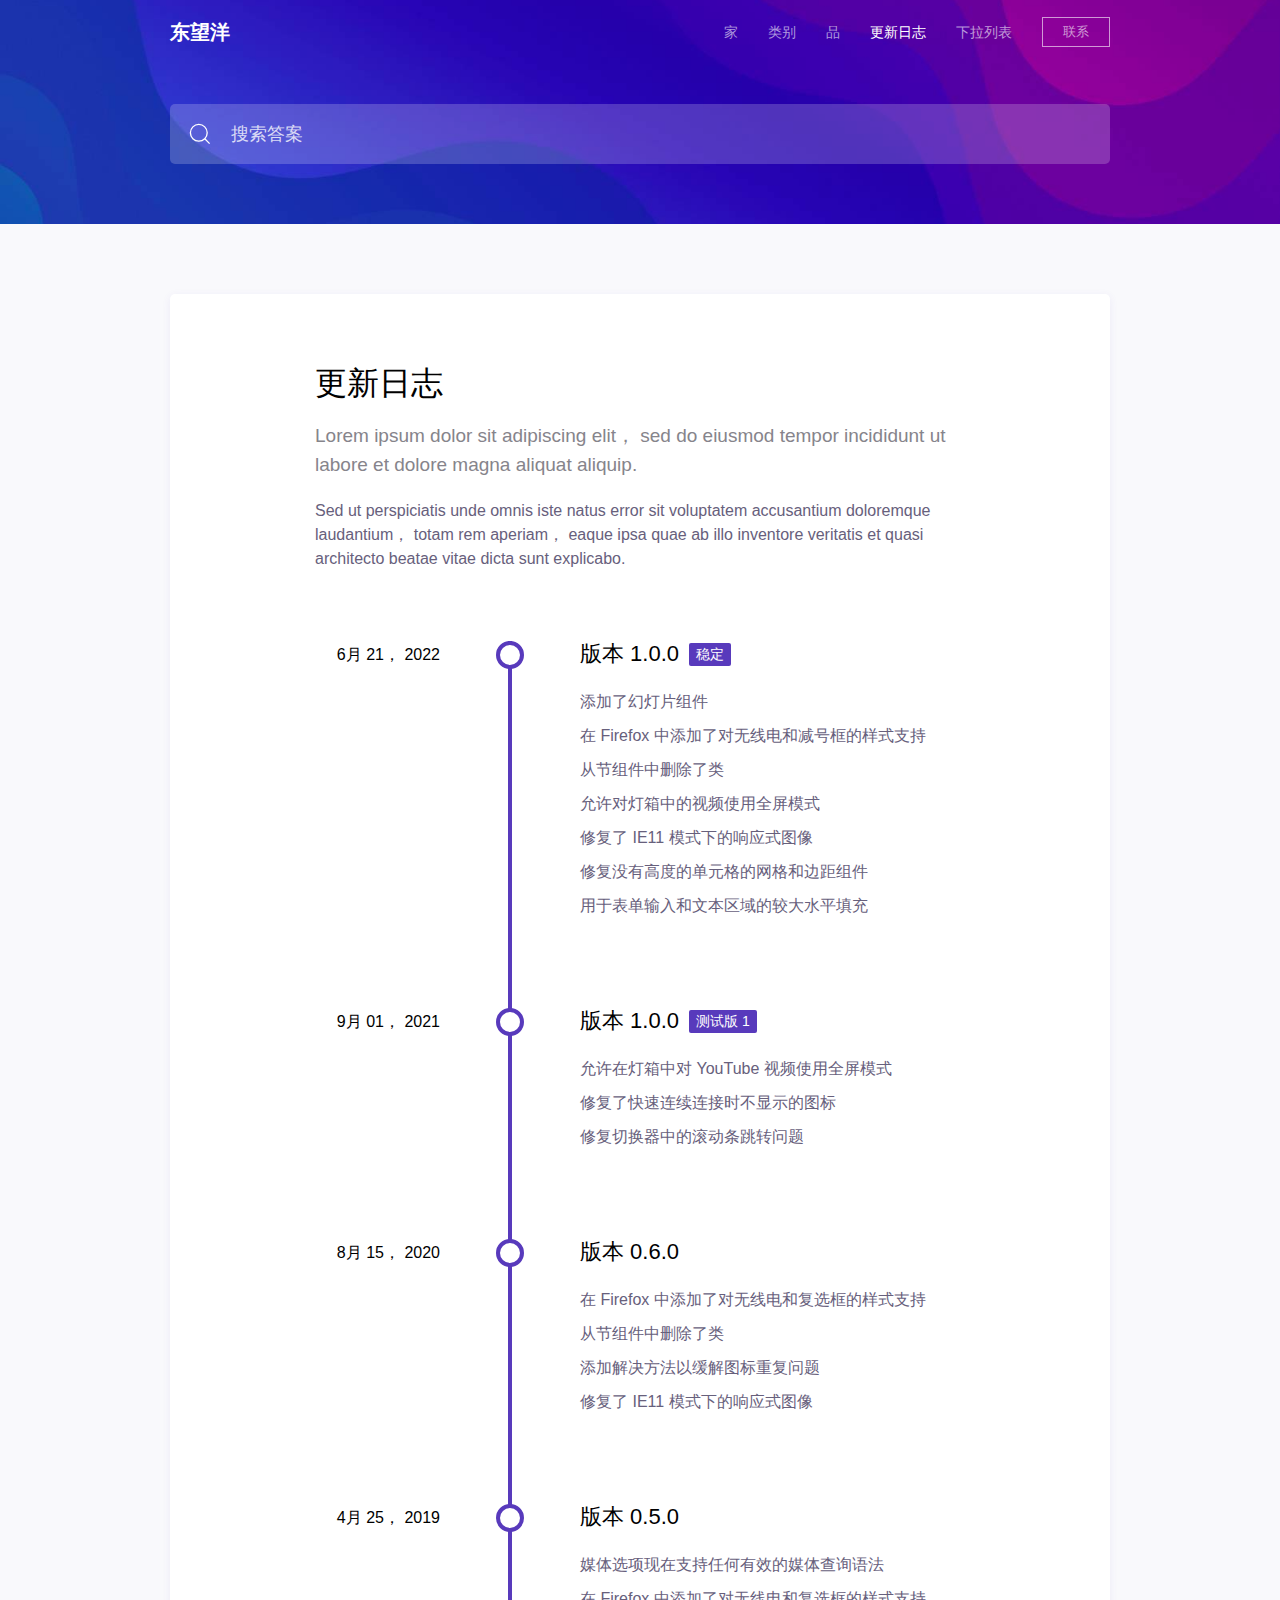
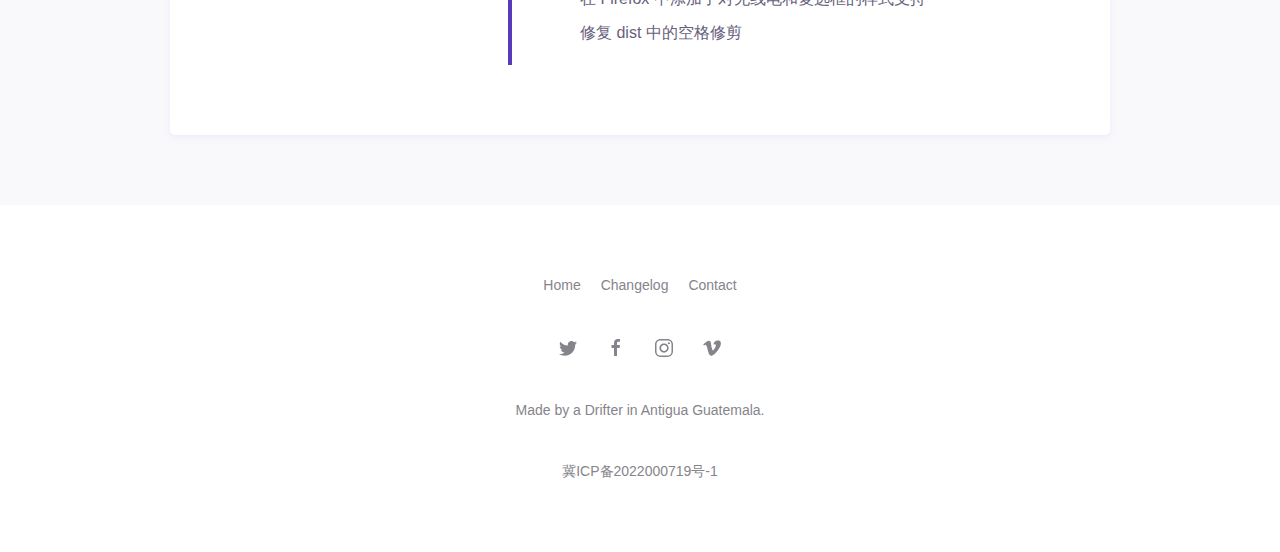
<file: changelog.html>
<!DOCTYPE html>
<!-- saved from url=(0071)./changelog.html -->
<html lang="en-gb" dir="ltr"><head><meta http-equiv="Content-Type" content="text/html; charset=UTF-8">
    
    <meta name="viewport" content="width=device-width, initial-scale=1">
    <title _msthash="149916" _msttexthash="30047017">更新日志 |文档模板</title>
    <link rel="stylesheet" href="./files/main.css">
    <script src="./files/uikit.js"></script>
</head>

<body>

<header class="uk-background-primary uk-background-norepeat uk-background-cover uk-background-center-center uk-light" style="background-image: url(files/header.jpg);">
	<nav class="uk-navbar-container">
	  <div class="uk-container">
	    <div data-uk-navbar="" class="uk-navbar">
	      <div class="uk-navbar-left">
	        <a class="uk-navbar-item uk-logo uk-visible@m" href="./index.html" _msthash="1342718" _msttexthash="7830771">东望洋</a>
	        <a class="uk-navbar-toggle uk-hidden@m" href="./changelog.html#offcanvas-docs" data-uk-toggle="" _msthidden="1"><span data-uk-navbar-toggle-icon="" class="uk-icon uk-navbar-toggle-icon"><svg width="20" height="20" viewBox="0 0 20 20" xmlns="http://www.w3.org/2000/svg" data-svg="navbar-toggle-icon"><rect y="9" width="20" height="2"></rect><rect y="3" width="20" height="2"></rect><rect y="15" width="20" height="2"></rect></svg></span> <span class="uk-margin-small-left" _msthash="1342835" _msttexthash="113997" _msthidden="1">Articles</span></a>
	      </div>
	      <div class="uk-navbar-center uk-hidden@m" _msthidden="1">
	        <a class="uk-navbar-item uk-logo" href="./index.html" _msthash="1342913" _msttexthash="43524" _msthidden="1">Guia</a>
	      </div>
	      <div class="uk-navbar-right">
	        <ul class="uk-navbar-nav uk-visible@m">
	          <li><a href="./index.html" _msthash="1944930" _msttexthash="2136498">家</a></li>
	          <li><a href="./index.html" _msthash="1945112" _msttexthash="5087537">类别</a></li>
	          <li><a href="./index.html" _msthash="1945294" _msttexthash="1974427">品</a></li>
	          <li class="uk-active"><a href="./changelog.html" _msthash="1945476" _msttexthash="11347219">更新日志</a></li>
	          <li>
	            <a href="./changelog.html#" aria-expanded="false" class="" _msthash="1945775" _msttexthash="11446500">下拉列表</a>
	            <div class="uk-navbar-dropdown uk-navbar-dropdown-bottom-right" style="left: 657px; top: 63px;" _msthidden="6">
	              <ul class="uk-navbar-dropdown-nav uk-nav-parent-icon uk-nav" data-uk-nav="" _msthidden="6">
	                <li _msthidden="1"><a href="./changelog.html#" _msthash="3136887" _msttexthash="92651" _msthidden="1">Page one</a></li>
	                <li _msthidden="1"><a href="./changelog.html#" _msthash="3137069" _msttexthash="96460" _msthidden="1">Page two</a></li>
	                <li _msthidden="1"><a href="./changelog.html#" _msthash="3137251" _msttexthash="132704" _msthidden="1">Page three</a></li>
	                <li class="uk-parent" _msthidden="3">
	                  <a href="./changelog.html#" _msthash="3137550" _msttexthash="77662" _msthidden="1">Parent</a>
	                  <ul class="uk-nav-sub" hidden="" aria-hidden="true" _msthidden="2">
	                    <li _msthidden="1"><a href="./changelog.html#" _msthash="4019379" _msttexthash="95602" _msthidden="1">Sub item</a></li>
	                    <li _msthidden="1"><a href="./changelog.html#" _msthash="4019561" _msttexthash="95602" _msthidden="1">Sub item</a></li>
	                  </ul>
	                </li>                
	              </ul>
	            </div>            
	          </li>
	          <li>
	            <div class="uk-navbar-item">
	              <a class="uk-button uk-button-small uk-button-primary-outline" href="./index.html" _msthash="2361840" _msttexthash="6317012">联系</a>
	            </div>
	          </li>
	        </ul>
	        <a class="uk-navbar-toggle uk-hidden@m" href="./changelog.html#offcanvas" data-uk-toggle="" _msthidden="1"><span data-uk-navbar-toggle-icon="" class="uk-icon uk-navbar-toggle-icon"><svg width="20" height="20" viewBox="0 0 20 20" xmlns="http://www.w3.org/2000/svg" data-svg="navbar-toggle-icon"><rect y="9" width="20" height="2"></rect><rect y="3" width="20" height="2"></rect><rect y="15" width="20" height="2"></rect></svg></span> <span class="uk-margin-small-left" _msthash="1343225" _msttexthash="45591" _msthidden="1">Menu</span></a>
	      </div>
	    </div>
	  </div>
	</nav>
	
	<div class="uk-section uk-section-small uk-section-hero uk-position-relative uk-scrollspy-inview uk-animation-slide-bottom-medium" data-uk-scrollspy="cls: uk-animation-slide-bottom-medium; repeat: true" style="">
		<div class="uk-container">
			<div class="hero-search uk-margin-bottom">
				<div class="uk-position-relative">
					<form class="uk-search uk-search-default uk-width-1-1" name="search-hero" onsubmit="return false;">
						<span data-uk-search-icon="ratio: 1.2" class="uk-icon uk-search-icon"><svg width="24" height="24" viewBox="0 0 20 20" xmlns="http://www.w3.org/2000/svg" data-svg="search-icon"><circle fill="none" stroke="#000" stroke-width="1.1" cx="9" cy="9" r="7"></circle><path fill="none" stroke="#000" stroke-width="1.1" d="M14,14 L18,18 L14,14 Z"></path></svg></span>
						<div class="awesomplete"><input id="search-hero" class="uk-search-input uk-form-large uk-border-rounded" type="search" placeholder="搜索答案" autocomplete="off" data-minchars="1" data-maxitems="30" aria-expanded="false" aria-owns="awesomplete_list_1" role="combobox" _mstplaceholder="12828088"><ul hidden="" role="listbox" id="awesomplete_list_1"></ul><span class="visually-hidden" role="status" aria-live="assertive" aria-atomic="true" _msthash="2383849" _msttexthash="55179007">键入 1 个或多个字符作为结果。</span></div>
					</form>
				</div>
			</div>
		</div>
	</div>
</header>

<div class="uk-section uk-section-muted">
  <div class="uk-container">
    <div class="uk-background-default uk-border-rounded uk-box-shadow-small">
      <div class="uk-container uk-container-xsmall uk-padding-large">
        <index class="uk-index">
          <h1 class="uk-index-title" _msthash="1446185" _msttexthash="11347219">更新日志</h1>
          <div class="uk-index-content">
            <p class="uk-text-lead uk-text-muted" _msthash="1755247" _msttexthash="40413061">Lorem ipsum dolor sit adipiscing elit， sed do eiusmod tempor incididunt ut labore et dolore magna aliquat aliquip.</p>
            <p _msthash="1755364" _msttexthash="193206754">Sed ut perspiciatis unde omnis iste natus error sit voluptatem accusantium doloremque laudantium， totam rem aperiam， eaque ipsa quae ab illo inventore veritatis et quasi architecto beatae vitae dicta sunt explicabo.</p>
            <div class="tm-timeline uk-margin-large-top">
              <div class="tm-timeline-entry">
                <div class="tm-timeline-time">
                  <h5 _msthash="3158831" _msttexthash="13332683">6月 21， 2022</h5>
                </div>
                <div class="tm-timeline-body">
                  <h3 class="uk-flex uk-flex-middle"><font _mstmutation="1" _msthash="3774212" _msttexthash="5443009">版本 1.0.0</font><span class="uk-label uk-margin-small-left" _msthash="3773198" _msttexthash="5285553">稳定</span>
                  </h3>
                  <ul class="uk-list">
                    <li _msthash="3599960" _msttexthash="28101242">添加了幻灯片组件</li>
                    <li _msthash="3600090" _msttexthash="130174057">在 Firefox 中添加了对无线电和减号框的样式支持</li>
                    <li _msthash="3600220" _msttexthash="34255910">从节组件中删除了类</li>
                    <li _msthash="3600350" _msttexthash="74204208">允许对灯箱中的视频使用全屏模式</li>
                    <li _msthash="3600480" _msttexthash="56554563">修复了 IE11 模式下的响应式图像</li>
                    <li _msthash="3600610" _msttexthash="101972273">修复没有高度的单元格的网格和边距组件</li>
                    <li _msthash="3600740" _msttexthash="92972152">用于表单输入和文本区域的较大水平填充</li>
                  </ul>
                </div>
              </div>
              <div class="tm-timeline-entry">
                <div class="tm-timeline-time">
                  <h5 _msthash="3159117" _msttexthash="12132588">9月 01， 2021</h5>
                </div>
                <div class="tm-timeline-body">
                  <h3 class="uk-flex uk-flex-middle"><font _mstmutation="1" _msthash="3774589" _msttexthash="5443009">版本 1.0.0</font><span class="uk-label uk-margin-small-left" _msthash="3773575" _msttexthash="9698299">测试版 1</span>
                  </h3>
                  <ul class="uk-list">
                    <li _msthash="3600311" _msttexthash="93148874">允许在灯箱中对 YouTube 视频使用全屏模式</li>
                    <li _msthash="3600441" _msttexthash="83186818">修复了快速连续连接时不显示的图标</li>
                    <li _msthash="3600571" _msttexthash="72465094">修复切换器中的滚动条跳转问题</li>
                  </ul>
                </div>
              </div>
              <div class="tm-timeline-entry">
                <div class="tm-timeline-time">
                  <h5 _msthash="3159403" _msttexthash="12133134">8月 15， 2020</h5>
                </div>
                <div class="tm-timeline-body">
                  <h3 class="uk-flex uk-flex-middle" _msthash="3159404" _msttexthash="5443750">版本 0.6.0</h3>
                  <ul class="uk-list">
                    <li _msthash="3600662" _msttexthash="135750355">在 Firefox 中添加了对无线电和复选框的样式支持</li>
                    <li _msthash="3600792" _msttexthash="34255910">从节组件中删除了类</li>
                    <li _msthash="3600922" _msttexthash="81424577">添加解决方法以缓解图标重复问题</li>
                    <li _msthash="3601052" _msttexthash="56554563">修复了 IE11 模式下的响应式图像</li>
                  </ul>
                </div>
              </div>
              <div class="tm-timeline-entry">
                <div class="tm-timeline-time">
                  <h5 _msthash="3159403" _msttexthash="12133134">4月 25， 2019</h5>
                </div>
                <div class="tm-timeline-body">
                  <h3 class="uk-flex uk-flex-middle" _msthash="3159690" _msttexthash="5443607">版本 0.5.0</h3>
                  <ul class="uk-list">
                    <li _msthash="3601013" _msttexthash="107990948">媒体选项现在支持任何有效的媒体查询语法</li>
                    <li _msthash="3601143" _msttexthash="135750355">在 Firefox 中添加了对无线电和复选框的样式支持</li>
                    <li _msthash="3601273" _msttexthash="34320234">修复 dist 中的空格修剪</li>
                  </ul>
                </div>
              </div>
            </div>
          </div>
        </index>
      </div>
    </div>
  </div>
</div>

<div id="offcanvas-docs" data-uk-offcanvas="overlay: true" class="uk-offcanvas" _msthidden="29">
  <div class="uk-offcanvas-bar" _msthidden="29">
    <button class="uk-offcanvas-close uk-icon uk-close" type="button" data-uk-close=""><svg width="14" height="14" viewBox="0 0 14 14" xmlns="http://www.w3.org/2000/svg" data-svg="close-icon"><line fill="none" stroke="#000" stroke-width="1.1" x1="1" y1="1" x2="13" y2="13"></line><line fill="none" stroke="#000" stroke-width="1.1" x1="13" y1="1" x2="1" y2="13"></line></svg></button>
    <h5 class="uk-margin-top" _msthash="586664" _msttexthash="256386" _msthidden="1">Getting Started</h5>
    <ul class="uk-nav uk-nav-default doc-nav" _msthidden="8">
      <li class="uk-active" _msthidden="1"><a href="./index.html" _msthash="966875" _msttexthash="238134" _msthidden="1">Template setup</a></li>
      <li _msthidden="1"><a href="./index.html" _msthash="967057" _msttexthash="292370" _msthidden="1">Basic theme setup</a></li>
      <li _msthidden="1"><a href="./index.html" _msthash="967239" _msttexthash="230256" _msthidden="1">Navigation bar</a></li>
      <li _msthidden="1"><a href="./index.html" _msthash="967421" _msttexthash="240487" _msthidden="1">Footer options</a></li>
      <li _msthidden="1"><a href="./index.html" _msthash="967603" _msttexthash="513695" _msthidden="1">Creating your first post</a></li>
      <li _msthidden="1"><a href="./index.html" _msthash="967785" _msttexthash="359541" _msthidden="1">Creating docs posts</a></li>
      <li _msthidden="1"><a href="./index.html" _msthash="967967" _msttexthash="321061" _msthidden="1">Enabling comments</a></li>
      <li _msthidden="1"><a href="./index.html" _msthash="968149" _msttexthash="284921" _msthidden="1">Google Analytics</a></li>
    </ul>
    <h5 class="uk-margin-top" _msthash="586924" _msttexthash="288340" _msthidden="1">Product Features</h5>
    <ul class="uk-nav uk-nav-default doc-nav" _msthidden="12">
      <li _msthidden="1"><a href="./index.html" _msthash="967369" _msttexthash="252473" _msthidden="1">Hero page header</a></li>
      <li _msthidden="1"><a href="./index.html" _msthash="967551" _msttexthash="463463" _msthidden="1">Category boxes section</a></li>
      <li _msthidden="1"><a href="./index.html" _msthash="967733" _msttexthash="420849" _msthidden="1">Fearured docs section</a></li>
      <li _msthidden="1"><a href="./index.html" _msthash="967915" _msttexthash="666341" _msthidden="1">Video lightbox boxes section</a></li>
      <li _msthidden="1"><a href="./index.html" _msthash="968097" _msttexthash="965198" _msthidden="1">Frequently asked questions section</a></li>
      <li _msthidden="1"><a href="./index.html" _msthash="968279" _msttexthash="386893" _msthidden="1">Team members section</a></li>
      <li _msthidden="1"><a href="./index.html" _msthash="968461" _msttexthash="422552" _msthidden="1">Call to action section</a></li>
      <li _msthidden="1"><a href="./index.html" _msthash="968643" _msttexthash="375609" _msthidden="1">Creating a changelog</a></li>
      <li _msthidden="1"><a href="./index.html" _msthash="968825" _msttexthash="182520" _msthidden="1">Contact form</a></li>
      <li _msthidden="1"><a href="./index.html" _msthash="1008527" _msttexthash="895089" _msthidden="1">Adding media to post and doc content</a></li>
      <li _msthidden="1"><a href="./index.html" _msthash="1008722" _msttexthash="753129" _msthidden="1">Adding table of contents to docs</a></li>
      <li _msthidden="1"><a href="./index.html" _msthash="1008917" _msttexthash="501553" _msthidden="1">Adding alerts to content</a></li>
    </ul>
    <h5 class="uk-margin-top" _msthash="587184" _msttexthash="239018" _msthidden="1">Customization</h5>
    <ul class="uk-nav uk-nav-default doc-nav" _msthidden="4">
      <li _msthidden="1"><a href="./index.html" _msthash="967863" _msttexthash="183820" _msthidden="1">Translation</a></li>
      <li _msthidden="1"><a href="./index.html" _msthash="968045" _msttexthash="239018" _msthidden="1">Customization</a></li>
      <li _msthidden="1"><a href="./index.html" _msthash="968227" _msttexthash="183365" _msthidden="1">Development</a></li>
      <li _msthidden="1"><a href="./index.html" _msthash="968409" _msttexthash="352586" _msthidden="1">Sources and credits</a></li>
    </ul>
    <h5 class="uk-margin-top" _msthash="587444" _msttexthash="44252" _msthidden="1">Help</h5>
    <ul class="uk-nav uk-nav-default doc-nav" _msthidden="1">
      <li _msthidden="1"><a href="./index.html" _msthash="968357" _msttexthash="363662" _msthidden="1">Contacting support</a></li>
    </ul>
  </div>
</div>

<div id="offcanvas" data-uk-offcanvas="flip: true; overlay: true" class="uk-offcanvas" _msthidden="7">
  <div class="uk-offcanvas-bar" _msthidden="7">
    <a class="uk-logo" href="./index.html" _msthash="272246" _msttexthash="43524" _msthidden="1">Guia</a>
    <button class="uk-offcanvas-close uk-icon uk-close" type="button" data-uk-close=""><svg width="14" height="14" viewBox="0 0 14 14" xmlns="http://www.w3.org/2000/svg" data-svg="close-icon"><line fill="none" stroke="#000" stroke-width="1.1" x1="1" y1="1" x2="13" y2="13"></line><line fill="none" stroke="#000" stroke-width="1.1" x1="13" y1="1" x2="1" y2="13"></line></svg></button>
    <ul class="uk-nav uk-nav-primary uk-nav-offcanvas uk-margin-top uk-text-center" _msthidden="6">
      <li _msthidden="1"><a href="./index.html" _msthash="733135" _msttexthash="43979" _msthidden="1">Home</a></li>
      <li _msthidden="1"><a href="./index.html" _msthash="733317" _msttexthash="116220" _msthidden="1">Category</a></li>
      <li _msthidden="1"><a href="./index.html" _msthash="733499" _msttexthash="93067" _msthidden="1">Article</a></li>
      <li class="uk-active" _msthidden="1"><a href="./changelog.html" _msthash="733681" _msttexthash="131586" _msthidden="1">Changelog</a></li>
      <li _msthidden="1"><a href="./index.html" _msthash="733863" _msttexthash="94510" _msthidden="1">Contact</a></li>
      <li _msthidden="1">
        <div class="uk-navbar-item" _msthidden="1"><a class="uk-button uk-button-primary" href="./index.html" _msthash="1000558" _msttexthash="94510" _msthidden="1">Contact</a></div>
      </li>
    </ul>
    <div class="uk-margin-top uk-text-center">
      <div data-uk-grid="" class="uk-child-width-auto uk-grid-small uk-flex-center uk-grid uk-grid-stack">
        <div>
          <a href="#" data-uk-icon="icon: twitter" class="uk-icon-link uk-icon" target="_blank"><svg width="20" height="20" viewBox="0 0 20 20" xmlns="http://www.w3.org/2000/svg" data-svg="twitter"><path d="M19,4.74 C18.339,5.029 17.626,5.229 16.881,5.32 C17.644,4.86 18.227,4.139 18.503,3.28 C17.79,3.7 17.001,4.009 16.159,4.17 C15.485,3.45 14.526,3 13.464,3 C11.423,3 9.771,4.66 9.771,6.7 C9.771,6.99 9.804,7.269 9.868,7.539 C6.795,7.38 4.076,5.919 2.254,3.679 C1.936,4.219 1.754,4.86 1.754,5.539 C1.754,6.82 2.405,7.95 3.397,8.61 C2.79,8.589 2.22,8.429 1.723,8.149 L1.723,8.189 C1.723,9.978 2.997,11.478 4.686,11.82 C4.376,11.899 4.049,11.939 3.713,11.939 C3.475,11.939 3.245,11.919 3.018,11.88 C3.49,13.349 4.852,14.419 6.469,14.449 C5.205,15.429 3.612,16.019 1.882,16.019 C1.583,16.019 1.29,16.009 1,15.969 C2.635,17.019 4.576,17.629 6.662,17.629 C13.454,17.629 17.17,12 17.17,7.129 C17.17,6.969 17.166,6.809 17.157,6.649 C17.879,6.129 18.504,5.478 19,4.74"></path></svg></a>
        </div>
        <div>
          <a href="#" data-uk-icon="icon: facebook" class="uk-icon-link uk-icon" target="_blank"><svg width="20" height="20" viewBox="0 0 20 20" xmlns="http://www.w3.org/2000/svg" data-svg="facebook"><path d="M11,10h2.6l0.4-3H11V5.3c0-0.9,0.2-1.5,1.5-1.5H14V1.1c-0.3,0-1-0.1-2.1-0.1C9.6,1,8,2.4,8,5v2H5.5v3H8v8h3V10z"></path></svg></a>
        </div>
        <div>
          <a href="#" data-uk-icon="icon: instagram" class="uk-icon-link uk-icon" target="_blank"><svg width="20" height="20" viewBox="0 0 20 20" xmlns="http://www.w3.org/2000/svg" data-svg="instagram"><path d="M13.55,1H6.46C3.45,1,1,3.44,1,6.44v7.12c0,3,2.45,5.44,5.46,5.44h7.08c3.02,0,5.46-2.44,5.46-5.44V6.44 C19.01,3.44,16.56,1,13.55,1z M17.5,14c0,1.93-1.57,3.5-3.5,3.5H6c-1.93,0-3.5-1.57-3.5-3.5V6c0-1.93,1.57-3.5,3.5-3.5h8 c1.93,0,3.5,1.57,3.5,3.5V14z"></path><circle cx="14.87" cy="5.26" r="1.09"></circle><path d="M10.03,5.45c-2.55,0-4.63,2.06-4.63,4.6c0,2.55,2.07,4.61,4.63,4.61c2.56,0,4.63-2.061,4.63-4.61 C14.65,7.51,12.58,5.45,10.03,5.45L10.03,5.45L10.03,5.45z M10.08,13c-1.66,0-3-1.34-3-2.99c0-1.65,1.34-2.99,3-2.99s3,1.34,3,2.99 C13.08,11.66,11.74,13,10.08,13L10.08,13L10.08,13z"></path></svg></a>
        </div>
        <div>
          <a href="#" data-uk-icon="icon: vimeo" class="uk-icon-link uk-icon" target="_blank"><svg width="20" height="20" viewBox="0 0 20 20" xmlns="http://www.w3.org/2000/svg" data-svg="vimeo"><path d="M2.065,7.59C1.84,7.367,1.654,7.082,1.468,6.838c-0.332-0.42-0.137-0.411,0.274-0.772c1.026-0.91,2.004-1.896,3.127-2.688 c1.017-0.713,2.365-1.173,3.286-0.039c0.849,1.045,0.869,2.629,1.084,3.891c0.215,1.309,0.421,2.648,0.88,3.901 c0.127,0.352,0.37,1.018,0.81,1.074c0.567,0.078,1.145-0.917,1.408-1.289c0.684-0.987,1.611-2.317,1.494-3.587 c-0.115-1.349-1.572-1.095-2.482-0.773c0.146-1.514,1.555-3.216,2.912-3.792c1.439-0.597,3.579-0.587,4.302,1.036 c0.772,1.759,0.078,3.802-0.763,5.396c-0.918,1.731-2.1,3.333-3.363,4.829c-1.114,1.329-2.432,2.787-4.093,3.422 c-1.897,0.723-3.021-0.686-3.667-2.318c-0.705-1.777-1.056-3.771-1.565-5.621C4.898,8.726,4.644,7.836,4.136,7.191 C3.473,6.358,2.72,7.141,2.065,7.59C1.977,7.502,2.115,7.551,2.065,7.59L2.065,7.59z"></path></svg></a>
        </div>
      </div>
    </div>
  </div>
</div>

<footer class="uk-section uk-text-center uk-text-muted">
	<div class="uk-container uk-container-small">
		<div>
			<ul class="uk-subnav uk-flex-center">
				<li><a href="./index.html" _msthash="1246492" _msttexthash="43979">Home</a></li>
				<li><a href="./changelog.html" _msthash="1246674" _msttexthash="131586">Changelog</a></li>
				<li><a href="./index.html" _msthash="1246856" _msttexthash="94510">Contact</a></li>
			</ul>
		</div>
		<div class="uk-margin-medium">
			<div data-uk-grid="" class="uk-child-width-auto uk-grid-small uk-flex-center uk-grid">
				<div class="uk-first-column">
					<a href="#" data-uk-icon="icon: twitter" class="uk-icon-link uk-icon" target="_blank"><svg width="20" height="20" viewBox="0 0 20 20" xmlns="http://www.w3.org/2000/svg" data-svg="twitter"><path d="M19,4.74 C18.339,5.029 17.626,5.229 16.881,5.32 C17.644,4.86 18.227,4.139 18.503,3.28 C17.79,3.7 17.001,4.009 16.159,4.17 C15.485,3.45 14.526,3 13.464,3 C11.423,3 9.771,4.66 9.771,6.7 C9.771,6.99 9.804,7.269 9.868,7.539 C6.795,7.38 4.076,5.919 2.254,3.679 C1.936,4.219 1.754,4.86 1.754,5.539 C1.754,6.82 2.405,7.95 3.397,8.61 C2.79,8.589 2.22,8.429 1.723,8.149 L1.723,8.189 C1.723,9.978 2.997,11.478 4.686,11.82 C4.376,11.899 4.049,11.939 3.713,11.939 C3.475,11.939 3.245,11.919 3.018,11.88 C3.49,13.349 4.852,14.419 6.469,14.449 C5.205,15.429 3.612,16.019 1.882,16.019 C1.583,16.019 1.29,16.009 1,15.969 C2.635,17.019 4.576,17.629 6.662,17.629 C13.454,17.629 17.17,12 17.17,7.129 C17.17,6.969 17.166,6.809 17.157,6.649 C17.879,6.129 18.504,5.478 19,4.74"></path></svg></a>
				</div>
				<div>
					<a href="#" data-uk-icon="icon: facebook" class="uk-icon-link uk-icon" target="_blank"><svg width="20" height="20" viewBox="0 0 20 20" xmlns="http://www.w3.org/2000/svg" data-svg="facebook"><path d="M11,10h2.6l0.4-3H11V5.3c0-0.9,0.2-1.5,1.5-1.5H14V1.1c-0.3,0-1-0.1-2.1-0.1C9.6,1,8,2.4,8,5v2H5.5v3H8v8h3V10z"></path></svg></a>
				</div>
				<div>
					<a href="#" data-uk-icon="icon: instagram" class="uk-icon-link uk-icon" target="_blank"><svg width="20" height="20" viewBox="0 0 20 20" xmlns="http://www.w3.org/2000/svg" data-svg="instagram"><path d="M13.55,1H6.46C3.45,1,1,3.44,1,6.44v7.12c0,3,2.45,5.44,5.46,5.44h7.08c3.02,0,5.46-2.44,5.46-5.44V6.44 C19.01,3.44,16.56,1,13.55,1z M17.5,14c0,1.93-1.57,3.5-3.5,3.5H6c-1.93,0-3.5-1.57-3.5-3.5V6c0-1.93,1.57-3.5,3.5-3.5h8 c1.93,0,3.5,1.57,3.5,3.5V14z"></path><circle cx="14.87" cy="5.26" r="1.09"></circle><path d="M10.03,5.45c-2.55,0-4.63,2.06-4.63,4.6c0,2.55,2.07,4.61,4.63,4.61c2.56,0,4.63-2.061,4.63-4.61 C14.65,7.51,12.58,5.45,10.03,5.45L10.03,5.45L10.03,5.45z M10.08,13c-1.66,0-3-1.34-3-2.99c0-1.65,1.34-2.99,3-2.99s3,1.34,3,2.99 C13.08,11.66,11.74,13,10.08,13L10.08,13L10.08,13z"></path></svg></a>
				</div>
				<div>
					<a href="#" data-uk-icon="icon: vimeo" class="uk-icon-link uk-icon" target="_blank"><svg width="20" height="20" viewBox="0 0 20 20" xmlns="http://www.w3.org/2000/svg" data-svg="vimeo"><path d="M2.065,7.59C1.84,7.367,1.654,7.082,1.468,6.838c-0.332-0.42-0.137-0.411,0.274-0.772c1.026-0.91,2.004-1.896,3.127-2.688 c1.017-0.713,2.365-1.173,3.286-0.039c0.849,1.045,0.869,2.629,1.084,3.891c0.215,1.309,0.421,2.648,0.88,3.901 c0.127,0.352,0.37,1.018,0.81,1.074c0.567,0.078,1.145-0.917,1.408-1.289c0.684-0.987,1.611-2.317,1.494-3.587 c-0.115-1.349-1.572-1.095-2.482-0.773c0.146-1.514,1.555-3.216,2.912-3.792c1.439-0.597,3.579-0.587,4.302,1.036 c0.772,1.759,0.078,3.802-0.763,5.396c-0.918,1.731-2.1,3.333-3.363,4.829c-1.114,1.329-2.432,2.787-4.093,3.422 c-1.897,0.723-3.021-0.686-3.667-2.318c-0.705-1.777-1.056-3.771-1.565-5.621C4.898,8.726,4.644,7.836,4.136,7.191 C3.473,6.358,2.72,7.141,2.065,7.59C1.977,7.502,2.115,7.551,2.065,7.59L2.065,7.59z"></path></svg></a>
				</div>
			</div>
		</div>
		<div class="uk-margin-medium uk-text-small uk-link-muted" _msthash="617006" _msttexthash="982085">Made by a <a href="">Drifter</a> in Antigua Guatemala.</div>
		<div class="uk-margin-medium uk-text-small uk-link-muted" _msthash="617682" _msttexthash="73560877"> <a href="http://beian.miit.gov.cn/" _istranslated="1">冀ICP备2022000719号-1	</a> </div>
	</div>
</footer>

<script src="./files/awesomplete.js"></script>
<script src="./files/custom.js"></script>




</body></html>
</file>
<file: files/main.css>
@charset "UTF-8";html {font-family: "Muli", sans-serif;font-size: 16px;font-weight: 300;line-height: 1.5;-webkit-text-size-adjust: 100%;background: #fff;color: #67607c;}body {margin: 0;}a:active, a:hover {outline: none;}a, .uk-link {color: #583ABC;text-decoration: none;cursor: pointer;}a:hover, .uk-link:hover, .uk-link-toggle:hover .uk-link, .uk-link-toggle:focus .uk-link {color: #583ABC;text-decoration: underline;}abbr[title] {text-decoration: underline dotted;-webkit-text-decoration-style: dotted;}b, strong {font-weight: bolder;}:not(pre) > code, :not(pre) > kbd, :not(pre) > samp {font-family: Menlo, Monaco, Lucida Console, Liberation Mono, DejaVu Sans Mono, Bitstream Vera Sans Mono, Courier New, monospace, serif;font-size: 0.875rem;color: #6553a3;white-space: nowrap;padding: 2px 6px;background: #f9f9fc;}em {color: #f0506e;}ins {background: #ffd;color: #67607c;text-decoration: none;}mark {background: #ffd;color: #67607c;}q {font-style: italic;}small {font-size: 80%;}sub, sup {font-size: 75%;line-height: 0;position: relative;vertical-align: baseline;}sup {top: -0.5em;}sub {bottom: -0.25em;}audio, canvas, iframe, img, svg, video {vertical-align: middle;}canvas, img, video {max-width: 100%;height: auto;box-sizing: border-box;}@supports (display: block) {svg {max-width: 100%;height: auto;box-sizing: border-box;}}svg:not(:root) {overflow: hidden;}img:not([src]) {min-width: 1px;visibility: hidden;}iframe {border: 0;}p, ul, ol, dl, pre, address, fieldset, figure {margin: 0 0 20px 0;}* + p, * + ul, * + ol, * + dl, * + pre, * + address, * + fieldset, * + figure {margin-top: 20px;}h1, .uk-h1, h2, .uk-h2, h3, .uk-h3, h4, .uk-h4, h5, .uk-h5, h6, .uk-h6, .uk-heading-small, .uk-heading-medium, .uk-heading-large, .uk-heading-xlarge, .uk-heading-2xlarge {margin: 0 0 20px 0;font-family: "Muli", sans-serif;font-weight: 500;color: #000;text-transform: none;}* + h1, * + .uk-h1, * + h2, * + .uk-h2, * + h3, * + .uk-h3, * + h4, * + .uk-h4, * + h5, * + .uk-h5, * + h6, * + .uk-h6, * + .uk-heading-small, * + .uk-heading-medium, * + .uk-heading-large, * + .uk-heading-xlarge, * + .uk-heading-2xlarge {margin-top: 40px;}h1, .uk-h1 {font-size: 1.7rem;line-height: 1.2;}h2, .uk-h2 {font-size: 1.540625rem;line-height: 1.3;}h3, .uk-h3 {font-size: 1.375rem;line-height: 1.4;}h4, .uk-h4 {font-size: 1.125rem;line-height: 1.4;}h5, .uk-h5 {font-size: 16px;line-height: 1.4;}h6, .uk-h6 {font-size: 0.875rem;line-height: 1.4;}@media (min-width: 960px) {h1, .uk-h1 {font-size: 2rem;}h2, .uk-h2 {font-size: 1.8125rem;}}ul, ol {padding-left: 30px;}ul > li > ul, ul > li > ol, ol > li > ol, ol > li > ul {margin: 0;}dt {font-weight: bold;}dd {margin-left: 0;}hr, .uk-hr {overflow: visible;text-align: inherit;margin: 0 0 20px 0;border: 0;border-top: 1px solid #dad4ee;}* + hr, * + .uk-hr {margin-top: 20px;}address {font-style: normal;}blockquote {margin: 0 0 20px 0;font-size: 1.125rem;line-height: 1.5;font-style: italic;color: #333;}* + blockquote {margin-top: 20px;}blockquote p:last-of-type {margin-bottom: 0;}blockquote footer {margin-top: 10px;font-size: 0.875rem;line-height: 1.5;color: #67607c;}blockquote footer::before {content: "— ";}pre {font: 0.875rem / 1.65 Menlo, Monaco, Lucida Console, Liberation Mono, DejaVu Sans Mono, Bitstream Vera Sans Mono, Courier New, monospace, serif;color: #6553a3;-moz-tab-size: 4;tab-size: 4;overflow: auto;padding: 10px;border: 1px solid #dad4ee;border-radius: 3px;background: #fff;}pre code {font-family: Menlo, Monaco, Lucida Console, Liberation Mono, DejaVu Sans Mono, Bitstream Vera Sans Mono, Courier New, monospace, serif;}::selection {background: #39f;color: #fff;text-shadow: none;}details, main {display: block;}summary {display: list-item;}template {display: none;}.uk-breakpoint-s::before {content: "640px";}.uk-breakpoint-m::before {content: "960px";}.uk-breakpoint-l::before {content: "1200px";}.uk-breakpoint-xl::before {content: "1600px";}:root {--uk-breakpoint-s: 640px;--uk-breakpoint-m: 960px;--uk-breakpoint-l: 1200px;--uk-breakpoint-xl: 1600px;}a.uk-link-muted, .uk-link-muted a {color: #86848b;}a.uk-link-muted:hover, .uk-link-muted a:hover, .uk-link-toggle:hover .uk-link-muted, .uk-link-toggle:focus .uk-link-muted {color: #67607c;}a.uk-link-text, .uk-link-text a {color: inherit;}a.uk-link-text:hover, .uk-link-text a:hover, .uk-link-toggle:hover .uk-link-text, .uk-link-toggle:focus .uk-link-text {color: #86848b;}a.uk-link-heading, .uk-link-heading a {color: inherit;}a.uk-link-heading:hover, .uk-link-heading a:hover, .uk-link-toggle:hover .uk-link-heading, .uk-link-toggle:focus .uk-link-heading {color: #583ABC;text-decoration: none;}a.uk-link-reset, .uk-link-reset a {color: inherit !important;text-decoration: none !important;}.uk-link-toggle {color: inherit !important;text-decoration: none !important;}.uk-link-toggle:focus {outline: none;}.uk-heading-small {font-size: 2.6rem;line-height: 1.2;}.uk-heading-medium {font-size: 2.8875rem;line-height: 1.1;}.uk-heading-large {font-size: 3.4rem;line-height: 1.1;}.uk-heading-xlarge {font-size: 4rem;line-height: 1;}.uk-heading-2xlarge {font-size: 6rem;line-height: 1;}@media (min-width: 960px) {.uk-heading-small {font-size: 3.25rem;}.uk-heading-medium {font-size: 3.5rem;}.uk-heading-large {font-size: 4rem;}.uk-heading-xlarge {font-size: 6rem;}.uk-heading-2xlarge {font-size: 8rem;}}@media (min-width: 1200px) {.uk-heading-medium {font-size: 4rem;}.uk-heading-large {font-size: 6rem;}.uk-heading-xlarge {font-size: 8rem;}.uk-heading-2xlarge {font-size: 11rem;}}.uk-heading-divider {padding-bottom: calc(5px + 0.1em);border-bottom: calc(0.2px + 0.05em) solid #dad4ee;}.uk-heading-bullet {position: relative;}.uk-heading-bullet::before {content: "";display: inline-block;position: relative;top: calc(-0.1 * 1em);vertical-align: middle;height: calc(4px + 0.7em);margin-right: calc(5px + 0.2em);border-left: calc(5px + 0.1em) solid #dad4ee;}.uk-heading-line {overflow: hidden;}.uk-heading-line > * {display: inline-block;position: relative;}.uk-heading-line > ::before, .uk-heading-line > ::after {content: "";position: absolute;top: calc(50% - (calc(0.2px + 0.05em) / 2));width: 2000px;border-bottom: calc(0.2px + 0.05em) solid #dad4ee;}.uk-heading-line > ::before {right: 100%;margin-right: calc(5px + 0.3em);}.uk-heading-line > ::after {left: 100%;margin-left: calc(5px + 0.3em);}[class*='uk-divider'] {border: none;margin-bottom: 20px;}* + [class*='uk-divider'] {margin-top: 20px;}.uk-divider-icon {position: relative;height: 20px;background-image: url("data:image/svg+xml;charset=UTF-8,%3Csvg%20width%3D%2220%22%20height%3D%2220%22%20viewBox%3D%220%200%2020%2020%22%20xmlns%3D%22http%3A%2F%2Fwww.w3.org%2F2000%2Fsvg%22%3E%0A%20%20%20%20%3Ccircle%20fill%3D%22none%22%20stroke%3D%22%23dad4ee%22%20stroke-width%3D%222%22%20cx%3D%2210%22%20cy%3D%2210%22%20r%3D%227%22%20%2F%3E%0A%3C%2Fsvg%3E%0A");background-repeat: no-repeat;background-position: 50% 50%;}.uk-divider-icon::before, .uk-divider-icon::after {content: "";position: absolute;top: 50%;max-width: calc(50% - (50px / 2));border-bottom: 1px solid #dad4ee;}.uk-divider-icon::before {right: calc(50% + (50px / 2));width: 100%;}.uk-divider-icon::after {left: calc(50% + (50px / 2));width: 100%;}.uk-divider-small {line-height: 0;}.uk-divider-small::after {content: "";display: inline-block;width: 100px;max-width: 100%;border-top: 1px solid #dad4ee;vertical-align: top;}.uk-divider-vertical {width: 1px;height: 100px;margin-left: auto;margin-right: auto;border-left: 1px solid #dad4ee;}.uk-list {padding: 0;list-style: none;}.uk-list > li::before, .uk-list > li::after {content: "";display: table;}.uk-list > li::after {clear: both;}.uk-list > li > :last-child {margin-bottom: 0;}.uk-list ul {margin: 0;padding-left: 30px;list-style: none;}.uk-list > li:nth-child(n+2), .uk-list > li > ul {margin-top: 10px;}.uk-list-divider > li:nth-child(n+2) {margin-top: 12px;padding-top: 12px;border-top: 1px solid #dad4ee;}.uk-list-striped > li {padding: 10px 10px;}.uk-list-striped > li:nth-of-type(odd) {border-top: 1px solid #dad4ee;border-bottom: 1px solid #dad4ee;}.uk-list-striped > li:nth-of-type(odd) {background: #f9f9fc;}.uk-list-striped > li:nth-child(n+2) {margin-top: 0;}.uk-list-bullet > li {position: relative;padding-left: calc(1.5em + 10px);}.uk-list-bullet > li::before {content: "";position: absolute;top: 0;left: 0;width: 1.5em;height: 1.5em;background-image: url("data:image/svg+xml;charset=UTF-8,%3Csvg%20width%3D%226%22%20height%3D%226%22%20viewBox%3D%220%200%206%206%22%20xmlns%3D%22http%3A%2F%2Fwww.w3.org%2F2000%2Fsvg%22%3E%0A%20%20%20%20%3Ccircle%20fill%3D%22%2367607c%22%20cx%3D%223%22%20cy%3D%223%22%20r%3D%223%22%20%2F%3E%0A%3C%2Fsvg%3E");background-repeat: no-repeat;background-position: 50% 50%;display: block;}.uk-list-large > li:nth-child(n+2), .uk-list-large > li > ul {margin-top: 20px;}.uk-list-large.uk-list-divider > li:nth-child(n+2) {margin-top: 20px;padding-top: 20px;}.uk-list-large.uk-list-striped > li {padding: 20px 10px;}.uk-list-large.uk-list-striped > li:nth-of-type(odd) {border-top: 1px solid #dad4ee;border-bottom: 1px solid #dad4ee;}.uk-list-large.uk-list-striped > li:nth-child(n+2) {margin-top: 0;}.uk-list-category {width: 100%;}.uk-list-category > li {line-height: 1.4em;}.uk-list-category > li a {margin-right: 20px;display: block;position: relative;}.uk-list-category > li:first-child {padding-top: 12px;border-top: 1px solid #dad4ee;}.uk-list-category > li a::after {position: absolute;right: -25px;top: calc(50% - 11px);content: "";width: 1.4em;height: 1.4em;background-image: url("data:image/svg+xml;charset=UTF-8,%3Csvg%20width%3D%2220%22%20height%3D%2220%22%20viewBox%3D%220%200%2020%2020%22%20xmlns%3D%22http%3A//www.w3.org/2000/svg%22%3E%0A%20%20%20%20%3Cpolyline%20fill%3D%22none%22%20stroke%3D%22%23bbb%22%20stroke-width%3D%221.03%22%20points%3D%227%204%2013%2010%207%2016%22%3E%3C/polyline%3E%0A%3C/svg%3E");background-repeat: no-repeat;background-position: 50% 50%;}.uk-list-category > li:last-child a::after {display: none;}.uk-description-list > dt {color: #333;font-size: 0.875rem;font-weight: normal;text-transform: uppercase;}.uk-description-list > dt:nth-child(n+2) {margin-top: 20px;}.uk-description-list-divider > dt:nth-child(n+2) {margin-top: 20px;padding-top: 20px;border-top: 1px solid #dad4ee;}.uk-table {border-collapse: collapse;border-spacing: 0;width: 100%;margin-bottom: 20px;}* + .uk-table {margin-top: 20px;}.uk-table th {padding: 16px 12px;text-align: left;vertical-align: bottom;font-size: 0.875rem;font-weight: normal;color: #86848b;text-transform: uppercase;}.uk-table td {padding: 16px 12px;vertical-align: top;}.uk-table td > :last-child {margin-bottom: 0;}.uk-table tfoot {font-size: 0.875rem;}.uk-table caption {font-size: 0.875rem;text-align: left;color: #86848b;}.uk-table-middle, .uk-table-middle td {vertical-align: middle !important;}.uk-table-divider > tr:not(:first-child), .uk-table-divider > :not(:first-child) > tr, .uk-table-divider > :first-child > tr:not(:first-child) {border-top: 1px solid #dad4ee;}.uk-table-striped > tr:nth-of-type(odd), .uk-table-striped tbody tr:nth-of-type(odd) {background: #f9f9fc;border-top: 1px solid #dad4ee;border-bottom: 1px solid #dad4ee;}.uk-table-hover > tr:hover, .uk-table-hover tbody tr:hover {background: #ffd;}.uk-table > tr.uk-active, .uk-table tbody tr.uk-active {background: #ffd;}.uk-table-small th, .uk-table-small td {padding: 10px 12px;}.uk-table-large th, .uk-table-large td {padding: 22px 12px;}.uk-table-justify th:first-child, .uk-table-justify td:first-child {padding-left: 0;}.uk-table-justify th:last-child, .uk-table-justify td:last-child {padding-right: 0;}.uk-table-shrink {width: 1px;}.uk-table-expand {min-width: 150px;}.uk-table-link {padding: 0 !important;}.uk-table-link > a {display: block;padding: 16px 12px;}.uk-table-small .uk-table-link > a {padding: 10px 12px;}@media (max-width: 959px) {.uk-table-responsive, .uk-table-responsive tbody, .uk-table-responsive th, .uk-table-responsive td, .uk-table-responsive tr {display: block;}.uk-table-responsive thead {display: none;}.uk-table-responsive th, .uk-table-responsive td {width: auto !important;max-width: none !important;min-width: 0 !important;overflow: visible !important;white-space: normal !important;}.uk-table-responsive th:not(:first-child):not(.uk-table-link), .uk-table-responsive td:not(:first-child):not(.uk-table-link), .uk-table-responsive .uk-table-link:not(:first-child) > a {padding-top: 5px !important;}.uk-table-responsive th:not(:last-child):not(.uk-table-link), .uk-table-responsive td:not(:last-child):not(.uk-table-link), .uk-table-responsive .uk-table-link:not(:last-child) > a {padding-bottom: 5px !important;}.uk-table-justify.uk-table-responsive th, .uk-table-justify.uk-table-responsive td {padding-left: 0;padding-right: 0;}}.uk-table tbody tr {transition: background-color 0.1s linear;}.uk-icon {margin: 0;border: none;border-radius: 0;overflow: visible;font: inherit;color: inherit;text-transform: none;padding: 0;background-color: transparent;display: inline-block;fill: currentcolor;line-height: 0;}button.uk-icon:not(:disabled) {cursor: pointer;}.uk-icon::-moz-focus-inner {border: 0;padding: 0;}.uk-icon:not(.uk-preserve) [fill*='#']:not(.uk-preserve) {fill: currentcolor;}.uk-icon:not(.uk-preserve) [stroke*='#']:not(.uk-preserve) {stroke: currentcolor;}.uk-icon > * {transform: translate(0, 0);}.uk-icon-image {width: 20px;height: 20px;background-position: 50% 50%;background-repeat: no-repeat;background-size: contain;vertical-align: middle;}.uk-icon-link {color: #86848b;}.uk-icon-link:hover, .uk-icon-link:focus {color: #67607c;outline: none;}.uk-icon-link:active, .uk-active > .uk-icon-link {color: #5b556e;}.uk-icon-button {box-sizing: border-box;width: 36px;height: 36px;border-radius: 500px;background: #f9f9fc;color: #86848b;vertical-align: middle;display: inline-flex;justify-content: center;align-items: center;transition: 0.1s ease-in-out;transition-property: color, background-color;}.uk-icon-button:hover, .uk-icon-button:focus {background-color: #eae6f5;color: #67607c;outline: none;}.uk-icon-button:active, .uk-active > .uk-icon-button {background-color: #dad4ee;color: #67607c;}.uk-range {box-sizing: border-box;margin: 0;vertical-align: middle;max-width: 100%;width: 100%;-webkit-appearance: none;background: transparent;padding: 0;}.uk-range:focus {outline: none;}.uk-range::-moz-focus-outer {border: none;}.uk-range::-ms-track {height: 15px;background: transparent;border-color: transparent;color: transparent;}.uk-range:not(:disabled)::-webkit-slider-thumb {cursor: pointer;}.uk-range:not(:disabled)::-moz-range-thumb {cursor: pointer;}.uk-range:not(:disabled)::-ms-thumb {cursor: pointer;}.uk-range::-webkit-slider-thumb {-webkit-appearance: none;margin-top: -7px;height: 15px;width: 15px;border-radius: 500px;background: #fff;border: 1px solid #bbb0df;}.uk-range::-moz-range-thumb {border: none;height: 15px;width: 15px;border-radius: 500px;background: #fff;border: 1px solid #bbb0df;}.uk-range::-ms-thumb {margin-top: 0;}.uk-range::-ms-thumb {border: none;height: 15px;width: 15px;border-radius: 500px;background: #fff;border: 1px solid #bbb0df;}.uk-range::-ms-tooltip {display: none;}.uk-range::-webkit-slider-runnable-track {height: 3px;background: #eae6f5;border-radius: 500px;}.uk-range:focus::-webkit-slider-runnable-track, .uk-range:active::-webkit-slider-runnable-track {background: #cac2e7;}.uk-range::-moz-range-track {height: 3px;background: #eae6f5;border-radius: 500px;}.uk-range:focus::-moz-range-track {background: #cac2e7;}.uk-range::-ms-fill-lower, .uk-range::-ms-fill-upper {height: 3px;background: #eae6f5;border-radius: 500px;}.uk-range:focus::-ms-fill-lower, .uk-range:focus::-ms-fill-upper {background: #cac2e7;}.uk-input, .uk-select, .uk-textarea, .uk-radio, .uk-checkbox {box-sizing: border-box;margin: 0;border-radius: 0;font: inherit;}.uk-input {overflow: visible;}.uk-select {text-transform: none;}.uk-select optgroup {font: inherit;font-weight: bold;}.uk-textarea {overflow: auto;}.uk-input[type="search"]::-webkit-search-cancel-button, .uk-input[type="search"]::-webkit-search-decoration {-webkit-appearance: none;}.uk-input[type="number"]::-webkit-inner-spin-button, .uk-input[type="number"]::-webkit-outer-spin-button {height: auto;}.uk-input::-moz-placeholder, .uk-textarea::-moz-placeholder {opacity: 1;}.uk-radio:not(:disabled), .uk-checkbox:not(:disabled) {cursor: pointer;}.uk-fieldset {border: none;margin: 0;padding: 0;}.uk-input, .uk-textarea {-webkit-appearance: none;}.uk-input, .uk-select, .uk-textarea {max-width: 100%;width: 100%;border: 0 none;padding: 0 10px;background: #fff;color: #67607c;border: 1px solid #dad4ee;transition: 0.2s ease-in-out;transition-property: color, background-color, border;}.uk-input, .uk-select:not([multiple]):not([size]) {height: 40px;vertical-align: middle;display: inline-block;}.uk-input:not(input), .uk-select:not(select) {line-height: 38px;}.uk-select[multiple], .uk-select[size], .uk-textarea {padding-top: 4px;padding-bottom: 4px;vertical-align: top;}.uk-input:focus, .uk-select:focus, .uk-textarea:focus {outline: none;background-color: #fff;color: #67607c;border-color: #583ABC;}.uk-input:disabled, .uk-select:disabled, .uk-textarea:disabled {background-color: #f9f9fc;color: #86848b;border-color: #dad4ee;}.uk-input::-ms-input-placeholder {color: #86848b !important;}.uk-input::placeholder {color: #86848b;}.uk-textarea::-ms-input-placeholder {color: #86848b !important;}.uk-textarea::placeholder {color: #86848b;}.uk-form-small {font-size: 0.875rem;}.uk-form-small:not(textarea):not([multiple]):not([size]) {height: 30px;padding-left: 8px;padding-right: 8px;}.uk-form-small:not(select):not(input):not(textarea) {line-height: 28px;}.uk-form-large {font-size: 1.125rem;}.uk-form-large:not(textarea):not([multiple]):not([size]) {height: 60px;padding-left: 12px;padding-right: 12px;}.uk-form-large:not(select):not(input):not(textarea) {line-height: 58px;}.uk-form-danger, .uk-form-danger:focus {color: #f0506e;border-color: #f0506e;}.uk-form-success, .uk-form-success:focus {color: #403e56;border-color: #403e56;}.uk-form-blank {background: none;border-color: transparent;}.uk-form-blank:focus {border-color: #dad4ee;border-style: dashed;}input.uk-form-width-xsmall {width: 50px;}select.uk-form-width-xsmall {width: 75px;}.uk-form-width-small {width: 130px;}.uk-form-width-medium {width: 200px;}.uk-form-width-large {width: 500px;}.uk-select:not([multiple]):not([size]) {-webkit-appearance: none;-moz-appearance: none;padding-right: 20px;background-image: url("data:image/svg+xml;charset=UTF-8,%3Csvg%20width%3D%2224%22%20height%3D%2216%22%20viewBox%3D%220%200%2024%2016%22%20xmlns%3D%22http%3A%2F%2Fwww.w3.org%2F2000%2Fsvg%22%3E%0A%20%20%20%20%3Cpolygon%20fill%3D%22%2367607c%22%20points%3D%2212%201%209%206%2015%206%22%20%2F%3E%0A%20%20%20%20%3Cpolygon%20fill%3D%22%2367607c%22%20points%3D%2212%2013%209%208%2015%208%22%20%2F%3E%0A%3C%2Fsvg%3E%0A");background-repeat: no-repeat;background-position: 100% 50%;}.uk-select:not([multiple]):not([size])::-ms-expand {display: none;}.uk-select:not([multiple]):not([size]) option {color: #444;}.uk-select:not([multiple]):not([size]):disabled {background-image: url("data:image/svg+xml;charset=UTF-8,%3Csvg%20width%3D%2224%22%20height%3D%2216%22%20viewBox%3D%220%200%2024%2016%22%20xmlns%3D%22http%3A%2F%2Fwww.w3.org%2F2000%2Fsvg%22%3E%0A%20%20%20%20%3Cpolygon%20fill%3D%22%2386848b%22%20points%3D%2212%201%209%206%2015%206%22%20%2F%3E%0A%20%20%20%20%3Cpolygon%20fill%3D%22%2386848b%22%20points%3D%2212%2013%209%208%2015%208%22%20%2F%3E%0A%3C%2Fsvg%3E%0A");}.uk-input[list] {padding-right: 20px;background-repeat: no-repeat;background-position: 100% 50%;}.uk-input[list]:hover, .uk-input[list]:focus {background-image: url("data:image/svg+xml;charset=UTF-8,%3Csvg%20width%3D%2224%22%20height%3D%2216%22%20viewBox%3D%220%200%2024%2016%22%20xmlns%3D%22http%3A%2F%2Fwww.w3.org%2F2000%2Fsvg%22%3E%0A%20%20%20%20%3Cpolygon%20fill%3D%22%2367607c%22%20points%3D%2212%2012%208%206%2016%206%22%20%2F%3E%0A%3C%2Fsvg%3E%0A");}.uk-input[list]::-webkit-calendar-picker-indicator {display: none;}.uk-radio, .uk-checkbox {display: inline-block;height: 16px;width: 16px;overflow: hidden;margin-top: -4px;vertical-align: middle;-webkit-appearance: none;-moz-appearance: none;background-color: transparent;background-repeat: no-repeat;background-position: 50% 50%;border: 1px solid #bbb0df;transition: 0.2s ease-in-out;transition-property: background-color, border;}.uk-radio {border-radius: 50%;}.uk-radio:focus, .uk-checkbox:focus {outline: none;border-color: #583ABC;}.uk-radio:checked, .uk-checkbox:checked, .uk-checkbox:indeterminate {background-color: #583ABC;border-color: transparent;}.uk-radio:checked:focus, .uk-checkbox:checked:focus, .uk-checkbox:indeterminate:focus {background-color: #462e95;}.uk-radio:checked {background-image: url("data:image/svg+xml;charset=UTF-8,%3Csvg%20width%3D%2216%22%20height%3D%2216%22%20viewBox%3D%220%200%2016%2016%22%20xmlns%3D%22http%3A%2F%2Fwww.w3.org%2F2000%2Fsvg%22%3E%0A%20%20%20%20%3Ccircle%20fill%3D%22%23fff%22%20cx%3D%228%22%20cy%3D%228%22%20r%3D%222%22%20%2F%3E%0A%3C%2Fsvg%3E");}.uk-checkbox:checked {background-image: url("data:image/svg+xml;charset=UTF-8,%3Csvg%20width%3D%2214%22%20height%3D%2211%22%20viewBox%3D%220%200%2014%2011%22%20xmlns%3D%22http%3A%2F%2Fwww.w3.org%2F2000%2Fsvg%22%3E%0A%20%20%20%20%3Cpolygon%20fill%3D%22%23fff%22%20points%3D%2212%201%205%207.5%202%205%201%205.5%205%2010%2013%201.5%22%20%2F%3E%0A%3C%2Fsvg%3E%0A");}.uk-checkbox:indeterminate {background-image: url("data:image/svg+xml;charset=UTF-8,%3Csvg%20width%3D%2216%22%20height%3D%2216%22%20viewBox%3D%220%200%2016%2016%22%20xmlns%3D%22http%3A%2F%2Fwww.w3.org%2F2000%2Fsvg%22%3E%0A%20%20%20%20%3Crect%20fill%3D%22%23fff%22%20x%3D%223%22%20y%3D%228%22%20width%3D%2210%22%20height%3D%221%22%20%2F%3E%0A%3C%2Fsvg%3E");}.uk-radio:disabled, .uk-checkbox:disabled {background-color: #f9f9fc;border-color: #dad4ee;}.uk-radio:disabled:checked {background-image: url("data:image/svg+xml;charset=UTF-8,%3Csvg%20width%3D%2216%22%20height%3D%2216%22%20viewBox%3D%220%200%2016%2016%22%20xmlns%3D%22http%3A%2F%2Fwww.w3.org%2F2000%2Fsvg%22%3E%0A%20%20%20%20%3Ccircle%20fill%3D%22%2386848b%22%20cx%3D%228%22%20cy%3D%228%22%20r%3D%222%22%20%2F%3E%0A%3C%2Fsvg%3E");}.uk-checkbox:disabled:checked {background-image: url("data:image/svg+xml;charset=UTF-8,%3Csvg%20width%3D%2214%22%20height%3D%2211%22%20viewBox%3D%220%200%2014%2011%22%20xmlns%3D%22http%3A%2F%2Fwww.w3.org%2F2000%2Fsvg%22%3E%0A%20%20%20%20%3Cpolygon%20fill%3D%22%2386848b%22%20points%3D%2212%201%205%207.5%202%205%201%205.5%205%2010%2013%201.5%22%20%2F%3E%0A%3C%2Fsvg%3E%0A");}.uk-checkbox:disabled:indeterminate {background-image: url("data:image/svg+xml;charset=UTF-8,%3Csvg%20width%3D%2216%22%20height%3D%2216%22%20viewBox%3D%220%200%2016%2016%22%20xmlns%3D%22http%3A%2F%2Fwww.w3.org%2F2000%2Fsvg%22%3E%0A%20%20%20%20%3Crect%20fill%3D%22%2386848b%22%20x%3D%223%22%20y%3D%228%22%20width%3D%2210%22%20height%3D%221%22%20%2F%3E%0A%3C%2Fsvg%3E");}.uk-legend {width: 100%;color: inherit;padding: 0;font-size: 1.375rem;line-height: 1.4;}.uk-form-custom {display: inline-block;position: relative;max-width: 100%;vertical-align: middle;}.uk-form-custom select, .uk-form-custom input[type="file"] {position: absolute;top: 0;z-index: 1;width: 100%;height: 100%;left: 0;-webkit-appearance: none;opacity: 0;cursor: pointer;}.uk-form-custom input[type="file"] {font-size: 500px;overflow: hidden;}.uk-form-label {color: #333;font-size: 0.875rem;}.uk-form-stacked .uk-form-label {display: block;margin-bottom: 5px;}@media (max-width: 959px) {.uk-form-horizontal .uk-form-label {display: block;margin-bottom: 5px;}}@media (min-width: 960px) {.uk-form-horizontal .uk-form-label {width: 200px;margin-top: 7px;float: left;}.uk-form-horizontal .uk-form-controls {margin-left: 215px;}.uk-form-horizontal .uk-form-controls-text {padding-top: 7px;}}.uk-form-icon {position: absolute;top: 0;bottom: 0;left: 0;width: 40px;display: inline-flex;justify-content: center;align-items: center;color: #86848b;}.uk-form-icon:hover {color: #67607c;}.uk-form-icon:not(a):not(button):not(input) {pointer-events: none;}.uk-form-icon:not(.uk-form-icon-flip) ~ .uk-input {padding-left: 40px !important;}.uk-form-icon-flip {right: 0;left: auto;}.uk-form-icon-flip ~ .uk-input {padding-right: 40px !important;}.uk-button {margin: 0;border: none;overflow: visible;font: inherit;color: inherit;text-transform: none;-webkit-appearance: none;border-radius: 0;display: inline-block;box-sizing: border-box;padding: 0 30px;vertical-align: middle;font-size: 0.875rem;line-height: 38px;text-align: center;text-decoration: none;text-transform: none;transition: 0.1s ease-in-out;transition-property: color, background-color, border-color;}.uk-button:not(:disabled) {cursor: pointer;}.uk-button::-moz-focus-inner {border: 0;padding: 0;}.uk-button:hover {text-decoration: none;}.uk-button:focus {outline: none;}.uk-button-default {background-color: transparent;color: #333;border: 1px solid #dad4ee;}.uk-button-default:hover, .uk-button-default:focus {background-color: transparent;color: #333;border-color: #9b8bd1;}.uk-button-default:active, .uk-button-default.uk-active {background-color: transparent;color: #333;border-color: #7c67c2;}.uk-button-primary {background-color: #583ABC;color: #fff;border: 1px solid transparent;}.uk-button-primary:hover, .uk-button-primary:focus {background-color: #4f34a9;color: #fff;}.uk-button-primary:active, .uk-button-primary.uk-active {background-color: #462e95;color: #fff;}.uk-button-secondary {background-color: #222;color: #fff;border: 1px solid transparent;}.uk-button-secondary:hover, .uk-button-secondary:focus {background-color: #151515;color: #fff;}.uk-button-secondary:active, .uk-button-secondary.uk-active {background-color: #090909;color: #fff;}.uk-button-danger {background-color: #f0506e;color: #fff;border: 1px solid transparent;}.uk-button-danger:hover, .uk-button-danger:focus {background-color: #ee395b;color: #fff;}.uk-button-danger:active, .uk-button-danger.uk-active {background-color: #ec2147;color: #fff;}.uk-button-default:disabled, .uk-button-primary:disabled, .uk-button-secondary:disabled, .uk-button-danger:disabled {background-color: transparent;color: #86848b;border-color: #dad4ee;}.uk-button-small {padding: 0 20px;line-height: 28px;font-size: 0.8125rem;}.uk-button-large {padding: 0 40px;line-height: 58px;font-size: 0.875rem;}.uk-button-text {padding: 0;line-height: 1.5;background: none;color: #333;position: relative;}.uk-button-text::before {content: "";position: absolute;bottom: 0;left: 0;right: 100%;border-bottom: 1px solid #333;transition: right 0.3s ease-out;}.uk-button-text:hover, .uk-button-text:focus {color: #333;}.uk-button-text:hover::before, .uk-button-text:focus::before {right: 0;}.uk-button-text:disabled {color: #86848b;}.uk-button-text:disabled::before {display: none;}.uk-button-link {padding: 0;line-height: 1.5;background: none;color: #1e87f0;}.uk-button-link:hover, .uk-button-link:focus {color: #0f6ecd;text-decoration: underline;}.uk-button-link:disabled {color: #86848b;text-decoration: none;}.uk-button-group {display: inline-flex;vertical-align: middle;position: relative;}.uk-button-primary-outline {background-color: transparent;color: #583ABC;border: 1px solid #583ABC;}.uk-button-primary-outline:hover, .uk-button-primary-outline:focus {background-color: #583ABC;color: #fff;border: 1px solid #583ABC;}.uk-button-primary-outline:active, .uk-button-primary-outline.uk-active {background-color: #583ABC;color: #fff;border: 1px solid #583ABC;}.uk-light .uk-button-primary-outline, .uk-section-primary:not(.uk-preserve-color) .uk-button-primary-outline, .uk-section-secondary:not(.uk-preserve-color) .uk-button-primary-outline, .uk-tile-primary:not(.uk-preserve-color) .uk-button-primary-outline, .uk-tile-secondary:not(.uk-preserve-color) .uk-button-primary-outline, .uk-card-primary.uk-card-body .uk-button-primary-outline, .uk-card-primary > :not([class*='uk-card-media']) .uk-button-primary-outline, .uk-card-secondary.uk-card-body .uk-button-primary-outline, .uk-card-secondary > :not([class*='uk-card-media']) .uk-button-primary-outline, .uk-overlay-primary .uk-button-primary-outline, .uk-section-primary .uk-button-primary-outline, .uk-section-secondary .uk-button-primary-outline {color: rgba(255, 255, 255, 0.6);border-color: rgba(255, 255, 255, 0.6);background-color: transparent;}.uk-light .uk-button-primary-outline:hover, .uk-section-primary:not(.uk-preserve-color) .uk-button-primary-outline:hover, .uk-section-secondary:not(.uk-preserve-color) .uk-button-primary-outline:hover, .uk-tile-primary:not(.uk-preserve-color) .uk-button-primary-outline:hover, .uk-tile-secondary:not(.uk-preserve-color) .uk-button-primary-outline:hover, .uk-card-primary.uk-card-body .uk-button-primary-outline:hover, .uk-card-primary > :not([class*='uk-card-media']) .uk-button-primary-outline:hover, .uk-card-secondary.uk-card-body .uk-button-primary-outline:hover, .uk-card-secondary > :not([class*='uk-card-media']) .uk-button-primary-outline:hover, .uk-overlay-primary .uk-button-primary-outline:hover, .uk-light .uk-button-primary-outline:focus, .uk-section-primary:not(.uk-preserve-color) .uk-button-primary-outline:focus, .uk-section-secondary:not(.uk-preserve-color) .uk-button-primary-outline:focus, .uk-tile-primary:not(.uk-preserve-color) .uk-button-primary-outline:focus, .uk-tile-secondary:not(.uk-preserve-color) .uk-button-primary-outline:focus, .uk-card-primary.uk-card-body .uk-button-primary-outline:focus, .uk-card-primary > :not([class*='uk-card-media']) .uk-button-primary-outline:focus, .uk-card-secondary.uk-card-body .uk-button-primary-outline:focus, .uk-card-secondary > :not([class*='uk-card-media']) .uk-button-primary-outline:focus, .uk-overlay-primary .uk-button-primary-outline:focus, .uk-light .uk-button-primary-outline:active, .uk-section-primary:not(.uk-preserve-color) .uk-button-primary-outline:active, .uk-section-secondary:not(.uk-preserve-color) .uk-button-primary-outline:active, .uk-tile-primary:not(.uk-preserve-color) .uk-button-primary-outline:active, .uk-tile-secondary:not(.uk-preserve-color) .uk-button-primary-outline:active, .uk-card-primary.uk-card-body .uk-button-primary-outline:active, .uk-card-primary > :not([class*='uk-card-media']) .uk-button-primary-outline:active, .uk-card-secondary.uk-card-body .uk-button-primary-outline:active, .uk-card-secondary > :not([class*='uk-card-media']) .uk-button-primary-outline:active, .uk-overlay-primary .uk-button-primary-outline:active, .uk-light .uk-button-primary-outline.uk-active, .uk-section-primary:not(.uk-preserve-color) .uk-button-primary-outline.uk-active, .uk-section-secondary:not(.uk-preserve-color) .uk-button-primary-outline.uk-active, .uk-tile-primary:not(.uk-preserve-color) .uk-button-primary-outline.uk-active, .uk-tile-secondary:not(.uk-preserve-color) .uk-button-primary-outline.uk-active, .uk-card-primary.uk-card-body .uk-button-primary-outline.uk-active, .uk-card-primary > :not([class*='uk-card-media']) .uk-button-primary-outline.uk-active, .uk-card-secondary.uk-card-body .uk-button-primary-outline.uk-active, .uk-card-secondary > :not([class*='uk-card-media']) .uk-button-primary-outline.uk-active, .uk-overlay-primary .uk-button-primary-outline.uk-active, .uk-section-primary .uk-button-primary-outline:hover, .uk-section-primary .uk-button-primary-outline:focus, .uk-section-primary .uk-button-primary-outline:active, .uk-section-primary .uk-button-primary-outline.uk-active, .uk-section-secondary .uk-button-primary-outline:hover, .uk-section-secondary .uk-button-primary-outline:focus, .uk-section-secondary .uk-button-primary-outline:active, .uk-section-secondary .uk-button-primary-outline.uk-active {color: #fff;border-color: #fff;background-color: transparent;}.uk-section {box-sizing: border-box;padding-top: 40px;padding-bottom: 40px;}@media (min-width: 960px) {.uk-section {padding-top: 70px;padding-bottom: 70px;}}.uk-section::before, .uk-section::after {content: "";display: table;}.uk-section::after {clear: both;}.uk-section > :last-child {margin-bottom: 0;}.uk-section-xsmall {padding-top: 20px;padding-bottom: 20px;}.uk-section-small {padding-top: 40px;padding-bottom: 40px;}.uk-section-large {padding-top: 70px;padding-bottom: 70px;}@media (min-width: 960px) {.uk-section-large {padding-top: 140px;padding-bottom: 140px;}}.uk-section-xlarge {padding-top: 140px;padding-bottom: 140px;}@media (min-width: 960px) {.uk-section-xlarge {padding-top: 210px;padding-bottom: 210px;}}.uk-section-default {background: #fff;}.uk-section-muted {background: #f9f9fc;}.uk-section-primary {background: #583ABC;}.uk-section-secondary {background: #222;}.uk-section-default + .uk-section-default, .uk-section-muted + .uk-section-muted {padding-top: 0;}.uk-container {box-sizing: content-box;max-width: 940px;margin-left: auto;margin-right: auto;padding-left: 15px;padding-right: 15px;}@media (min-width: 640px) {.uk-container {padding-left: 30px;padding-right: 30px;}}@media (min-width: 960px) {.uk-container {padding-left: 40px;padding-right: 40px;}}.uk-container::before, .uk-container::after {content: "";display: table;}.uk-container::after {clear: both;}.uk-container > :last-child {margin-bottom: 0;}.uk-container .uk-container {padding-left: 0;padding-right: 0;}.uk-container-xsmall {max-width: 650px;}.uk-container-small {max-width: 800px;}.uk-container-large {max-width: 1600px;}.uk-container-expand {max-width: none;}.uk-container-expand-left {margin-left: 0;}.uk-container-expand-right {margin-right: 0;}@media (min-width: 640px) {.uk-container-expand-left.uk-container-xsmall, .uk-container-expand-right.uk-container-xsmall {max-width: calc(50% + (650px / 2) - 30px);}.uk-container-expand-left.uk-container-small, .uk-container-expand-right.uk-container-small {max-width: calc(50% + (800px / 2) - 30px);}}@media (min-width: 960px) {.uk-container-expand-left, .uk-container-expand-right {max-width: calc(50% + (940px / 2) - 40px);}.uk-container-expand-left.uk-container-xsmall, .uk-container-expand-right.uk-container-xsmall {max-width: calc(50% + (650px / 2) - 40px);}.uk-container-expand-left.uk-container-small, .uk-container-expand-right.uk-container-small {max-width: calc(50% + (800px / 2) - 40px);}.uk-container-expand-left.uk-container-large, .uk-container-expand-right.uk-container-large {max-width: calc(50% + (1600px / 2) - 40px);}}.uk-container-item-padding-remove-left, .uk-container-item-padding-remove-right {width: calc(100% + 15px);}.uk-container-item-padding-remove-left {margin-left: -15px;}.uk-container-item-padding-remove-right {margin-right: -15px;}@media (min-width: 640px) {.uk-container-item-padding-remove-left, .uk-container-item-padding-remove-right {width: calc(100% + 30px);}.uk-container-item-padding-remove-left {margin-left: -30px;}.uk-container-item-padding-remove-right {margin-right: -30px;}}@media (min-width: 960px) {.uk-container-item-padding-remove-left, .uk-container-item-padding-remove-right {width: calc(100% + 40px);}.uk-container-item-padding-remove-left {margin-left: -40px;}.uk-container-item-padding-remove-right {margin-right: -40px;}}.uk-grid {display: flex;flex-wrap: wrap;margin: 0;padding: 0;list-style: none;}.uk-grid > * {margin: 0;}.uk-grid > * > :last-child {margin-bottom: 0;}.uk-grid {margin-left: -30px;}.uk-grid > * {padding-left: 30px;}.uk-grid + .uk-grid, .uk-grid > .uk-grid-margin, * + .uk-grid-margin {margin-top: 30px;}@media (min-width: 1200px) {.uk-grid {margin-left: -40px;}.uk-grid > * {padding-left: 40px;}.uk-grid + .uk-grid, .uk-grid > .uk-grid-margin, * + .uk-grid-margin {margin-top: 40px;}}.uk-grid-small, .uk-grid-column-small {margin-left: -28px;}.uk-grid-small > *, .uk-grid-column-small > * {padding-left: 28px;}.uk-grid + .uk-grid-small, .uk-grid + .uk-grid-row-small, .uk-grid-small > .uk-grid-margin, .uk-grid-row-small > .uk-grid-margin, * + .uk-grid-margin-small {margin-top: 28px;}.uk-grid-medium, .uk-grid-column-medium {margin-left: -30px;}.uk-grid-medium > *, .uk-grid-column-medium > * {padding-left: 30px;}.uk-grid + .uk-grid-medium, .uk-grid + .uk-grid-row-medium, .uk-grid-medium > .uk-grid-margin, .uk-grid-row-medium > .uk-grid-margin, * + .uk-grid-margin-medium {margin-top: 30px;}.uk-grid-large, .uk-grid-column-large {margin-left: -40px;}.uk-grid-large > *, .uk-grid-column-large > * {padding-left: 40px;}.uk-grid + .uk-grid-large, .uk-grid + .uk-grid-row-large, .uk-grid-large > .uk-grid-margin, .uk-grid-row-large > .uk-grid-margin, * + .uk-grid-margin-large {margin-top: 40px;}@media (min-width: 1200px) {.uk-grid-large, .uk-grid-column-large {margin-left: -70px;}.uk-grid-large > *, .uk-grid-column-large > * {padding-left: 70px;}.uk-grid + .uk-grid-large, .uk-grid + .uk-grid-row-large, .uk-grid-large > .uk-grid-margin, .uk-grid-row-large > .uk-grid-margin, * + .uk-grid-margin-large {margin-top: 70px;}}.uk-grid-collapse, .uk-grid-column-collapse {margin-left: 0;}.uk-grid-collapse > *, .uk-grid-column-collapse > * {padding-left: 0;}.uk-grid + .uk-grid-collapse, .uk-grid + .uk-grid-row-collapse, .uk-grid-collapse > .uk-grid-margin, .uk-grid-row-collapse > .uk-grid-margin {margin-top: 0;}.uk-grid-divider > * {position: relative;}.uk-grid-divider > :not(.uk-first-column)::before {content: "";position: absolute;top: 0;bottom: 0;border-left: 1px solid #dad4ee;}.uk-grid-divider.uk-grid-stack > .uk-grid-margin::before {content: "";position: absolute;left: 0;right: 0;border-top: 1px solid #dad4ee;}.uk-grid-divider {margin-left: -60px;}.uk-grid-divider > * {padding-left: 60px;}.uk-grid-divider > :not(.uk-first-column)::before {left: 30px;}.uk-grid-divider.uk-grid-stack > .uk-grid-margin {margin-top: 60px;}.uk-grid-divider.uk-grid-stack > .uk-grid-margin::before {top: -30px;left: 60px;}@media (min-width: 1200px) {.uk-grid-divider {margin-left: -80px;}.uk-grid-divider > * {padding-left: 80px;}.uk-grid-divider > :not(.uk-first-column)::before {left: 40px;}.uk-grid-divider.uk-grid-stack > .uk-grid-margin {margin-top: 80px;}.uk-grid-divider.uk-grid-stack > .uk-grid-margin::before {top: -40px;left: 80px;}}.uk-grid-divider.uk-grid-small, .uk-grid-divider.uk-grid-column-small {margin-left: -56px;}.uk-grid-divider.uk-grid-small > *, .uk-grid-divider.uk-grid-column-small > * {padding-left: 56px;}.uk-grid-divider.uk-grid-small > :not(.uk-first-column)::before, .uk-grid-divider.uk-grid-column-small > :not(.uk-first-column)::before {left: 28px;}.uk-grid-divider.uk-grid-small.uk-grid-stack > .uk-grid-margin, .uk-grid-divider.uk-grid-row-small.uk-grid-stack > .uk-grid-margin {margin-top: 56px;}.uk-grid-divider.uk-grid-small.uk-grid-stack > .uk-grid-margin::before {top: -28px;left: 56px;}.uk-grid-divider.uk-grid-row-small.uk-grid-stack > .uk-grid-margin::before {top: -28px;}.uk-grid-divider.uk-grid-column-small.uk-grid-stack > .uk-grid-margin::before {left: 56px;}.uk-grid-divider.uk-grid-medium, .uk-grid-divider.uk-grid-column-medium {margin-left: -60px;}.uk-grid-divider.uk-grid-medium > *, .uk-grid-divider.uk-grid-column-medium > * {padding-left: 60px;}.uk-grid-divider.uk-grid-medium > :not(.uk-first-column)::before, .uk-grid-divider.uk-grid-column-medium > :not(.uk-first-column)::before {left: 30px;}.uk-grid-divider.uk-grid-medium.uk-grid-stack > .uk-grid-margin, .uk-grid-divider.uk-grid-row-medium.uk-grid-stack > .uk-grid-margin {margin-top: 60px;}.uk-grid-divider.uk-grid-medium.uk-grid-stack > .uk-grid-margin::before {top: -30px;left: 60px;}.uk-grid-divider.uk-grid-row-medium.uk-grid-stack > .uk-grid-margin::before {top: -30px;}.uk-grid-divider.uk-grid-column-medium.uk-grid-stack > .uk-grid-margin::before {left: 60px;}.uk-grid-divider.uk-grid-large, .uk-grid-divider.uk-grid-column-large {margin-left: -80px;}.uk-grid-divider.uk-grid-large > *, .uk-grid-divider.uk-grid-column-large > * {padding-left: 80px;}.uk-grid-divider.uk-grid-large > :not(.uk-first-column)::before, .uk-grid-divider.uk-grid-column-large > :not(.uk-first-column)::before {left: 40px;}.uk-grid-divider.uk-grid-large.uk-grid-stack > .uk-grid-margin, .uk-grid-divider.uk-grid-row-large.uk-grid-stack > .uk-grid-margin {margin-top: 80px;}.uk-grid-divider.uk-grid-large.uk-grid-stack > .uk-grid-margin::before {top: -40px;left: 80px;}.uk-grid-divider.uk-grid-row-large.uk-grid-stack > .uk-grid-margin::before {top: -40px;}.uk-grid-divider.uk-grid-column-large.uk-grid-stack > .uk-grid-margin::before {left: 80px;}@media (min-width: 1200px) {.uk-grid-divider.uk-grid-large, .uk-grid-divider.uk-grid-column-large {margin-left: -140px;}.uk-grid-divider.uk-grid-large > *, .uk-grid-divider.uk-grid-column-large > * {padding-left: 140px;}.uk-grid-divider.uk-grid-large > :not(.uk-first-column)::before, .uk-grid-divider.uk-grid-column-large > :not(.uk-first-column)::before {left: 70px;}.uk-grid-divider.uk-grid-large.uk-grid-stack > .uk-grid-margin, .uk-grid-divider.uk-grid-row-large.uk-grid-stack > .uk-grid-margin {margin-top: 140px;}.uk-grid-divider.uk-grid-large.uk-grid-stack > .uk-grid-margin::before {top: -70px;left: 140px;}.uk-grid-divider.uk-grid-row-large.uk-grid-stack > .uk-grid-margin::before {top: -70px;}.uk-grid-divider.uk-grid-column-large.uk-grid-stack > .uk-grid-margin::before {left: 140px;}}.uk-grid-match > *, .uk-grid-item-match {display: flex;flex-wrap: wrap;}.uk-grid-match > * > :not([class*='uk-width']), .uk-grid-item-match > :not([class*='uk-width']) {box-sizing: border-box;width: 100%;flex: auto;}.uk-tile {position: relative;box-sizing: border-box;padding-left: 15px;padding-right: 15px;padding-top: 40px;padding-bottom: 40px;}@media (min-width: 640px) {.uk-tile {padding-left: 30px;padding-right: 30px;}}@media (min-width: 960px) {.uk-tile {padding-left: 40px;padding-right: 40px;padding-top: 70px;padding-bottom: 70px;}}.uk-tile::before, .uk-tile::after {content: "";display: table;}.uk-tile::after {clear: both;}.uk-tile > :last-child {margin-bottom: 0;}.uk-tile-xsmall {padding-top: 20px;padding-bottom: 20px;}.uk-tile-small {padding-top: 40px;padding-bottom: 40px;}.uk-tile-large {padding-top: 70px;padding-bottom: 70px;}@media (min-width: 960px) {.uk-tile-large {padding-top: 140px;padding-bottom: 140px;}}.uk-tile-xlarge {padding-top: 140px;padding-bottom: 140px;}@media (min-width: 960px) {.uk-tile-xlarge {padding-top: 210px;padding-bottom: 210px;}}.uk-tile-default {background: #fff;}.uk-tile-muted {background: #f9f9fc;}.uk-tile-primary {background: #583ABC;}.uk-tile-secondary {background: #222;}.uk-card {position: relative;box-sizing: border-box;transition: box-shadow 0.1s ease-in-out;}.uk-card-body {padding: 30px 30px;}.uk-card-header {padding: 15px 30px;}.uk-card-footer {padding: 15px 30px;}@media (min-width: 1200px) {.uk-card-body {padding: 40px 40px;}.uk-card-header {padding: 20px 40px;}.uk-card-footer {padding: 20px 40px;}}.uk-card-body::before, .uk-card-body::after, .uk-card-header::before, .uk-card-header::after, .uk-card-footer::before, .uk-card-footer::after {content: "";display: table;}.uk-card-body::after, .uk-card-header::after, .uk-card-footer::after {clear: both;}.uk-card-body > :last-child, .uk-card-header > :last-child, .uk-card-footer > :last-child {margin-bottom: 0;}.uk-card-title {font-size: 1.375rem;line-height: 1.4;}.uk-card-badge {position: absolute;top: 30px;right: 30px;z-index: 1;}.uk-card-badge:first-child + * {margin-top: 0;}.uk-card-hover:not(.uk-card-default):not(.uk-card-primary):not(.uk-card-secondary):hover {background: #fff;box-shadow: 0 14px 25px rgba(0, 0, 0, 0.16);}.uk-card-default {background: #fff;color: #67607c;box-shadow: 0 2px 8px rgba(88, 58, 188, 0.08);}.uk-card-default .uk-card-title {color: #333;}.uk-card-default.uk-card-hover:hover {background-color: #fff;box-shadow: 0 5px 15px rgba(88, 58, 188, 0.09);}.uk-card-default .uk-card-header {border-bottom: 1px solid #dad4ee;}.uk-card-default .uk-card-footer {border-top: 1px solid #dad4ee;}.uk-card-primary {background: #583ABC;color: #fff;box-shadow: 0 5px 15px rgba(88, 58, 188, 0.09);}.uk-card-primary .uk-card-title {color: #fff;}.uk-card-primary.uk-card-hover:hover {background-color: #583ABC;box-shadow: 0 14px 25px rgba(0, 0, 0, 0.16);}.uk-card-secondary {background: #222;color: #fff;box-shadow: 0 5px 15px rgba(88, 58, 188, 0.09);}.uk-card-secondary .uk-card-title {color: #fff;}.uk-card-secondary.uk-card-hover:hover {background-color: #222;box-shadow: 0 14px 25px rgba(0, 0, 0, 0.16);}.uk-card-small.uk-card-body, .uk-card-small .uk-card-body {padding: 20px 20px;}.uk-card-small .uk-card-header {padding: 13px 20px;}.uk-card-small .uk-card-footer {padding: 13px 20px;}@media (min-width: 1200px) {.uk-card-large.uk-card-body, .uk-card-large .uk-card-body {padding: 70px 70px;}.uk-card-large .uk-card-header {padding: 35px 70px;}.uk-card-large .uk-card-footer {padding: 35px 70px;}}.uk-card-category {padding: 28px 28px 26px;}.uk-card-category + .uk-card-category {margin-top: 28px;}.uk-close {color: #86848b;transition: 0.1s ease-in-out;transition-property: color, opacity;}.uk-close:hover, .uk-close:focus {color: #67607c;outline: none;}.uk-spinner > * {animation: uk-spinner-rotate 1.4s linear infinite;}@keyframes uk-spinner-rotate {0% {transform: rotate(0deg);}100% {transform: rotate(270deg);}}.uk-spinner > * > * {stroke-dasharray: 88px;stroke-dashoffset: 0;transform-origin: center;animation: uk-spinner-dash 1.4s ease-in-out infinite;stroke-width: 1;stroke-linecap: round;}@keyframes uk-spinner-dash {0% {stroke-dashoffset: 88px;}50% {stroke-dashoffset: 22px;transform: rotate(135deg);}100% {stroke-dashoffset: 88px;transform: rotate(450deg);}}.uk-totop {padding: 5px;color: #86848b;transition: color 0.1s ease-in-out;}.uk-totop:hover, .uk-totop:focus {color: #67607c;outline: none;}.uk-totop:active {color: #333;}.uk-marker {padding: 5px;background: #222;color: #fff;border-radius: 500px;}.uk-marker:hover, .uk-marker:focus {color: #fff;outline: none;}.uk-alert {position: relative;margin-bottom: 20px;padding: 28px 42px 28px 28px;background: #f9f9fc;color: #67607c;}* + .uk-alert {margin-top: 20px;}.uk-alert > :last-child {margin-bottom: 0;}.uk-alert-close {position: absolute;top: 33px;right: 28px;color: inherit;opacity: 0.4;}.uk-alert-close:first-child + * {margin-top: 0;}.uk-alert-close:hover, .uk-alert-close:focus {color: inherit;opacity: 0.8;}.uk-alert-primary {background: #dcd5f1;color: #583ABC;}.uk-alert-success {background: #d0cfd5;color: #403e56;}.uk-alert-warning {background: #fef2cb;color: #fbc418;}.uk-alert-danger {background: #fef4f6;color: #f0506e;}.uk-alert h1, .uk-alert h2, .uk-alert h3, .uk-alert h4, .uk-alert h5, .uk-alert h6 {color: inherit;}.uk-alert a:not([class]) {color: inherit;text-decoration: underline;}.uk-alert a:not([class]):hover {color: inherit;text-decoration: underline;}.uk-badge {box-sizing: border-box;min-width: 22px;height: 22px;padding: 0 5px;border-radius: 500px;vertical-align: middle;background: #583ABC;color: #fff;font-size: 0.875rem;display: inline-flex;justify-content: center;align-items: center;}.uk-badge:hover, .uk-badge:focus {color: #fff;text-decoration: none;outline: none;}.uk-label {display: inline-block;padding: 0 10px;background: #583ABC;line-height: 1.5;font-size: 0.875rem;color: #fff;vertical-align: middle;white-space: nowrap;border-radius: 2px;text-transform: uppercase;}.uk-label-success {background-color: #403e56;color: #fff;}.uk-label-warning {background-color: #fbc418;color: #fff;}.uk-label-danger {background-color: #f0506e;color: #fff;}.uk-overlay {padding: 30px 30px;}.uk-overlay > :last-child {margin-bottom: 0;}.uk-overlay-default {background: rgba(255, 255, 255, 0.8);}.uk-overlay-primary {background: rgba(34, 34, 34, 0.8);}.uk-article::before, .uk-article::after {content: "";display: table;}.uk-article::after {clear: both;}.uk-article > :last-child {margin-bottom: 0;}.uk-article + .uk-article {margin-top: 70px;}.uk-article-title {font-size: 1.540625rem;line-height: 1.4;}@media (min-width: 960px) {.uk-article-title {font-size: 1.8125rem;}}.uk-article-meta {font-size: 0.8125rem;line-height: 1.4;color: #86848b;}.uk-article-meta .uk-avatar-small {margin-right: 15px;max-width: 36px;}.uk-article-content {font-size: 1.0625rem;}.uk-comment-body {overflow-wrap: break-word;word-wrap: break-word;}.uk-comment-header {margin-bottom: 20px;}.uk-comment-body::before, .uk-comment-body::after, .uk-comment-header::before, .uk-comment-header::after {content: "";display: table;}.uk-comment-body::after, .uk-comment-header::after {clear: both;}.uk-comment-body > :last-child, .uk-comment-header > :last-child {margin-bottom: 0;}.uk-comment-title {font-size: 1.125rem;line-height: 1.4;}.uk-comment-meta {font-size: 0.875rem;line-height: 1.4;color: #86848b;}.uk-comment-list {padding: 0;list-style: none;}.uk-comment-list > :nth-child(n+2) {margin-top: 70px;}.uk-comment-list .uk-comment ~ ul {margin: 70px 0 0 0;padding-left: 30px;list-style: none;}@media (min-width: 960px) {.uk-comment-list .uk-comment ~ ul {padding-left: 100px;}}.uk-comment-list .uk-comment ~ ul > :nth-child(n+2) {margin-top: 70px;}.uk-comment-primary {padding: 30px;background-color: #f9f9fc;}.uk-search {display: inline-block;position: relative;max-width: 100%;margin: 0;}.uk-search-input::-webkit-search-cancel-button, .uk-search-input::-webkit-search-decoration {-webkit-appearance: none;}.uk-search-input::-moz-placeholder {opacity: 1;}.uk-search-input {box-sizing: border-box;margin: 0;border-radius: 0;font: inherit;overflow: visible;-webkit-appearance: none;vertical-align: middle;width: 100%;border: none;color: #67607c;}.uk-search-input:focus {outline: none;}.uk-search-input:-ms-input-placeholder {color: #86848b !important;}.uk-search-input::placeholder {color: #86848b;}.uk-search-icon:focus {outline: none;}.uk-search .uk-search-icon {position: absolute;top: 0;bottom: 0;left: 0;display: inline-flex;justify-content: center;align-items: center;color: #86848b;}.uk-search .uk-search-icon:hover {color: #86848b;}.uk-search .uk-search-icon:not(a):not(button):not(input) {pointer-events: none;}.uk-search .uk-search-icon-flip {right: 0;left: auto;}.uk-search-default {width: 180px;}.uk-search-default .uk-search-input {height: 40px;padding-left: 6px;padding-right: 6px;background: transparent;border: 1px solid #dad4ee;}.uk-search-default .uk-search-input:focus {background-color: transparent;}.uk-search-default .uk-search-icon {width: 60px;}.uk-search-default .uk-search-icon:not(.uk-search-icon-flip) ~ .uk-search-input {padding-left: 60px;}.uk-search-default .uk-search-icon-flip ~ .uk-search-input {padding-right: 60px;}.uk-search-navbar {width: 400px;}.uk-search-navbar .uk-search-input {height: 40px;background: transparent;font-size: 1.375rem;}.uk-search-navbar .uk-search-icon {width: 40px;}.uk-search-navbar .uk-search-icon:not(.uk-search-icon-flip) ~ .uk-search-input {padding-left: 40px;}.uk-search-navbar .uk-search-icon-flip ~ .uk-search-input {padding-right: 40px;}.uk-search-large {width: 500px;}.uk-search-large .uk-search-input {height: 80px;background: transparent;font-size: 2rem;}.uk-search-large .uk-search-icon {width: 80px;}.uk-search-large .uk-search-icon:not(.uk-search-icon-flip) ~ .uk-search-input {padding-left: 80px;}.uk-search-large .uk-search-icon-flip ~ .uk-search-input {padding-right: 80px;}.uk-search-toggle {color: #86848b;}.uk-search-toggle:hover, .uk-search-toggle:focus {color: #67607c;}.uk-search-default .uk-search-icon ~ div .uk-search-input {padding-left: 60px;}.uk-section-hero {z-index: 10;}.awesomplete [hidden], #search-results {display: none;}.awesomplete .visually-hidden {position: absolute;clip: rect(0, 0, 0, 0);}.awesomplete mark {background: inherit;color: inherit;}.awesomplete li:hover mark {background: inherit;color: #583ABC;}.awesomplete li[aria-selected="true"] mark {background: inherit;color: #583ABC;}.awesomplete > ul {position: absolute;left: 0;z-index: 1;min-width: 100%;box-sizing: border-box;list-style: none;padding: 0;margin: 10px 0 0 0;background: #fff;box-shadow: 0 5px 15px rgba(88, 58, 188, 0.09);border-radius: 5px;overflow: hidden;text-shadow: none;font-weight: 400;color: #000;}.awesomplete > ul:empty {display: none;}.awesomplete > ul > li {position: relative;padding: 18px 36px;cursor: pointer;}.awesomplete > ul > li:hover {background: #f9f9fc;color: #583ABC;}.awesomplete > ul > li[aria-selected="true"] {background: #f9f9fc;color: #583ABC;}@supports (transform: scale(0)) {.awesomplete > ul {transition: 0.3s cubic-bezier(0.4, 0.2, 0.5, 1.4);transform-origin: 1.43em -.43em;}.awesomplete > ul[hidden], .awesomplete > ul:empty {opacity: 0;transform: scale(0);display: block;transition-timing-function: ease;}}.uk-nav, .uk-nav ul {margin: 0;padding: 0;list-style: none;}.uk-nav li > a {display: block;text-decoration: none;}.uk-nav li > a:focus {outline: none;}.uk-nav > li > a {padding: 5px 0;}ul.uk-nav-sub {padding: 5px 0 5px 15px;}.uk-nav-sub ul {padding-left: 15px;}.uk-nav-sub a {padding: 2px 0;}.uk-nav-parent-icon > .uk-parent > a::after {content: "";width: 1.5em;height: 1.5em;float: right;background-image: url("data:image/svg+xml;charset=UTF-8,%3Csvg%20width%3D%2214%22%20height%3D%2214%22%20viewBox%3D%220%200%2014%2014%22%20xmlns%3D%22http%3A%2F%2Fwww.w3.org%2F2000%2Fsvg%22%3E%0A%20%20%20%20%3Cpolyline%20fill%3D%22none%22%20stroke%3D%22%2367607c%22%20stroke-width%3D%221.1%22%20points%3D%2210%201%204%207%2010%2013%22%20%2F%3E%0A%3C%2Fsvg%3E");background-repeat: no-repeat;background-position: 50% 50%;}.uk-nav-parent-icon > .uk-parent.uk-open > a::after {background-image: url("data:image/svg+xml;charset=UTF-8,%3Csvg%20width%3D%2214%22%20height%3D%2214%22%20viewBox%3D%220%200%2014%2014%22%20xmlns%3D%22http%3A%2F%2Fwww.w3.org%2F2000%2Fsvg%22%3E%0A%20%20%20%20%3Cpolyline%20fill%3D%22none%22%20stroke%3D%22%2367607c%22%20stroke-width%3D%221.1%22%20points%3D%221%204%207%2010%2013%204%22%20%2F%3E%0A%3C%2Fsvg%3E");}.uk-nav-header {padding: 5px 0;text-transform: uppercase;font-size: 0.875rem;}.uk-nav-header:not(:first-child) {margin-top: 20px;}.uk-nav-divider {margin: 5px 0;}.uk-nav-default {font-size: 0.875rem;}.uk-nav-default > li > a {color: #583ABC;}.uk-nav-default > li > a:hover, .uk-nav-default > li > a:focus {color: #583ABC;text-decoration: underline;}.uk-nav-default > li.uk-active > a {color: #583ABC;}.uk-nav-default .uk-nav-header {color: #333;}.uk-nav-default .uk-nav-divider {border-top: 1px solid #dad4ee;}.uk-nav-default .uk-nav-sub a {color: #86848b;}.uk-nav-default .uk-nav-sub a:hover, .uk-nav-default .uk-nav-sub a:focus {color: #67607c;}.uk-nav-default .uk-nav-sub li.uk-active > a {color: #333;}.uk-nav-primary > li > a {font-size: 1.375rem;line-height: 1.5;color: #86848b;}.uk-nav-primary > li > a:hover, .uk-nav-primary > li > a:focus {color: #67607c;}.uk-nav-primary > li.uk-active > a {color: #333;}.uk-nav-primary .uk-nav-header {color: #333;}.uk-nav-primary .uk-nav-divider {border-top: 1px solid #dad4ee;}.uk-nav-primary .uk-nav-sub a {color: #86848b;}.uk-nav-primary .uk-nav-sub a:hover, .uk-nav-primary .uk-nav-sub a:focus {color: #67607c;}.uk-nav-primary .uk-nav-sub li.uk-active > a {color: #333;}.uk-nav-center {text-align: center;}.uk-nav-center .uk-nav-sub, .uk-nav-center .uk-nav-sub ul {padding-left: 0;}.uk-nav-center.uk-nav-parent-icon > .uk-parent > a::after {position: absolute;}.uk-navbar {display: flex;position: relative;font-weight: 400;}.uk-navbar-container:not(.uk-navbar-transparent) {background: transparent;}.uk-navbar-container > ::before, .uk-navbar-container > ::after {display: none !important;}.uk-navbar-left, .uk-navbar-right, .uk-navbar-center, .uk-navbar-center-left > *, .uk-navbar-center-right > * {display: flex;align-items: center;}.uk-navbar-right {margin-left: auto;}.uk-navbar-center:only-child {margin-left: auto;margin-right: auto;position: relative;}.uk-navbar-center:not(:only-child) {position: absolute;top: 50%;left: 50%;transform: translate(-50%, -50%);width: max-content;box-sizing: border-box;z-index: 990;}.uk-navbar-center-left, .uk-navbar-center-right {position: absolute;top: 0;}.uk-navbar-center-left {right: 100%;}.uk-navbar-center-right {left: 100%;}[class*='uk-navbar-center-'] {width: max-content;box-sizing: border-box;}.uk-navbar-nav {display: flex;margin: 0;padding: 0;list-style: none;}.uk-navbar-left, .uk-navbar-right, .uk-navbar-center:only-child {flex-wrap: wrap;}.uk-navbar-nav > li > a, .uk-navbar-item, .uk-navbar-toggle {display: flex;justify-content: center;align-items: center;box-sizing: border-box;min-height: 64px;padding: 0 15px;font-size: 0.875rem;font-family: "Muli", sans-serif;text-decoration: none;}.uk-navbar-nav > li > a {color: #86848b;text-transform: none;transition: 0.1s ease-in-out;transition-property: color, background-color;}.uk-navbar-nav > li:hover > a, .uk-navbar-nav > li > a:focus, .uk-navbar-nav > li > a.uk-open {color: #67607c;outline: none;}.uk-navbar-nav > li > a:active {color: #333;}.uk-navbar-nav > li.uk-active > a {color: #333;}.uk-navbar-item {color: #67607c;}.uk-navbar-toggle {color: #86848b;}.uk-navbar-toggle:hover, .uk-navbar-toggle:focus, .uk-navbar-toggle.uk-open {color: #67607c;outline: none;text-decoration: none;}.uk-navbar-subtitle {font-size: 0.875rem;}.uk-navbar-dropdown {display: none;position: absolute;z-index: 1020;box-sizing: border-box;width: 200px;padding: 25px;background: #fff;color: #67607c;box-shadow: 0 5px 12px rgba(0, 0, 0, 0.15);}.uk-navbar-dropdown.uk-open {display: block;}[class*='uk-navbar-dropdown-top'] {margin-top: -1px;}[class*='uk-navbar-dropdown-bottom'] {margin-top: 1px;}[class*='uk-navbar-dropdown-left'] {margin-left: -1px;}[class*='uk-navbar-dropdown-right'] {margin-left: 1px;}.uk-navbar-dropdown-grid {margin-left: -50px;}.uk-navbar-dropdown-grid > * {padding-left: 50px;}.uk-navbar-dropdown-grid > .uk-grid-margin {margin-top: 50px;}.uk-navbar-dropdown-stack .uk-navbar-dropdown-grid > * {width: 100% !important;}.uk-navbar-dropdown-width-2:not(.uk-navbar-dropdown-stack) {width: 400px;}.uk-navbar-dropdown-width-3:not(.uk-navbar-dropdown-stack) {width: 600px;}.uk-navbar-dropdown-width-4:not(.uk-navbar-dropdown-stack) {width: 800px;}.uk-navbar-dropdown-width-5:not(.uk-navbar-dropdown-stack) {width: 1000px;}.uk-navbar-dropdown-dropbar {margin-top: 0;margin-bottom: 0;box-shadow: none;}.uk-navbar-dropdown-nav {font-size: 0.875rem;}.uk-navbar-dropdown-nav > li > a {color: #67607c;}.uk-navbar-dropdown-nav > li > a:hover, .uk-navbar-dropdown-nav > li > a:focus {color: #583ABC;}.uk-navbar-dropdown-nav > li.uk-active > a {color: #583ABC;}.uk-navbar-dropdown-nav .uk-nav-header {color: #333;}.uk-navbar-dropdown-nav .uk-nav-divider {border-top: 1px solid #dad4ee;}.uk-navbar-dropdown-nav .uk-nav-sub a {color: #86848b;}.uk-navbar-dropdown-nav .uk-nav-sub a:hover, .uk-navbar-dropdown-nav .uk-nav-sub a:focus {color: #67607c;}.uk-navbar-dropdown-nav .uk-nav-sub li.uk-active > a {color: #333;}.uk-navbar-dropbar {background: #fff;}.uk-navbar-dropbar-slide {position: absolute;z-index: 980;left: 0;right: 0;box-shadow: 0 5px 7px rgba(0, 0, 0, 0.05);}.uk-navbar-container > .uk-container .uk-navbar-left {margin-left: -15px;margin-right: -15px;}.uk-navbar-container > .uk-container .uk-navbar-right {margin-right: -15px;}.uk-navbar-dropdown-grid > * {position: relative;}.uk-navbar-dropdown-grid > :not(.uk-first-column)::before {content: "";position: absolute;top: 0;bottom: 0;left: 25px;border-left: 1px solid #dad4ee;}.uk-navbar-dropdown-grid.uk-grid-stack > .uk-grid-margin::before {content: "";position: absolute;top: -25px;left: 50px;right: 0;border-top: 1px solid #dad4ee;}.uk-subnav {display: flex;flex-wrap: wrap;margin-left: -20px;padding: 0;list-style: none;}.uk-subnav > * {flex: none;padding-left: 20px;position: relative;}.uk-subnav > * > :first-child {display: block;color: #86848b;font-size: 0.875rem;text-transform: none;transition: 0.1s ease-in-out;transition-property: color, background-color;}.uk-subnav > * > a:hover, .uk-subnav > * > a:focus {color: #67607c;text-decoration: none;outline: none;}.uk-subnav > .uk-active > a {color: #333;}.uk-subnav-divider > * {display: flex;align-items: center;}.uk-subnav-divider > :nth-child(n+2):not(.uk-first-column)::before {content: "";height: 1.5em;margin-left: 0px;margin-right: 20px;border-left: 1px solid #dad4ee;}.uk-subnav-pill > * > :first-child {padding: 5px 10px;background: transparent;color: #86848b;}.uk-subnav-pill > * > a:hover, .uk-subnav-pill > * > a:focus {background-color: #f9f9fc;color: #67607c;}.uk-subnav-pill > * > a:active {background-color: #f9f9fc;color: #67607c;}.uk-subnav-pill > .uk-active > a {background-color: #583ABC;color: #fff;}.uk-subnav > .uk-disabled > a {color: #86848b;}.uk-breadcrumb {display: flex;flex-wrap: wrap;padding: 0;list-style: none;}.uk-breadcrumb > * {flex: none;}.uk-breadcrumb > * > * {display: inline-block;font-size: 0.875rem;color: #67607c;}.uk-breadcrumb > * > :hover, .uk-breadcrumb > * > :focus {color: #67607c;text-decoration: underline;}.uk-breadcrumb > :last-child > * {color: #86848b;}.uk-breadcrumb > :last-child > *:hover {text-decoration: none;}.uk-breadcrumb > :nth-child(n+2):not(.uk-first-column)::before {content: "/";display: inline-block;margin: 0 20px;color: #86848b;}.uk-pagination {display: flex;flex-wrap: wrap;margin-left: -20px;padding: 0;list-style: none;}.uk-pagination > * {flex: none;padding-left: 20px;position: relative;}.uk-pagination > * > * {display: block;color: #86848b;transition: color 0.1s ease-in-out;}.uk-pagination > * > :hover, .uk-pagination > * > :focus {color: #67607c;text-decoration: none;}.uk-pagination > .uk-active > * {color: #67607c;}.uk-pagination > .uk-disabled > * {color: #86848b;}.uk-tab {display: flex;flex-wrap: wrap;margin-left: -20px;padding: 0;list-style: none;position: relative;}.uk-tab::before {content: "";position: absolute;bottom: 0;left: 20px;right: 0;border-bottom: 1px solid #dad4ee;}.uk-tab > * {flex: none;padding-left: 20px;position: relative;}.uk-tab > * > a {display: block;text-align: center;padding: 5px 10px;color: #86848b;border-bottom: 1px solid transparent;font-size: 0.875rem;text-transform: uppercase;transition: color 0.1s ease-in-out;}.uk-tab > * > a:hover, .uk-tab > * > a:focus {color: #67607c;text-decoration: none;}.uk-tab > .uk-active > a {color: #333;border-color: #583ABC;}.uk-tab > .uk-disabled > a {color: #86848b;}.uk-tab-bottom::before {top: 0;bottom: auto;}.uk-tab-bottom > * > a {border-top: 1px solid transparent;border-bottom: none;}.uk-tab-left, .uk-tab-right {flex-direction: column;margin-left: 0;}.uk-tab-left > *, .uk-tab-right > * {padding-left: 0;}.uk-tab-left::before {top: 0;bottom: 0;left: auto;right: 0;border-left: 1px solid #dad4ee;border-bottom: none;}.uk-tab-right::before {top: 0;bottom: 0;left: 0;right: auto;border-left: 1px solid #dad4ee;border-bottom: none;}.uk-tab-left > * > a {text-align: left;border-right: 1px solid transparent;border-bottom: none;}.uk-tab-right > * > a {text-align: left;border-left: 1px solid transparent;border-bottom: none;}.uk-tab .uk-dropdown {margin-left: 30px;}.uk-slidenav {padding: 5px 10px;color: rgba(103, 96, 124, 0.5);transition: color 0.1s ease-in-out;}.uk-slidenav:hover, .uk-slidenav:focus {color: rgba(103, 96, 124, 0.9);outline: none;}.uk-slidenav:active {color: rgba(103, 96, 124, 0.5);}.uk-slidenav-large {padding: 10px 10px;}.uk-slidenav-container {display: flex;}.uk-dotnav {display: flex;flex-wrap: wrap;margin: 0;padding: 0;list-style: none;margin-left: -12px;}.uk-dotnav > * {flex: none;padding-left: 12px;}.uk-dotnav > * > * {display: block;box-sizing: border-box;width: 10px;height: 10px;border-radius: 50%;background: transparent;text-indent: 100%;overflow: hidden;white-space: nowrap;border: 1px solid rgba(103, 96, 124, 0.4);transition: 0.2s ease-in-out;transition-property: background-color, border-color;}.uk-dotnav > * > :hover, .uk-dotnav > * > :focus {background-color: rgba(103, 96, 124, 0.6);outline: none;border-color: transparent;}.uk-dotnav > * > :active {background-color: rgba(103, 96, 124, 0.2);border-color: transparent;}.uk-dotnav > .uk-active > * {background-color: rgba(103, 96, 124, 0.6);border-color: transparent;}.uk-dotnav-vertical {flex-direction: column;margin-left: 0;margin-top: -12px;}.uk-dotnav-vertical > * {padding-left: 0;padding-top: 12px;}.uk-thumbnav {display: flex;flex-wrap: wrap;margin: 0;padding: 0;list-style: none;margin-left: -15px;}.uk-thumbnav > * {padding-left: 15px;}.uk-thumbnav > * > * {display: inline-block;position: relative;}.uk-thumbnav > * > *::after {content: "";position: absolute;top: 0;bottom: 0;left: 0;right: 0;background: rgba(255, 255, 255, 0.4);transition: background-color 0.1s ease-in-out;}.uk-thumbnav > * > :hover, .uk-thumbnav > * > :focus {outline: none;}.uk-thumbnav > * > :hover::after, .uk-thumbnav > * > :focus::after {background-color: transparent;}.uk-thumbnav > .uk-active > *::after {background-color: transparent;}.uk-thumbnav-vertical {flex-direction: column;margin-left: 0;margin-top: -15px;}.uk-thumbnav-vertical > * {padding-left: 0;padding-top: 15px;}.uk-accordion {padding: 0;list-style: none;}.uk-accordion > :nth-child(n+2) {margin-top: 20px;}.uk-accordion-title {display: block;font-size: 16px;line-height: 1.4;color: #583ABC;overflow: hidden;border: solid 1px #ece9f8;background-color: #fff;border-radius: 5px;padding: 18px 22px;font-weight: 500;}.uk-accordion-title::after {content: "";width: 1.4em;height: 1.4em;float: right;background-image: url("data:image/svg+xml,%3Csvg width='20' height='20' viewBox='0 0 20 20' xmlns='http://www.w3.org/2000/svg'%3E%3Cpolyline fill='none' stroke='%23583ABC' stroke-width='1.03' points='16 7 10 13 4 7' /%3E%3C/svg%3E");background-repeat: no-repeat;background-position: 50% 50%;background-color: #f9f8fd;border-radius: 20px;}.uk-open > .uk-accordion-title::after {background-image: url("data:image/svg+xml,%3Csvg width='20' height='20' viewBox='0 0 20 20' xmlns='http://www.w3.org/2000/svg'%3E%3Cpolyline fill='none' stroke='%23583ABC' stroke-width='1.03' points='4 13 10 7 16 13' /%3E%3C/svg%3E");}.uk-accordion-title:hover, .uk-accordion-title:focus {color: #583ABC;text-decoration: none;outline: none;}.uk-accordion-content {margin-top: 16px;padding: 22px;background-color: #fff;border-radius: 5px;border: solid 1px #ece9f8;}.uk-accordion-content::before, .uk-accordion-content::after {content: "";display: table;}.uk-accordion-content::after {clear: both;}.uk-accordion-content > :last-child {margin-bottom: 0;}.uk-drop {display: none;position: absolute;z-index: 1020;box-sizing: border-box;width: 300px;}.uk-drop.uk-open {display: block;}[class*='uk-drop-top'] {margin-top: -20px;}[class*='uk-drop-bottom'] {margin-top: 20px;}[class*='uk-drop-left'] {margin-left: -20px;}[class*='uk-drop-right'] {margin-left: 20px;}.uk-drop-stack .uk-drop-grid > * {width: 100% !important;}.uk-dropdown {display: none;position: absolute;z-index: 1020;box-sizing: border-box;min-width: 200px;padding: 25px;background: #fff;color: #67607c;box-shadow: 0 5px 12px rgba(0, 0, 0, 0.15);}.uk-dropdown.uk-open {display: block;}.uk-dropdown-nav {white-space: nowrap;font-size: 0.875rem;}.uk-dropdown-nav > li > a {color: #86848b;}.uk-dropdown-nav > li > a:hover, .uk-dropdown-nav > li > a:focus, .uk-dropdown-nav > li.uk-active > a {color: #67607c;}.uk-dropdown-nav .uk-nav-header {color: #333;}.uk-dropdown-nav .uk-nav-divider {border-top: 1px solid #dad4ee;}.uk-dropdown-nav .uk-nav-sub a {color: #86848b;}.uk-dropdown-nav .uk-nav-sub a:hover, .uk-dropdown-nav .uk-nav-sub a:focus, .uk-dropdown-nav .uk-nav-sub li.uk-active > a {color: #67607c;}[class*='uk-dropdown-top'] {margin-top: -10px;}[class*='uk-dropdown-bottom'] {margin-top: 10px;}[class*='uk-dropdown-left'] {margin-left: -10px;}[class*='uk-dropdown-right'] {margin-left: 10px;}.uk-dropdown-stack .uk-dropdown-grid > * {width: 100% !important;}.uk-modal {display: none;position: fixed;top: 0;right: 0;bottom: 0;left: 0;z-index: 1010;overflow-y: auto;-webkit-overflow-scrolling: touch;padding: 15px 15px;background: rgba(0, 0, 0, 0.6);opacity: 0;transition: opacity 0.15s linear;}@media (min-width: 640px) {.uk-modal {padding: 50px 30px;}}@media (min-width: 960px) {.uk-modal {padding-left: 40px;padding-right: 40px;}}.uk-modal.uk-open {opacity: 1;}.uk-modal-page {overflow: hidden;}.uk-modal-dialog {position: relative;box-sizing: border-box;margin: 0 auto;width: 600px;max-width: calc(100% - 0.01px) !important;background: #fff;opacity: 0;transform: translateY(-100px);transition: 0.3s linear;transition-property: opacity, transform;}.uk-open > .uk-modal-dialog {opacity: 1;transform: translateY(0);}.uk-modal-container .uk-modal-dialog {width: 1200px;}.uk-modal-full {padding: 0;background: none;}.uk-modal-full .uk-modal-dialog {margin: 0;width: 100%;max-width: 100%;transform: translateY(0);}.uk-modal-body {padding: 30px 30px;}.uk-modal-header {padding: 15px 30px;background: #fff;border-bottom: 1px solid #dad4ee;}.uk-modal-footer {padding: 15px 30px;background: #fff;border-top: 1px solid #dad4ee;}.uk-modal-body::before, .uk-modal-body::after, .uk-modal-header::before, .uk-modal-header::after, .uk-modal-footer::before, .uk-modal-footer::after {content: "";display: table;}.uk-modal-body::after, .uk-modal-header::after, .uk-modal-footer::after {clear: both;}.uk-modal-body > :last-child, .uk-modal-header > :last-child, .uk-modal-footer > :last-child {margin-bottom: 0;}.uk-modal-title {font-size: 1.8125rem;line-height: 1.3;}[class*='uk-modal-close-'] {position: absolute;z-index: 1010;top: 10px;right: 10px;padding: 5px;}[class*='uk-modal-close-']:first-child + * {margin-top: 0;}.uk-modal-close-outside {top: 0;right: -5px;transform: translate(0, -100%);color: white;}.uk-modal-close-outside:hover {color: #fff;}@media (min-width: 960px) {.uk-modal-close-outside {right: 0;transform: translate(100%, -100%);}}.uk-modal-close-full {top: 0;right: 0;padding: 20px;background: #fff;}.uk-lightbox {display: none;position: fixed;top: 0;right: 0;bottom: 0;left: 0;z-index: 1010;background: #000;opacity: 0;transition: opacity 0.15s linear;}.uk-lightbox.uk-open {display: block;opacity: 1;}.uk-lightbox-page {overflow: hidden;}.uk-lightbox-items > * {position: absolute;top: 0;right: 0;bottom: 0;left: 0;display: none;justify-content: center;align-items: center;color: rgba(255, 255, 255, 0.7);will-change: transform, opacity;}.uk-lightbox-items > * > * {max-width: 100vw;max-height: 100vh;}.uk-lightbox-items > :focus {outline: none;}.uk-lightbox-items > * > :not(iframe) {width: auto;height: auto;}.uk-lightbox-items > .uk-active {display: flex;}.uk-lightbox-toolbar {padding: 10px 10px;background: rgba(0, 0, 0, 0.3);color: rgba(255, 255, 255, 0.7);}.uk-lightbox-toolbar > * {color: rgba(255, 255, 255, 0.7);}.uk-lightbox-toolbar-icon {padding: 5px;color: rgba(255, 255, 255, 0.7);}.uk-lightbox-toolbar-icon:hover {color: #fff;}.uk-lightbox-button {box-sizing: border-box;width: 50px;height: 50px;background: rgba(0, 0, 0, 0.3);color: rgba(255, 255, 255, 0.7);display: inline-flex;justify-content: center;align-items: center;}.uk-lightbox-button:hover {color: #fff;}.uk-lightbox-iframe {width: 80%;height: 80%;}.uk-slideshow {-webkit-tap-highlight-color: transparent;}.uk-slideshow-items {position: relative;z-index: 0;margin: 0;padding: 0;list-style: none;overflow: hidden;-webkit-touch-callout: none;}.uk-slideshow-items > * {position: absolute;top: 0;left: 0;right: 0;bottom: 0;overflow: hidden;will-change: transform, opacity;touch-action: pan-y;}.uk-slideshow-items > :focus {outline: none;}.uk-slideshow-items > :not(.uk-active) {display: none;}.uk-slider {-webkit-tap-highlight-color: transparent;}.uk-slider-container {overflow: hidden;}.uk-slider-items {will-change: transform;position: relative;}.uk-slider-items:not(.uk-grid) {display: flex;margin: 0;padding: 0;list-style: none;-webkit-touch-callout: none;}.uk-slider-items.uk-grid {flex-wrap: nowrap;}.uk-slider-items > * {flex: none;position: relative;touch-action: pan-y;}.uk-slider-items > :focus {outline: none;}.uk-sticky-fixed {z-index: 980;box-sizing: border-box;margin: 0 !important;-webkit-backface-visibility: hidden;backface-visibility: hidden;}.uk-sticky[class*='uk-animation-'] {animation-duration: 0.2s;}.uk-sticky.uk-animation-reverse {animation-duration: 0.2s;}.uk-offcanvas {display: none;position: fixed;top: 0;bottom: 0;left: 0;z-index: 1000;}.uk-offcanvas-flip .uk-offcanvas {right: 0;left: auto;}.uk-offcanvas-bar {position: absolute;top: 0;bottom: 0;left: -270px;box-sizing: border-box;width: 270px;padding: 20px 20px;background: #fff;overflow-y: auto;-webkit-overflow-scrolling: touch;}@media (min-width: 960px) {.uk-offcanvas-bar {left: -350px;width: 350px;padding: 40px 40px;}}.uk-offcanvas-flip .uk-offcanvas-bar {left: auto;right: -270px;}@media (min-width: 960px) {.uk-offcanvas-flip .uk-offcanvas-bar {right: -350px;}}.uk-open > .uk-offcanvas-bar {left: 0;}.uk-offcanvas-flip .uk-open > .uk-offcanvas-bar {left: auto;right: 0;}.uk-offcanvas-bar-animation {transition: left 0.3s ease-out;}.uk-offcanvas-flip .uk-offcanvas-bar-animation {transition-property: right;}.uk-offcanvas-reveal {position: absolute;top: 0;bottom: 0;left: 0;width: 0;overflow: hidden;transition: width 0.3s ease-out;}.uk-offcanvas-reveal .uk-offcanvas-bar {left: 0;}.uk-offcanvas-flip .uk-offcanvas-reveal .uk-offcanvas-bar {left: auto;right: 0;}.uk-open > .uk-offcanvas-reveal {width: 270px;}@media (min-width: 960px) {.uk-open > .uk-offcanvas-reveal {width: 350px;}}.uk-offcanvas-flip .uk-offcanvas-reveal {right: 0;left: auto;}.uk-offcanvas-close {position: absolute;z-index: 1000;top: 20px;right: 20px;padding: 5px;}.uk-offcanvas-overlay {width: 100vw;touch-action: none;}.uk-offcanvas-overlay::before {content: "";position: absolute;top: 0;bottom: 0;left: 0;right: 0;background: rgba(0, 0, 0, 0.1);opacity: 0;transition: opacity 0.15s linear;}.uk-offcanvas-overlay.uk-open::before {opacity: 1;}.uk-offcanvas-page, .uk-offcanvas-container {overflow-x: hidden;}.uk-offcanvas-container {position: relative;left: 0;transition: left 0.3s ease-out;box-sizing: border-box;width: 100%;}:not(.uk-offcanvas-flip).uk-offcanvas-container-animation {left: 270px;}.uk-offcanvas-flip.uk-offcanvas-container-animation {left: -270px;}@media (min-width: 960px) {:not(.uk-offcanvas-flip).uk-offcanvas-container-animation {left: 350px;}.uk-offcanvas-flip.uk-offcanvas-container-animation {left: -350px;}}.uk-switcher {margin: 0;padding: 0;list-style: none;}.uk-switcher > :not(.uk-active) {display: none;}.uk-switcher > * > :last-child {margin-bottom: 0;}.uk-leader {overflow: hidden;}.uk-leader-fill::after {display: inline-block;margin-left: 28px;width: 0;content: attr(data-fill);white-space: nowrap;}.uk-leader-fill.uk-leader-hide::after {display: none;}.uk-leader-fill-content::before {content: ".";}:root {--uk-leader-fill-content: .;}.uk-iconnav {display: flex;flex-wrap: wrap;margin: 0;padding: 0;list-style: none;margin-left: -10px;}.uk-iconnav > * {padding-left: 10px;}.uk-iconnav > * > a {display: block;color: #86848b;}.uk-iconnav > * > a:hover, .uk-iconnav > * > a:focus {color: #67607c;outline: none;}.uk-iconnav > .uk-active > a {color: #67607c;}.uk-iconnav-vertical {flex-direction: column;margin-left: 0;margin-top: -10px;}.uk-iconnav-vertical > * {padding-left: 0;padding-top: 10px;}.uk-notification {position: fixed;top: 10px;left: 10px;z-index: 1040;box-sizing: border-box;width: 350px;}.uk-notification-top-right, .uk-notification-bottom-right {left: auto;right: 10px;}.uk-notification-top-center, .uk-notification-bottom-center {left: 50%;margin-left: -175px;}.uk-notification-bottom-left, .uk-notification-bottom-right, .uk-notification-bottom-center {top: auto;bottom: 10px;}@media (max-width: 639px) {.uk-notification {left: 10px;right: 10px;width: auto;margin: 0;}}.uk-notification-message {position: relative;padding: 28px;background: #f9f9fc;color: #67607c;font-size: 1.125rem;line-height: 1.4;cursor: pointer;}* + .uk-notification-message {margin-top: 10px;}.uk-notification-close {display: none;position: absolute;top: 33px;right: 28px;}.uk-notification-message:hover .uk-notification-close {display: block;}.uk-notification-message-primary {color: #583ABC;}.uk-notification-message-success {color: #403e56;}.uk-notification-message-warning {color: #fbc418;}.uk-notification-message-danger {color: #f0506e;}.uk-tooltip {display: none;position: absolute;z-index: 1030;box-sizing: border-box;max-width: 200px;padding: 3px 6px;background: #666;border-radius: 2px;color: #fff;font-size: 12px;}.uk-tooltip.uk-active {display: block;}[class*='uk-tooltip-top'] {margin-top: -10px;}[class*='uk-tooltip-bottom'] {margin-top: 10px;}[class*='uk-tooltip-left'] {margin-left: -10px;}[class*='uk-tooltip-right'] {margin-left: 10px;}.uk-placeholder {margin-bottom: 20px;padding: 30px 30px;background: transparent;border: 1px dashed #dad4ee;}* + .uk-placeholder {margin-top: 20px;}.uk-placeholder > :last-child {margin-bottom: 0;}.uk-progress {vertical-align: baseline;-webkit-appearance: none;-moz-appearance: none;display: block;width: 100%;border: 0;background-color: #f9f9fc;margin-bottom: 20px;height: 15px;border-radius: 500px;overflow: hidden;}* + .uk-progress {margin-top: 20px;}.uk-progress:indeterminate {color: transparent;}.uk-progress::-webkit-progress-bar {background-color: #f9f9fc;border-radius: 500px;overflow: hidden;}.uk-progress:indeterminate::-moz-progress-bar {width: 0;}.uk-progress::-webkit-progress-value {background-color: #583ABC;transition: width 0.6s ease;}.uk-progress::-moz-progress-bar {background-color: #583ABC;}.uk-progress::-ms-fill {background-color: #583ABC;transition: width 0.6s ease;border: 0;}.uk-sortable {position: relative;}.uk-sortable svg {pointer-events: none;}.uk-sortable > :last-child {margin-bottom: 0;}.uk-sortable-drag {position: absolute !important;z-index: 1050 !important;pointer-events: none;}.uk-sortable-placeholder {opacity: 0;pointer-events: none;}.uk-sortable-empty {min-height: 50px;}.uk-sortable-handle:hover {cursor: move;}.uk-countdown-number, .uk-countdown-separator {line-height: 0.8;}.uk-countdown-number {font-size: 2rem;}@media (min-width: 640px) {.uk-countdown-number {font-size: 4rem;}}@media (min-width: 960px) {.uk-countdown-number {font-size: 6rem;}}.uk-countdown-separator {font-size: 1rem;}@media (min-width: 640px) {.uk-countdown-separator {font-size: 2rem;}}@media (min-width: 960px) {.uk-countdown-separator {font-size: 3rem;}}[class*='uk-animation-'] {animation-duration: 0.5s;animation-timing-function: ease-out;animation-fill-mode: both;}.uk-animation-fade {animation-name: uk-fade;animation-duration: 0.8s;animation-timing-function: linear;}.uk-animation-scale-up {animation-name: uk-fade-scale-02;}.uk-animation-scale-down {animation-name: uk-fade-scale-18;}.uk-animation-slide-top {animation-name: uk-fade-top;}.uk-animation-slide-bottom {animation-name: uk-fade-bottom;}.uk-animation-slide-left {animation-name: uk-fade-left;}.uk-animation-slide-right {animation-name: uk-fade-right;}.uk-animation-slide-top-small {animation-name: uk-fade-top-small;}.uk-animation-slide-bottom-small {animation-name: uk-fade-bottom-small;}.uk-animation-slide-left-small {animation-name: uk-fade-left-small;}.uk-animation-slide-right-small {animation-name: uk-fade-right-small;}.uk-animation-slide-top-medium {animation-name: uk-fade-top-medium;}.uk-animation-slide-bottom-medium {animation-name: uk-fade-bottom-medium;}.uk-animation-slide-left-medium {animation-name: uk-fade-left-medium;}.uk-animation-slide-right-medium {animation-name: uk-fade-right-medium;}.uk-animation-kenburns {animation-name: uk-scale-kenburns;animation-duration: 15s;}.uk-animation-shake {animation-name: uk-shake;}.uk-animation-stroke {animation-name: uk-stroke;stroke-dasharray: var(--uk-animation-stroke);animation-duration: 2s;}.uk-animation-reverse {animation-direction: reverse;animation-timing-function: ease-in;}.uk-animation-fast {animation-duration: 0.1s;}.uk-animation-toggle:not(:hover):not(:focus) [class*='uk-animation-'] {animation-name: none;}.uk-animation-toggle {-webkit-tap-highlight-color: transparent;}.uk-animation-toggle:focus {outline: none;}@keyframes uk-fade {0% {opacity: 0;}100% {opacity: 1;}}@keyframes uk-fade-top {0% {opacity: 0;transform: translateY(-100%);}100% {opacity: 1;transform: translateY(0);}}@keyframes uk-fade-bottom {0% {opacity: 0;transform: translateY(100%);}100% {opacity: 1;transform: translateY(0);}}@keyframes uk-fade-left {0% {opacity: 0;transform: translateX(-100%);}100% {opacity: 1;transform: translateX(0);}}@keyframes uk-fade-right {0% {opacity: 0;transform: translateX(100%);}100% {opacity: 1;transform: translateX(0);}}@keyframes uk-fade-top-small {0% {opacity: 0;transform: translateY(-10px);}100% {opacity: 1;transform: translateY(0);}}@keyframes uk-fade-bottom-small {0% {opacity: 0;transform: translateY(10px);}100% {opacity: 1;transform: translateY(0);}}@keyframes uk-fade-left-small {0% {opacity: 0;transform: translateX(-10px);}100% {opacity: 1;transform: translateX(0);}}@keyframes uk-fade-right-small {0% {opacity: 0;transform: translateX(10px);}100% {opacity: 1;transform: translateX(0);}}@keyframes uk-fade-top-medium {0% {opacity: 0;transform: translateY(-50px);}100% {opacity: 1;transform: translateY(0);}}@keyframes uk-fade-bottom-medium {0% {opacity: 0;transform: translateY(50px);}100% {opacity: 1;transform: translateY(0);}}@keyframes uk-fade-left-medium {0% {opacity: 0;transform: translateX(-50px);}100% {opacity: 1;transform: translateX(0);}}@keyframes uk-fade-right-medium {0% {opacity: 0;transform: translateX(50px);}100% {opacity: 1;transform: translateX(0);}}@keyframes uk-fade-scale-02 {0% {opacity: 0;transform: scale(0.2);}100% {opacity: 1;transform: scale(1);}}@keyframes uk-fade-scale-18 {0% {opacity: 0;transform: scale(1.8);}100% {opacity: 1;transform: scale(1);}}@keyframes uk-scale-kenburns {0% {transform: scale(1);}100% {transform: scale(1.2);}}@keyframes uk-shake {0%, 100% {transform: translateX(0);}10% {transform: translateX(-9px);}20% {transform: translateX(8px);}30% {transform: translateX(-7px);}40% {transform: translateX(6px);}50% {transform: translateX(-5px);}60% {transform: translateX(4px);}70% {transform: translateX(-3px);}80% {transform: translateX(2px);}90% {transform: translateX(-1px);}}@keyframes uk-stroke {0% {stroke-dashoffset: var(--uk-animation-stroke);}100% {stroke-dashoffset: 0;}}[class*='uk-child-width'] > * {box-sizing: border-box;width: 100%;}.uk-child-width-1-2 > * {width: 50%;}.uk-child-width-1-3 > * {width: calc(100% * 1 / 3.001);}.uk-child-width-1-4 > * {width: 25%;}.uk-child-width-1-5 > * {width: 20%;}.uk-child-width-1-6 > * {width: calc(100% * 1 / 6.001);}.uk-child-width-auto > * {width: auto;}.uk-child-width-expand > :not([class*='uk-width']) {flex: 1;min-width: 1px;}@media (min-width: 640px) {.uk-child-width-1-1\@s > * {width: 100%;}.uk-child-width-1-2\@s > * {width: 50%;}.uk-child-width-1-3\@s > * {width: calc(100% * 1 / 3.001);}.uk-child-width-1-4\@s > * {width: 25%;}.uk-child-width-1-5\@s > * {width: 20%;}.uk-child-width-1-6\@s > * {width: calc(100% * 1 / 6.001);}.uk-child-width-auto\@s > * {width: auto;}.uk-child-width-expand\@s > :not([class*='uk-width']) {flex: 1;min-width: 1px;}}@media (min-width: 960px) {.uk-child-width-1-1\@m > * {width: 100%;}.uk-child-width-1-2\@m > * {width: 50%;}.uk-child-width-1-3\@m > * {width: calc(100% * 1 / 3.001);}.uk-child-width-1-4\@m > * {width: 25%;}.uk-child-width-1-5\@m > * {width: 20%;}.uk-child-width-1-6\@m > * {width: calc(100% * 1 / 6.001);}.uk-child-width-auto\@m > * {width: auto;}.uk-child-width-expand\@m > :not([class*='uk-width']) {flex: 1;min-width: 1px;}}@media (min-width: 1200px) {.uk-child-width-1-1\@l > * {width: 100%;}.uk-child-width-1-2\@l > * {width: 50%;}.uk-child-width-1-3\@l > * {width: calc(100% * 1 / 3.001);}.uk-child-width-1-4\@l > * {width: 25%;}.uk-child-width-1-5\@l > * {width: 20%;}.uk-child-width-1-6\@l > * {width: calc(100% * 1 / 6.001);}.uk-child-width-auto\@l > * {width: auto;}.uk-child-width-expand\@l > :not([class*='uk-width']) {flex: 1;min-width: 1px;}}@media (min-width: 1600px) {.uk-child-width-1-1\@xl > * {width: 100%;}.uk-child-width-1-2\@xl > * {width: 50%;}.uk-child-width-1-3\@xl > * {width: calc(100% * 1 / 3.001);}.uk-child-width-1-4\@xl > * {width: 25%;}.uk-child-width-1-5\@xl > * {width: 20%;}.uk-child-width-1-6\@xl > * {width: calc(100% * 1 / 6.001);}.uk-child-width-auto\@xl > * {width: auto;}.uk-child-width-expand\@xl > :not([class*='uk-width']) {flex: 1;min-width: 1px;}}[class*='uk-width'] {box-sizing: border-box;width: 100%;max-width: 100%;}.uk-width-1-2 {width: 50%;}.uk-width-1-3 {width: calc(100% * 1 / 3.001);}.uk-width-2-3 {width: calc(100% * 2 / 3.001);}.uk-width-1-4 {width: 25%;}.uk-width-3-4 {width: 75%;}.uk-width-1-5 {width: 20%;}.uk-width-2-5 {width: 40%;}.uk-width-3-5 {width: 60%;}.uk-width-4-5 {width: 80%;}.uk-width-1-6 {width: calc(100% * 1 / 6.001);}.uk-width-5-6 {width: calc(100% * 5 / 6.001);}.uk-width-small {width: 150px;}.uk-width-medium {width: 300px;}.uk-width-large {width: 450px;}.uk-width-xlarge {width: 600px;}.uk-width-xxlarge {width: 750px;}.uk-width-auto {width: auto;}.uk-width-expand {flex: 1;min-width: 1px;}@media (min-width: 640px) {.uk-width-1-1\@s {width: 100%;}.uk-width-1-2\@s {width: 50%;}.uk-width-1-3\@s {width: calc(100% * 1 / 3.001);}.uk-width-2-3\@s {width: calc(100% * 2 / 3.001);}.uk-width-1-4\@s {width: 25%;}.uk-width-3-4\@s {width: 75%;}.uk-width-1-5\@s {width: 20%;}.uk-width-2-5\@s {width: 40%;}.uk-width-3-5\@s {width: 60%;}.uk-width-4-5\@s {width: 80%;}.uk-width-1-6\@s {width: calc(100% * 1 / 6.001);}.uk-width-5-6\@s {width: calc(100% * 5 / 6.001);}.uk-width-small\@s {width: 150px;}.uk-width-medium\@s {width: 300px;}.uk-width-large\@s {width: 450px;}.uk-width-xlarge\@s {width: 600px;}.uk-width-xxlarge\@s {width: 750px;}.uk-width-auto\@s {width: auto;}.uk-width-expand\@s {flex: 1;min-width: 1px;}}@media (min-width: 960px) {.uk-width-1-1\@m {width: 100%;}.uk-width-1-2\@m {width: 50%;}.uk-width-1-3\@m {width: calc(100% * 1 / 3.001);}.uk-width-2-3\@m {width: calc(100% * 2 / 3.001);}.uk-width-1-4\@m {width: 25%;}.uk-width-3-4\@m {width: 75%;}.uk-width-1-5\@m {width: 20%;}.uk-width-2-5\@m {width: 40%;}.uk-width-3-5\@m {width: 60%;}.uk-width-4-5\@m {width: 80%;}.uk-width-1-6\@m {width: calc(100% * 1 / 6.001);}.uk-width-5-6\@m {width: calc(100% * 5 / 6.001);}.uk-width-small\@m {width: 150px;}.uk-width-medium\@m {width: 300px;}.uk-width-large\@m {width: 450px;}.uk-width-xlarge\@m {width: 600px;}.uk-width-xxlarge\@m {width: 750px;}.uk-width-auto\@m {width: auto;}.uk-width-expand\@m {flex: 1;min-width: 1px;}}@media (min-width: 1200px) {.uk-width-1-1\@l {width: 100%;}.uk-width-1-2\@l {width: 50%;}.uk-width-1-3\@l {width: calc(100% * 1 / 3.001);}.uk-width-2-3\@l {width: calc(100% * 2 / 3.001);}.uk-width-1-4\@l {width: 25%;}.uk-width-3-4\@l {width: 75%;}.uk-width-1-5\@l {width: 20%;}.uk-width-2-5\@l {width: 40%;}.uk-width-3-5\@l {width: 60%;}.uk-width-4-5\@l {width: 80%;}.uk-width-1-6\@l {width: calc(100% * 1 / 6.001);}.uk-width-5-6\@l {width: calc(100% * 5 / 6.001);}.uk-width-small\@l {width: 150px;}.uk-width-medium\@l {width: 300px;}.uk-width-large\@l {width: 450px;}.uk-width-xlarge\@l {width: 600px;}.uk-width-xxlarge\@l {width: 750px;}.uk-width-auto\@l {width: auto;}.uk-width-expand\@l {flex: 1;min-width: 1px;}}@media (min-width: 1600px) {.uk-width-1-1\@xl {width: 100%;}.uk-width-1-2\@xl {width: 50%;}.uk-width-1-3\@xl {width: calc(100% * 1 / 3.001);}.uk-width-2-3\@xl {width: calc(100% * 2 / 3.001);}.uk-width-1-4\@xl {width: 25%;}.uk-width-3-4\@xl {width: 75%;}.uk-width-1-5\@xl {width: 20%;}.uk-width-2-5\@xl {width: 40%;}.uk-width-3-5\@xl {width: 60%;}.uk-width-4-5\@xl {width: 80%;}.uk-width-1-6\@xl {width: calc(100% * 1 / 6.001);}.uk-width-5-6\@xl {width: calc(100% * 5 / 6.001);}.uk-width-small\@xl {width: 150px;}.uk-width-medium\@xl {width: 300px;}.uk-width-large\@xl {width: 450px;}.uk-width-xlarge\@xl {width: 600px;}.uk-width-xxlarge\@xl {width: 750px;}.uk-width-auto\@xl {width: auto;}.uk-width-expand\@xl {flex: 1;min-width: 1px;}}[class*='uk-height'] {box-sizing: border-box;}.uk-height-1-1 {height: 100%;}.uk-height-viewport {min-height: 100vh;}.uk-height-small {height: 150px;}.uk-height-medium {height: 300px;}.uk-height-large {height: 450px;}.uk-height-max-small {max-height: 150px;}.uk-height-max-medium {max-height: 300px;}.uk-height-max-large {max-height: 450px;}.uk-text-lead {font-size: 1.1875rem;line-height: 1.5;color: #333;}.uk-text-meta {font-size: 0.875rem;line-height: 1.4;color: #86848b;}.uk-text-meta a {color: #86848b;}.uk-text-meta a:hover {color: #67607c;text-decoration: none;}.uk-text-small {font-size: 0.875rem;line-height: 1.5;}.uk-text-large {font-size: 1.375rem;line-height: 1.5;}.uk-text-light {font-weight: 300;}.uk-text-normal {font-weight: 400;}.uk-text-bold {font-weight: 700;}.uk-text-lighter {font-weight: lighter;}.uk-text-bolder {font-weight: bolder;}.uk-text-italic {font-style: italic;}.uk-text-capitalize {text-transform: capitalize !important;}.uk-text-uppercase {text-transform: uppercase !important;}.uk-text-lowercase {text-transform: lowercase !important;}.uk-text-muted {color: #86848b !important;}.uk-text-emphasis {color: #333 !important;}.uk-text-primary {color: #583ABC !important;}.uk-text-secondary {color: #222 !important;}.uk-text-success {color: #403e56 !important;}.uk-text-warning {color: #fbc418 !important;}.uk-text-danger {color: #f0506e !important;}.uk-text-background {-webkit-background-clip: text;-webkit-text-fill-color: transparent;display: inline-block;color: #583ABC !important;}@supports (-webkit-background-clip: text) {.uk-text-background {background-color: #583ABC;}}.uk-text-left {text-align: left !important;}.uk-text-right {text-align: right !important;}.uk-text-center {text-align: center !important;}.uk-text-justify {text-align: justify !important;}@media (min-width: 640px) {.uk-text-left\@s {text-align: left !important;}.uk-text-right\@s {text-align: right !important;}.uk-text-center\@s {text-align: center !important;}}@media (min-width: 960px) {.uk-text-left\@m {text-align: left !important;}.uk-text-right\@m {text-align: right !important;}.uk-text-center\@m {text-align: center !important;}}@media (min-width: 1200px) {.uk-text-left\@l {text-align: left !important;}.uk-text-right\@l {text-align: right !important;}.uk-text-center\@l {text-align: center !important;}}@media (min-width: 1600px) {.uk-text-left\@xl {text-align: left !important;}.uk-text-right\@xl {text-align: right !important;}.uk-text-center\@xl {text-align: center !important;}}.uk-text-top {vertical-align: top !important;}.uk-text-middle {vertical-align: middle !important;}.uk-text-bottom {vertical-align: bottom !important;}.uk-text-baseline {vertical-align: baseline !important;}.uk-text-nowrap {white-space: nowrap;}.uk-text-truncate {max-width: 100%;overflow: hidden;text-overflow: ellipsis;white-space: nowrap;}th.uk-text-truncate, td.uk-text-truncate {max-width: 0;}.uk-text-break {overflow-wrap: break-word;word-wrap: break-word;}th.uk-text-break, td.uk-text-break {word-break: break-all;}[class*='uk-column-'] {column-gap: 30px;}@media (min-width: 1200px) {[class*='uk-column-'] {column-gap: 40px;}}[class*='uk-column-'] img {transform: translate3d(0, 0, 0);}.uk-column-divider {column-rule: 1px solid #dad4ee;column-gap: 60px;}@media (min-width: 1200px) {.uk-column-divider {column-gap: 80px;}}.uk-column-1-2 {column-count: 2;}.uk-column-1-3 {column-count: 3;}.uk-column-1-4 {column-count: 4;}.uk-column-1-5 {column-count: 5;}.uk-column-1-6 {column-count: 6;}@media (min-width: 640px) {.uk-column-1-2\@s {column-count: 2;}.uk-column-1-3\@s {column-count: 3;}.uk-column-1-4\@s {column-count: 4;}.uk-column-1-5\@s {column-count: 5;}.uk-column-1-6\@s {column-count: 6;}}@media (min-width: 960px) {.uk-column-1-2\@m {column-count: 2;}.uk-column-1-3\@m {column-count: 3;}.uk-column-1-4\@m {column-count: 4;}.uk-column-1-5\@m {column-count: 5;}.uk-column-1-6\@m {column-count: 6;}}@media (min-width: 1200px) {.uk-column-1-2\@l {column-count: 2;}.uk-column-1-3\@l {column-count: 3;}.uk-column-1-4\@l {column-count: 4;}.uk-column-1-5\@l {column-count: 5;}.uk-column-1-6\@l {column-count: 6;}}@media (min-width: 1600px) {.uk-column-1-2\@xl {column-count: 2;}.uk-column-1-3\@xl {column-count: 3;}.uk-column-1-4\@xl {column-count: 4;}.uk-column-1-5\@xl {column-count: 5;}.uk-column-1-6\@xl {column-count: 6;}}.uk-column-span {column-span: all;}.uk-cover {max-width: none;position: absolute;left: 50%;top: 50%;transform: translate(-50%, -50%);}iframe.uk-cover {pointer-events: none;}.uk-cover-container {overflow: hidden;position: relative;}.uk-background-default {background-color: #fff;}.uk-background-muted {background-color: #f9f9fc;}.uk-background-primary {background-color: #583ABC;}.uk-background-secondary {background-color: #222;}.uk-background-cover, .uk-background-contain {background-position: 50% 50%;background-repeat: no-repeat;}.uk-background-cover {background-size: cover;}.uk-background-contain {background-size: contain;}.uk-background-top-left {background-position: 0 0;}.uk-background-top-center {background-position: 50% 0;}.uk-background-top-right {background-position: 100% 0;}.uk-background-center-left {background-position: 0 50%;}.uk-background-center-center {background-position: 50% 50%;}.uk-background-center-right {background-position: 100% 50%;}.uk-background-bottom-left {background-position: 0 100%;}.uk-background-bottom-center {background-position: 50% 100%;}.uk-background-bottom-right {background-position: 100% 100%;}.uk-background-norepeat {background-repeat: no-repeat;}.uk-background-fixed {background-attachment: fixed;backface-visibility: hidden;}@media (pointer: coarse) {.uk-background-fixed {background-attachment: scroll;}}@media (max-width: 639px) {.uk-background-image\@s {background-image: none !important;}}@media (max-width: 959px) {.uk-background-image\@m {background-image: none !important;}}@media (max-width: 1199px) {.uk-background-image\@l {background-image: none !important;}}@media (max-width: 1599px) {.uk-background-image\@xl {background-image: none !important;}}.uk-background-blend-multiply {background-blend-mode: multiply;}.uk-background-blend-screen {background-blend-mode: screen;}.uk-background-blend-overlay {background-blend-mode: overlay;}.uk-background-blend-darken {background-blend-mode: darken;}.uk-background-blend-lighten {background-blend-mode: lighten;}.uk-background-blend-color-dodge {background-blend-mode: color-dodge;}.uk-background-blend-color-burn {background-blend-mode: color-burn;}.uk-background-blend-hard-light {background-blend-mode: hard-light;}.uk-background-blend-soft-light {background-blend-mode: soft-light;}.uk-background-blend-difference {background-blend-mode: difference;}.uk-background-blend-exclusion {background-blend-mode: exclusion;}.uk-background-blend-hue {background-blend-mode: hue;}.uk-background-blend-saturation {background-blend-mode: saturation;}.uk-background-blend-color {background-blend-mode: color;}.uk-background-blend-luminosity {background-blend-mode: luminosity;}[class*='uk-align'] {display: block;margin-bottom: 30px;}* + [class*='uk-align'] {margin-top: 30px;}.uk-align-center {margin-left: auto;margin-right: auto;}.uk-align-left {margin-top: 0;margin-right: 30px;float: left;}.uk-align-right {margin-top: 0;margin-left: 30px;float: right;}@media (min-width: 640px) {.uk-align-left\@s {margin-top: 0;margin-right: 30px;float: left;}.uk-align-right\@s {margin-top: 0;margin-left: 30px;float: right;}}@media (min-width: 960px) {.uk-align-left\@m {margin-top: 0;margin-right: 30px;float: left;}.uk-align-right\@m {margin-top: 0;margin-left: 30px;float: right;}}@media (min-width: 1200px) {.uk-align-left\@l {margin-top: 0;float: left;}.uk-align-right\@l {margin-top: 0;float: right;}.uk-align-left, .uk-align-left\@s, .uk-align-left\@m, .uk-align-left\@l {margin-right: 40px;}.uk-align-right, .uk-align-right\@s, .uk-align-right\@m, .uk-align-right\@l {margin-left: 40px;}}@media (min-width: 1600px) {.uk-align-left\@xl {margin-top: 0;margin-right: 40px;float: left;}.uk-align-right\@xl {margin-top: 0;margin-left: 40px;float: right;}}.uk-svg, .uk-svg:not(.uk-preserve) [fill*='#']:not(.uk-preserve) {fill: currentcolor;}.uk-svg:not(.uk-preserve) [stroke*='#']:not(.uk-preserve) {stroke: currentcolor;}.uk-svg {transform: translate(0, 0);}.uk-panel {position: relative;box-sizing: border-box;}.uk-panel::before, .uk-panel::after {content: "";display: table;}.uk-panel::after {clear: both;}.uk-panel > :last-child {margin-bottom: 0;}.uk-panel-scrollable {height: 170px;padding: 10px;border: 1px solid #dad4ee;overflow: auto;-webkit-overflow-scrolling: touch;resize: both;}.uk-clearfix::before {content: "";display: table-cell;}.uk-clearfix::after {content: "";display: table;clear: both;}.uk-float-left {float: left;}.uk-float-right {float: right;}[class*='uk-float-'] {max-width: 100%;}.uk-overflow-hidden {overflow: hidden;}.uk-overflow-auto {overflow: auto;-webkit-overflow-scrolling: touch;}.uk-overflow-auto > :last-child {margin-bottom: 0;}.uk-resize {resize: both;}.uk-resize-vertical {resize: vertical;}.uk-display-block {display: block !important;}.uk-display-inline {display: inline !important;}.uk-display-inline-block {display: inline-block !important;}[class*='uk-inline'] {display: inline-block;position: relative;max-width: 100%;vertical-align: middle;-webkit-backface-visibility: hidden;}.uk-inline-clip {overflow: hidden;}.uk-preserve-width, .uk-preserve-width canvas, .uk-preserve-width img, .uk-preserve-width svg, .uk-preserve-width video {max-width: none;}.uk-responsive-width, .uk-responsive-height {box-sizing: border-box;}.uk-responsive-width {max-width: 100% !important;height: auto;}.uk-responsive-height {max-height: 100%;width: auto;max-width: none;}.uk-border-circle {border-radius: 50%;}.uk-border-pill {border-radius: 500px;}.uk-border-rounded {border-radius: 5px;}.uk-inline-clip[class*='uk-border-'] {-webkit-transform: translateZ(0);}.uk-box-shadow-small {box-shadow: 0 2px 8px rgba(88, 58, 188, 0.08);}.uk-box-shadow-medium {box-shadow: 0 5px 15px rgba(88, 58, 188, 0.09);}.uk-box-shadow-large {box-shadow: 0 14px 25px rgba(0, 0, 0, 0.16);}.uk-box-shadow-xlarge {box-shadow: 0 28px 50px rgba(0, 0, 0, 0.16);}[class*='uk-box-shadow-hover'] {transition: box-shadow 0.1s ease-in-out;}.uk-box-shadow-hover-small:hover {box-shadow: 0 2px 8px rgba(88, 58, 188, 0.08);}.uk-box-shadow-hover-medium:hover {box-shadow: 0 5px 15px rgba(88, 58, 188, 0.09);}.uk-box-shadow-hover-large:hover {box-shadow: 0 14px 25px rgba(0, 0, 0, 0.16);}.uk-box-shadow-hover-xlarge:hover {box-shadow: 0 28px 50px rgba(0, 0, 0, 0.16);}@supports (filter: blur(0)) {.uk-box-shadow-bottom {display: inline-block;position: relative;max-width: 100%;vertical-align: middle;}.uk-box-shadow-bottom::before {content: '';position: absolute;bottom: -30px;left: 0;right: 0;height: 30px;border-radius: 100%;background: #444;filter: blur(20px);}.uk-box-shadow-bottom > * {position: relative;}}.uk-dropcap::first-letter, .uk-dropcap > p:first-of-type::first-letter {display: block;margin-right: 10px;float: left;font-size: 4.5em;line-height: 1;margin-bottom: -2px;}@-moz-document url-prefix() {.uk-dropcap::first-letter, .uk-dropcap > p:first-of-type::first-letter {margin-top: 1.1%;}}@supports (-ms-ime-align: auto) {.uk-dropcap > p:first-of-type::first-letter {font-size: 1em;}}.uk-logo {font-size: 1.25rem;font-family: "Muli", sans-serif;color: #67607c;text-decoration: none;font-weight: 700;}.uk-logo:hover, .uk-logo:focus {color: #67607c;outline: none;text-decoration: none;}.uk-logo-inverse {display: none;}.uk-disabled {pointer-events: none;}.uk-drag, .uk-drag * {cursor: move;}.uk-drag iframe {pointer-events: none;}.uk-dragover {box-shadow: 0 0 20px rgba(100, 100, 100, 0.3);}.uk-blend-multiply {mix-blend-mode: multiply;}.uk-blend-screen {mix-blend-mode: screen;}.uk-blend-overlay {mix-blend-mode: overlay;}.uk-blend-darken {mix-blend-mode: darken;}.uk-blend-lighten {mix-blend-mode: lighten;}.uk-blend-color-dodge {mix-blend-mode: color-dodge;}.uk-blend-color-burn {mix-blend-mode: color-burn;}.uk-blend-hard-light {mix-blend-mode: hard-light;}.uk-blend-soft-light {mix-blend-mode: soft-light;}.uk-blend-difference {mix-blend-mode: difference;}.uk-blend-exclusion {mix-blend-mode: exclusion;}.uk-blend-hue {mix-blend-mode: hue;}.uk-blend-saturation {mix-blend-mode: saturation;}.uk-blend-color {mix-blend-mode: color;}.uk-blend-luminosity {mix-blend-mode: luminosity;}.uk-transform-center {transform: translate(-50%, -50%);}.uk-transform-origin-top-left {transform-origin: 0 0;}.uk-transform-origin-top-center {transform-origin: 50% 0;}.uk-transform-origin-top-right {transform-origin: 100% 0;}.uk-transform-origin-center-left {transform-origin: 0 50%;}.uk-transform-origin-center-right {transform-origin: 100% 50%;}.uk-transform-origin-bottom-left {transform-origin: 0 100%;}.uk-transform-origin-bottom-center {transform-origin: 50% 100%;}.uk-transform-origin-bottom-right {transform-origin: 100% 100%;}.uk-container .uk-container-xsmall.uk-padding-large {padding: 30px;}@media (min-width: 1200px) {.uk-container .uk-container-xsmall.uk-padding-large {padding: 70px;}}.uk-margin-xsmall-top {margin-top: 6px;}.uk-remove-underline:hover {text-decoration: none;}.hvr-forward {display: inline-block;vertical-align: middle;-webkit-transform: perspective(1px) translateZ(0);transform: perspective(1px) translateZ(0);box-shadow: 0 0 1px transparent;-webkit-transition-duration: 0.3s;transition-duration: 0.3s;-webkit-transition-property: transform;transition-property: transform;}.hvr-forward:active, .hvr-forward:focus, .hvr-forward:hover {-webkit-transform: translateX(6px);transform: translateX(6px);}.hvr-back {display: inline-block;vertical-align: middle;-webkit-transform: perspective(1px) translateZ(0);transform: perspective(1px) translateZ(0);box-shadow: 0 0 1px transparent;-webkit-transition-duration: 0.3s;transition-duration: 0.3s;-webkit-transition-property: transform;transition-property: transform;}.hvr-back:hover, .hvr-back:focus, .hvr-back:active {-webkit-transform: translateX(-6px);transform: translateX(-6px);}.uk-avatar {width: 90px;}.tm-timeline-entry + .tm-timeline-entry {margin-top: 40px;}@media (min-width: 640px) {.tm-timeline {box-sizing: border-box;position: relative;}.tm-timeline * {box-sizing: border-box;}.tm-timeline:before {content: '';position: absolute;top: 0;left: calc(30% - 2px);bottom: 0;width: 4px;background: #583ABC;}.tm-timeline:after {content: "";display: table;clear: both;}.tm-timeline-entry {clear: both;text-align: left;position: relative;}.tm-timeline-entry + .tm-timeline-entry {margin-top: 70px;}.tm-timeline-entry:after {display: block;content: "";clear: both;}.tm-timeline-entry .tm-timeline-time {float: left;width: 30%;padding-right: 70px;text-align: right;position: relative;}.tm-timeline-entry .tm-timeline-time:before {content: '';position: absolute;width: 20px;height: 20px;border: 4px solid #583ABC;background-color: #fff;border-radius: 100%;top: 0;right: -14px;z-index: 99;}.tm-timeline-entry .tm-timeline-time h5 {margin: 3px 0 0;}.tm-timeline-entry .tm-timeline-body {float: right;width: 70%;padding-left: 70px;margin-top: -2px;}.tm-timeline-entry .tm-timeline-body h3 {margin: 0 0 15px;}.tm-timeline-entry .tm-timeline-body h3 span {padding: 1px 7px;}}.uk-flex {display: flex;}.uk-flex-inline {display: inline-flex;}.uk-flex::before, .uk-flex::after, .uk-flex-inline::before, .uk-flex-inline::after {display: none;}.uk-flex-left {justify-content: flex-start;}.uk-flex-center {justify-content: center;}.uk-flex-right {justify-content: flex-end;}.uk-flex-between {justify-content: space-between;}.uk-flex-around {justify-content: space-around;}@media (min-width: 640px) {.uk-flex-left\@s {justify-content: flex-start;}.uk-flex-center\@s {justify-content: center;}.uk-flex-right\@s {justify-content: flex-end;}.uk-flex-between\@s {justify-content: space-between;}.uk-flex-around\@s {justify-content: space-around;}}@media (min-width: 960px) {.uk-flex-left\@m {justify-content: flex-start;}.uk-flex-center\@m {justify-content: center;}.uk-flex-right\@m {justify-content: flex-end;}.uk-flex-between\@m {justify-content: space-between;}.uk-flex-around\@m {justify-content: space-around;}}@media (min-width: 1200px) {.uk-flex-left\@l {justify-content: flex-start;}.uk-flex-center\@l {justify-content: center;}.uk-flex-right\@l {justify-content: flex-end;}.uk-flex-between\@l {justify-content: space-between;}.uk-flex-around\@l {justify-content: space-around;}}@media (min-width: 1600px) {.uk-flex-left\@xl {justify-content: flex-start;}.uk-flex-center\@xl {justify-content: center;}.uk-flex-right\@xl {justify-content: flex-end;}.uk-flex-between\@xl {justify-content: space-between;}.uk-flex-around\@xl {justify-content: space-around;}}.uk-flex-stretch {align-items: stretch;}.uk-flex-top {align-items: flex-start;}.uk-flex-middle {align-items: center;}.uk-flex-bottom {align-items: flex-end;}.uk-flex-row {flex-direction: row;}.uk-flex-row-reverse {flex-direction: row-reverse;}.uk-flex-column {flex-direction: column;}.uk-flex-column-reverse {flex-direction: column-reverse;}.uk-flex-nowrap {flex-wrap: nowrap;}.uk-flex-wrap {flex-wrap: wrap;}.uk-flex-wrap-reverse {flex-wrap: wrap-reverse;}.uk-flex-wrap-stretch {align-content: stretch;}.uk-flex-wrap-top {align-content: flex-start;}.uk-flex-wrap-middle {align-content: center;}.uk-flex-wrap-bottom {align-content: flex-end;}.uk-flex-wrap-between {align-content: space-between;}.uk-flex-wrap-around {align-content: space-around;}.uk-flex-first {order: -1;}.uk-flex-last {order: 99;}@media (min-width: 640px) {.uk-flex-first\@s {order: -1;}.uk-flex-last\@s {order: 99;}}@media (min-width: 960px) {.uk-flex-first\@m {order: -1;}.uk-flex-last\@m {order: 99;}}@media (min-width: 1200px) {.uk-flex-first\@l {order: -1;}.uk-flex-last\@l {order: 99;}}@media (min-width: 1600px) {.uk-flex-first\@xl {order: -1;}.uk-flex-last\@xl {order: 99;}}.uk-flex-none {flex: none;}.uk-flex-auto {flex: auto;}.uk-flex-1 {flex: 1;}.uk-margin {margin-bottom: 20px;}* + .uk-margin {margin-top: 20px !important;}.uk-margin-top {margin-top: 20px !important;}.uk-margin-bottom {margin-bottom: 20px !important;}.uk-margin-left {margin-left: 20px !important;}.uk-margin-right {margin-right: 20px !important;}.uk-margin-small {margin-bottom: 10px;}* + .uk-margin-small {margin-top: 10px !important;}.uk-margin-small-top {margin-top: 10px !important;}.uk-margin-small-bottom {margin-bottom: 10px !important;}.uk-margin-small-left {margin-left: 10px !important;}.uk-margin-small-right {margin-right: 10px !important;}.uk-margin-medium {margin-bottom: 40px;}* + .uk-margin-medium {margin-top: 40px !important;}.uk-margin-medium-top {margin-top: 40px !important;}.uk-margin-medium-bottom {margin-bottom: 40px !important;}.uk-margin-medium-left {margin-left: 40px !important;}.uk-margin-medium-right {margin-right: 40px !important;}.uk-margin-large {margin-bottom: 40px;}* + .uk-margin-large {margin-top: 40px !important;}.uk-margin-large-top {margin-top: 40px !important;}.uk-margin-large-bottom {margin-bottom: 40px !important;}.uk-margin-large-left {margin-left: 40px !important;}.uk-margin-large-right {margin-right: 40px !important;}@media (min-width: 1200px) {.uk-margin-large {margin-bottom: 70px;}* + .uk-margin-large {margin-top: 70px !important;}.uk-margin-large-top {margin-top: 70px !important;}.uk-margin-large-bottom {margin-bottom: 70px !important;}.uk-margin-large-left {margin-left: 70px !important;}.uk-margin-large-right {margin-right: 70px !important;}}.uk-margin-xlarge {margin-bottom: 70px;}* + .uk-margin-xlarge {margin-top: 70px !important;}.uk-margin-xlarge-top {margin-top: 70px !important;}.uk-margin-xlarge-bottom {margin-bottom: 70px !important;}.uk-margin-xlarge-left {margin-left: 70px !important;}.uk-margin-xlarge-right {margin-right: 70px !important;}@media (min-width: 1200px) {.uk-margin-xlarge {margin-bottom: 140px;}* + .uk-margin-xlarge {margin-top: 140px !important;}.uk-margin-xlarge-top {margin-top: 140px !important;}.uk-margin-xlarge-bottom {margin-bottom: 140px !important;}.uk-margin-xlarge-left {margin-left: 140px !important;}.uk-margin-xlarge-right {margin-right: 140px !important;}}.uk-margin-auto {margin-left: auto !important;margin-right: auto !important;}.uk-margin-auto-top {margin-top: auto !important;}.uk-margin-auto-bottom {margin-bottom: auto !important;}.uk-margin-auto-left {margin-left: auto !important;}.uk-margin-auto-right {margin-right: auto !important;}.uk-margin-auto-vertical {margin-top: auto !important;margin-bottom: auto !important;}@media (min-width: 640px) {.uk-margin-auto\@s {margin-left: auto !important;margin-right: auto !important;}.uk-margin-auto-left\@s {margin-left: auto !important;}.uk-margin-auto-right\@s {margin-right: auto !important;}}@media (min-width: 960px) {.uk-margin-auto\@m {margin-left: auto !important;margin-right: auto !important;}.uk-margin-auto-left\@m {margin-left: auto !important;}.uk-margin-auto-right\@m {margin-right: auto !important;}}@media (min-width: 1200px) {.uk-margin-auto\@l {margin-left: auto !important;margin-right: auto !important;}.uk-margin-auto-left\@l {margin-left: auto !important;}.uk-margin-auto-right\@l {margin-right: auto !important;}}@media (min-width: 1600px) {.uk-margin-auto\@xl {margin-left: auto !important;margin-right: auto !important;}.uk-margin-auto-left\@xl {margin-left: auto !important;}.uk-margin-auto-right\@xl {margin-right: auto !important;}}.uk-margin-remove {margin: 0 !important;}.uk-margin-remove-top {margin-top: 0 !important;}.uk-margin-remove-bottom {margin-bottom: 0 !important;}.uk-margin-remove-left {margin-left: 0 !important;}.uk-margin-remove-right {margin-right: 0 !important;}.uk-margin-remove-vertical {margin-top: 0 !important;margin-bottom: 0 !important;}.uk-margin-remove-adjacent + *, .uk-margin-remove-first-child > :first-child {margin-top: 0 !important;}.uk-margin-remove-last-child > :last-child {margin-bottom: 0 !important;}@media (min-width: 640px) {.uk-margin-remove-left\@s {margin-left: 0 !important;}.uk-margin-remove-right\@s {margin-right: 0 !important;}}@media (min-width: 960px) {.uk-margin-remove-left\@m {margin-left: 0 !important;}.uk-margin-remove-right\@m {margin-right: 0 !important;}}@media (min-width: 1200px) {.uk-margin-remove-left\@l {margin-left: 0 !important;}.uk-margin-remove-right\@l {margin-right: 0 !important;}}@media (min-width: 1600px) {.uk-margin-remove-left\@xl {margin-left: 0 !important;}.uk-margin-remove-right\@xl {margin-right: 0 !important;}}.uk-padding {padding: 30px;}@media (min-width: 1200px) {.uk-padding {padding: 40px;}}.uk-padding-small {padding: 28px;}.uk-padding-large {padding: 30px;}@media (min-width: 1200px) {.uk-padding-large {padding: 70px;}}.uk-padding-remove {padding: 0 !important;}.uk-padding-remove-top {padding-top: 0 !important;}.uk-padding-remove-bottom {padding-bottom: 0 !important;}.uk-padding-remove-left {padding-left: 0 !important;}.uk-padding-remove-right {padding-right: 0 !important;}.uk-padding-remove-vertical {padding-top: 0 !important;padding-bottom: 0 !important;}.uk-padding-remove-horizontal {padding-left: 0 !important;padding-right: 0 !important;}[class*='uk-position-top'], [class*='uk-position-bottom'], [class*='uk-position-left'], [class*='uk-position-right'], [class*='uk-position-center'] {position: absolute !important;}.uk-position-top {top: 0;left: 0;right: 0;}.uk-position-bottom {bottom: 0;left: 0;right: 0;}.uk-position-left {top: 0;bottom: 0;left: 0;}.uk-position-right {top: 0;bottom: 0;right: 0;}.uk-position-top-left {top: 0;left: 0;}.uk-position-top-right {top: 0;right: 0;}.uk-position-bottom-left {bottom: 0;left: 0;}.uk-position-bottom-right {bottom: 0;right: 0;}.uk-position-center {top: 50%;left: 50%;transform: translate(-50%, -50%);width: max-content;max-width: 100%;box-sizing: border-box;}[class*='uk-position-center-left'], [class*='uk-position-center-right'] {top: 50%;transform: translateY(-50%);}.uk-position-center-left {left: 0;}.uk-position-center-right {right: 0;}.uk-position-center-left-out {right: 100%;width: max-content;}.uk-position-center-right-out {left: 100%;width: max-content;}.uk-position-top-center, .uk-position-bottom-center {left: 50%;transform: translateX(-50%);width: max-content;max-width: 100%;box-sizing: border-box;}.uk-position-top-center {top: 0;}.uk-position-bottom-center {bottom: 0;}.uk-position-cover {position: absolute;top: 0;bottom: 0;left: 0;right: 0;}.uk-position-relative {position: relative !important;}.uk-position-absolute {position: absolute !important;}.uk-position-fixed {position: fixed !important;}.uk-position-z-index {z-index: 1;}.uk-position-small {max-width: calc(100% - (28px * 2));margin: 28px;}.uk-position-small.uk-position-center {transform: translate(-50%, -50%) translate(-28px, -28px);}.uk-position-small[class*='uk-position-center-left'], .uk-position-small[class*='uk-position-center-right'] {transform: translateY(-50%) translateY(-28px);}.uk-position-small.uk-position-top-center, .uk-position-small.uk-position-bottom-center {transform: translateX(-50%) translateX(-28px);}.uk-position-medium {max-width: calc(100% - (30px * 2));margin: 30px;}.uk-position-medium.uk-position-center {transform: translate(-50%, -50%) translate(-30px, -30px);}.uk-position-medium[class*='uk-position-center-left'], .uk-position-medium[class*='uk-position-center-right'] {transform: translateY(-50%) translateY(-30px);}.uk-position-medium.uk-position-top-center, .uk-position-medium.uk-position-bottom-center {transform: translateX(-50%) translateX(-30px);}.uk-position-large {max-width: calc(100% - (30px * 2));margin: 30px;}.uk-position-large.uk-position-center {transform: translate(-50%, -50%) translate(-30px, -30px);}.uk-position-large[class*='uk-position-center-left'], .uk-position-large[class*='uk-position-center-right'] {transform: translateY(-50%) translateY(-30px);}.uk-position-large.uk-position-top-center, .uk-position-large.uk-position-bottom-center {transform: translateX(-50%) translateX(-30px);}@media (min-width: 1200px) {.uk-position-large {max-width: calc(100% - (50px * 2));margin: 50px;}.uk-position-large.uk-position-center {transform: translate(-50%, -50%) translate(-50px, -50px);}.uk-position-large[class*='uk-position-center-left'], .uk-position-large[class*='uk-position-center-right'] {transform: translateY(-50%) translateY(-50px);}.uk-position-large.uk-position-top-center, .uk-position-large.uk-position-bottom-center {transform: translateX(-50%) translateX(-50px);}}.uk-transition-toggle {-webkit-tap-highlight-color: transparent;}.uk-transition-toggle:focus {outline: none;}.uk-transition-fade, [class*='uk-transition-scale'], [class*='uk-transition-slide'] {transition: 0.3s ease-out;transition-property: opacity, transform, filter;opacity: 0;}.uk-transition-toggle:hover .uk-transition-fade, .uk-transition-toggle:focus .uk-transition-fade, .uk-transition-active.uk-active .uk-transition-fade {opacity: 1;}.uk-transition-scale-up {transform: scale(1, 1);}.uk-transition-scale-down {transform: scale(1.1, 1.1);}.uk-transition-toggle:hover .uk-transition-scale-up, .uk-transition-toggle:focus .uk-transition-scale-up, .uk-transition-active.uk-active .uk-transition-scale-up {opacity: 1;transform: scale(1.1, 1.1);}.uk-transition-toggle:hover .uk-transition-scale-down, .uk-transition-toggle:focus .uk-transition-scale-down, .uk-transition-active.uk-active .uk-transition-scale-down {opacity: 1;transform: scale(1, 1);}.uk-transition-slide-top {transform: translateY(-100%);}.uk-transition-slide-bottom {transform: translateY(100%);}.uk-transition-slide-left {transform: translateX(-100%);}.uk-transition-slide-right {transform: translateX(100%);}.uk-transition-slide-top-small {transform: translateY(-10px);}.uk-transition-slide-bottom-small {transform: translateY(10px);}.uk-transition-slide-left-small {transform: translateX(-10px);}.uk-transition-slide-right-small {transform: translateX(10px);}.uk-transition-slide-top-medium {transform: translateY(-50px);}.uk-transition-slide-bottom-medium {transform: translateY(50px);}.uk-transition-slide-left-medium {transform: translateX(-50px);}.uk-transition-slide-right-medium {transform: translateX(50px);}.uk-transition-toggle:hover [class*='uk-transition-slide'], .uk-transition-toggle:focus [class*='uk-transition-slide'], .uk-transition-active.uk-active [class*='uk-transition-slide'] {opacity: 1;transform: translate(0, 0);}.uk-transition-opaque {opacity: 1;}.uk-transition-slow {transition-duration: 0.7s;}[hidden], .uk-hidden {display: none !important;}@media (min-width: 640px) {.uk-hidden\@s {display: none !important;}}@media (min-width: 960px) {.uk-hidden\@m {display: none !important;}}@media (min-width: 1200px) {.uk-hidden\@l {display: none !important;}}@media (min-width: 1600px) {.uk-hidden\@xl {display: none !important;}}@media (max-width: 639px) {.uk-visible\@s {display: none !important;}}@media (max-width: 959px) {.uk-visible\@m {display: none !important;}}@media (max-width: 1199px) {.uk-visible\@l {display: none !important;}}@media (max-width: 1599px) {.uk-visible\@xl {display: none !important;}}.uk-invisible {visibility: hidden !important;}.uk-visible-toggle:not(:hover):not(:focus) .uk-hidden-hover:not(:focus-within) {position: absolute !important;width: 0 !important;height: 0 !important;padding: 0 !important;margin: 0 !important;overflow: hidden !important;}.uk-visible-toggle:not(:hover):not(:focus) .uk-invisible-hover:not(:focus-within) {opacity: 0 !important;}.uk-visible-toggle {-webkit-tap-highlight-color: transparent;}.uk-visible-toggle:focus {outline: none;}@media (pointer: coarse) {.uk-hidden-touch {display: none !important;}}.uk-hidden-notouch {display: none !important;}@media (pointer: coarse) {.uk-hidden-notouch {display: block !important;}}.uk-light, .uk-section-primary:not(.uk-preserve-color), .uk-section-secondary:not(.uk-preserve-color), .uk-tile-primary:not(.uk-preserve-color), .uk-tile-secondary:not(.uk-preserve-color), .uk-card-primary.uk-card-body, .uk-card-primary > :not([class*='uk-card-media']), .uk-card-secondary.uk-card-body, .uk-card-secondary > :not([class*='uk-card-media']), .uk-overlay-primary {color: #fff;}.uk-light a, .uk-section-primary:not(.uk-preserve-color) a, .uk-section-secondary:not(.uk-preserve-color) a, .uk-tile-primary:not(.uk-preserve-color) a, .uk-tile-secondary:not(.uk-preserve-color) a, .uk-card-primary.uk-card-body a, .uk-card-primary > :not([class*='uk-card-media']) a, .uk-card-secondary.uk-card-body a, .uk-card-secondary > :not([class*='uk-card-media']) a, .uk-overlay-primary a, .uk-light .uk-link, .uk-section-primary:not(.uk-preserve-color) .uk-link, .uk-section-secondary:not(.uk-preserve-color) .uk-link, .uk-tile-primary:not(.uk-preserve-color) .uk-link, .uk-tile-secondary:not(.uk-preserve-color) .uk-link, .uk-card-primary.uk-card-body .uk-link, .uk-card-primary > :not([class*='uk-card-media']) .uk-link, .uk-card-secondary.uk-card-body .uk-link, .uk-card-secondary > :not([class*='uk-card-media']) .uk-link, .uk-overlay-primary .uk-link {color: #fff;}.uk-light a:hover, .uk-section-primary:not(.uk-preserve-color) a:hover, .uk-section-secondary:not(.uk-preserve-color) a:hover, .uk-tile-primary:not(.uk-preserve-color) a:hover, .uk-tile-secondary:not(.uk-preserve-color) a:hover, .uk-card-primary.uk-card-body a:hover, .uk-card-primary > :not([class*='uk-card-media']) a:hover, .uk-card-secondary.uk-card-body a:hover, .uk-card-secondary > :not([class*='uk-card-media']) a:hover, .uk-overlay-primary a:hover, .uk-light .uk-link:hover, .uk-section-primary:not(.uk-preserve-color) .uk-link:hover, .uk-section-secondary:not(.uk-preserve-color) .uk-link:hover, .uk-tile-primary:not(.uk-preserve-color) .uk-link:hover, .uk-tile-secondary:not(.uk-preserve-color) .uk-link:hover, .uk-card-primary.uk-card-body .uk-link:hover, .uk-card-primary > :not([class*='uk-card-media']) .uk-link:hover, .uk-card-secondary.uk-card-body .uk-link:hover, .uk-card-secondary > :not([class*='uk-card-media']) .uk-link:hover, .uk-overlay-primary .uk-link:hover {color: #fff;}.uk-light :not(pre) > code, .uk-section-primary:not(.uk-preserve-color) :not(pre) > code, .uk-section-secondary:not(.uk-preserve-color) :not(pre) > code, .uk-tile-primary:not(.uk-preserve-color) :not(pre) > code, .uk-tile-secondary:not(.uk-preserve-color) :not(pre) > code, .uk-card-primary.uk-card-body :not(pre) > code, .uk-card-primary > :not([class*='uk-card-media']) :not(pre) > code, .uk-card-secondary.uk-card-body :not(pre) > code, .uk-card-secondary > :not([class*='uk-card-media']) :not(pre) > code, .uk-overlay-primary :not(pre) > code, .uk-light :not(pre) > kbd, .uk-section-primary:not(.uk-preserve-color) :not(pre) > kbd, .uk-section-secondary:not(.uk-preserve-color) :not(pre) > kbd, .uk-tile-primary:not(.uk-preserve-color) :not(pre) > kbd, .uk-tile-secondary:not(.uk-preserve-color) :not(pre) > kbd, .uk-card-primary.uk-card-body :not(pre) > kbd, .uk-card-primary > :not([class*='uk-card-media']) :not(pre) > kbd, .uk-card-secondary.uk-card-body :not(pre) > kbd, .uk-card-secondary > :not([class*='uk-card-media']) :not(pre) > kbd, .uk-overlay-primary :not(pre) > kbd, .uk-light :not(pre) > samp, .uk-section-primary:not(.uk-preserve-color) :not(pre) > samp, .uk-section-secondary:not(.uk-preserve-color) :not(pre) > samp, .uk-tile-primary:not(.uk-preserve-color) :not(pre) > samp, .uk-tile-secondary:not(.uk-preserve-color) :not(pre) > samp, .uk-card-primary.uk-card-body :not(pre) > samp, .uk-card-primary > :not([class*='uk-card-media']) :not(pre) > samp, .uk-card-secondary.uk-card-body :not(pre) > samp, .uk-card-secondary > :not([class*='uk-card-media']) :not(pre) > samp, .uk-overlay-primary :not(pre) > samp {color: #fff;background: rgba(255, 255, 255, 0.1);}.uk-light em, .uk-section-primary:not(.uk-preserve-color) em, .uk-section-secondary:not(.uk-preserve-color) em, .uk-tile-primary:not(.uk-preserve-color) em, .uk-tile-secondary:not(.uk-preserve-color) em, .uk-card-primary.uk-card-body em, .uk-card-primary > :not([class*='uk-card-media']) em, .uk-card-secondary.uk-card-body em, .uk-card-secondary > :not([class*='uk-card-media']) em, .uk-overlay-primary em {color: #fff;}.uk-light h1, .uk-section-primary:not(.uk-preserve-color) h1, .uk-section-secondary:not(.uk-preserve-color) h1, .uk-tile-primary:not(.uk-preserve-color) h1, .uk-tile-secondary:not(.uk-preserve-color) h1, .uk-card-primary.uk-card-body h1, .uk-card-primary > :not([class*='uk-card-media']) h1, .uk-card-secondary.uk-card-body h1, .uk-card-secondary > :not([class*='uk-card-media']) h1, .uk-overlay-primary h1, .uk-light .uk-h1, .uk-section-primary:not(.uk-preserve-color) .uk-h1, .uk-section-secondary:not(.uk-preserve-color) .uk-h1, .uk-tile-primary:not(.uk-preserve-color) .uk-h1, .uk-tile-secondary:not(.uk-preserve-color) .uk-h1, .uk-card-primary.uk-card-body .uk-h1, .uk-card-primary > :not([class*='uk-card-media']) .uk-h1, .uk-card-secondary.uk-card-body .uk-h1, .uk-card-secondary > :not([class*='uk-card-media']) .uk-h1, .uk-overlay-primary .uk-h1, .uk-light h2, .uk-section-primary:not(.uk-preserve-color) h2, .uk-section-secondary:not(.uk-preserve-color) h2, .uk-tile-primary:not(.uk-preserve-color) h2, .uk-tile-secondary:not(.uk-preserve-color) h2, .uk-card-primary.uk-card-body h2, .uk-card-primary > :not([class*='uk-card-media']) h2, .uk-card-secondary.uk-card-body h2, .uk-card-secondary > :not([class*='uk-card-media']) h2, .uk-overlay-primary h2, .uk-light .uk-h2, .uk-section-primary:not(.uk-preserve-color) .uk-h2, .uk-section-secondary:not(.uk-preserve-color) .uk-h2, .uk-tile-primary:not(.uk-preserve-color) .uk-h2, .uk-tile-secondary:not(.uk-preserve-color) .uk-h2, .uk-card-primary.uk-card-body .uk-h2, .uk-card-primary > :not([class*='uk-card-media']) .uk-h2, .uk-card-secondary.uk-card-body .uk-h2, .uk-card-secondary > :not([class*='uk-card-media']) .uk-h2, .uk-overlay-primary .uk-h2, .uk-light h3, .uk-section-primary:not(.uk-preserve-color) h3, .uk-section-secondary:not(.uk-preserve-color) h3, .uk-tile-primary:not(.uk-preserve-color) h3, .uk-tile-secondary:not(.uk-preserve-color) h3, .uk-card-primary.uk-card-body h3, .uk-card-primary > :not([class*='uk-card-media']) h3, .uk-card-secondary.uk-card-body h3, .uk-card-secondary > :not([class*='uk-card-media']) h3, .uk-overlay-primary h3, .uk-light .uk-h3, .uk-section-primary:not(.uk-preserve-color) .uk-h3, .uk-section-secondary:not(.uk-preserve-color) .uk-h3, .uk-tile-primary:not(.uk-preserve-color) .uk-h3, .uk-tile-secondary:not(.uk-preserve-color) .uk-h3, .uk-card-primary.uk-card-body .uk-h3, .uk-card-primary > :not([class*='uk-card-media']) .uk-h3, .uk-card-secondary.uk-card-body .uk-h3, .uk-card-secondary > :not([class*='uk-card-media']) .uk-h3, .uk-overlay-primary .uk-h3, .uk-light h4, .uk-section-primary:not(.uk-preserve-color) h4, .uk-section-secondary:not(.uk-preserve-color) h4, .uk-tile-primary:not(.uk-preserve-color) h4, .uk-tile-secondary:not(.uk-preserve-color) h4, .uk-card-primary.uk-card-body h4, .uk-card-primary > :not([class*='uk-card-media']) h4, .uk-card-secondary.uk-card-body h4, .uk-card-secondary > :not([class*='uk-card-media']) h4, .uk-overlay-primary h4, .uk-light .uk-h4, .uk-section-primary:not(.uk-preserve-color) .uk-h4, .uk-section-secondary:not(.uk-preserve-color) .uk-h4, .uk-tile-primary:not(.uk-preserve-color) .uk-h4, .uk-tile-secondary:not(.uk-preserve-color) .uk-h4, .uk-card-primary.uk-card-body .uk-h4, .uk-card-primary > :not([class*='uk-card-media']) .uk-h4, .uk-card-secondary.uk-card-body .uk-h4, .uk-card-secondary > :not([class*='uk-card-media']) .uk-h4, .uk-overlay-primary .uk-h4, .uk-light h5, .uk-section-primary:not(.uk-preserve-color) h5, .uk-section-secondary:not(.uk-preserve-color) h5, .uk-tile-primary:not(.uk-preserve-color) h5, .uk-tile-secondary:not(.uk-preserve-color) h5, .uk-card-primary.uk-card-body h5, .uk-card-primary > :not([class*='uk-card-media']) h5, .uk-card-secondary.uk-card-body h5, .uk-card-secondary > :not([class*='uk-card-media']) h5, .uk-overlay-primary h5, .uk-light .uk-h5, .uk-section-primary:not(.uk-preserve-color) .uk-h5, .uk-section-secondary:not(.uk-preserve-color) .uk-h5, .uk-tile-primary:not(.uk-preserve-color) .uk-h5, .uk-tile-secondary:not(.uk-preserve-color) .uk-h5, .uk-card-primary.uk-card-body .uk-h5, .uk-card-primary > :not([class*='uk-card-media']) .uk-h5, .uk-card-secondary.uk-card-body .uk-h5, .uk-card-secondary > :not([class*='uk-card-media']) .uk-h5, .uk-overlay-primary .uk-h5, .uk-light h6, .uk-section-primary:not(.uk-preserve-color) h6, .uk-section-secondary:not(.uk-preserve-color) h6, .uk-tile-primary:not(.uk-preserve-color) h6, .uk-tile-secondary:not(.uk-preserve-color) h6, .uk-card-primary.uk-card-body h6, .uk-card-primary > :not([class*='uk-card-media']) h6, .uk-card-secondary.uk-card-body h6, .uk-card-secondary > :not([class*='uk-card-media']) h6, .uk-overlay-primary h6, .uk-light .uk-h6, .uk-section-primary:not(.uk-preserve-color) .uk-h6, .uk-section-secondary:not(.uk-preserve-color) .uk-h6, .uk-tile-primary:not(.uk-preserve-color) .uk-h6, .uk-tile-secondary:not(.uk-preserve-color) .uk-h6, .uk-card-primary.uk-card-body .uk-h6, .uk-card-primary > :not([class*='uk-card-media']) .uk-h6, .uk-card-secondary.uk-card-body .uk-h6, .uk-card-secondary > :not([class*='uk-card-media']) .uk-h6, .uk-overlay-primary .uk-h6, .uk-light .uk-heading-small, .uk-section-primary:not(.uk-preserve-color) .uk-heading-small, .uk-section-secondary:not(.uk-preserve-color) .uk-heading-small, .uk-tile-primary:not(.uk-preserve-color) .uk-heading-small, .uk-tile-secondary:not(.uk-preserve-color) .uk-heading-small, .uk-card-primary.uk-card-body .uk-heading-small, .uk-card-primary > :not([class*='uk-card-media']) .uk-heading-small, .uk-card-secondary.uk-card-body .uk-heading-small, .uk-card-secondary > :not([class*='uk-card-media']) .uk-heading-small, .uk-overlay-primary .uk-heading-small, .uk-light .uk-heading-medium, .uk-section-primary:not(.uk-preserve-color) .uk-heading-medium, .uk-section-secondary:not(.uk-preserve-color) .uk-heading-medium, .uk-tile-primary:not(.uk-preserve-color) .uk-heading-medium, .uk-tile-secondary:not(.uk-preserve-color) .uk-heading-medium, .uk-card-primary.uk-card-body .uk-heading-medium, .uk-card-primary > :not([class*='uk-card-media']) .uk-heading-medium, .uk-card-secondary.uk-card-body .uk-heading-medium, .uk-card-secondary > :not([class*='uk-card-media']) .uk-heading-medium, .uk-overlay-primary .uk-heading-medium, .uk-light .uk-heading-large, .uk-section-primary:not(.uk-preserve-color) .uk-heading-large, .uk-section-secondary:not(.uk-preserve-color) .uk-heading-large, .uk-tile-primary:not(.uk-preserve-color) .uk-heading-large, .uk-tile-secondary:not(.uk-preserve-color) .uk-heading-large, .uk-card-primary.uk-card-body .uk-heading-large, .uk-card-primary > :not([class*='uk-card-media']) .uk-heading-large, .uk-card-secondary.uk-card-body .uk-heading-large, .uk-card-secondary > :not([class*='uk-card-media']) .uk-heading-large, .uk-overlay-primary .uk-heading-large, .uk-light .uk-heading-xlarge, .uk-section-primary:not(.uk-preserve-color) .uk-heading-xlarge, .uk-section-secondary:not(.uk-preserve-color) .uk-heading-xlarge, .uk-tile-primary:not(.uk-preserve-color) .uk-heading-xlarge, .uk-tile-secondary:not(.uk-preserve-color) .uk-heading-xlarge, .uk-card-primary.uk-card-body .uk-heading-xlarge, .uk-card-primary > :not([class*='uk-card-media']) .uk-heading-xlarge, .uk-card-secondary.uk-card-body .uk-heading-xlarge, .uk-card-secondary > :not([class*='uk-card-media']) .uk-heading-xlarge, .uk-overlay-primary .uk-heading-xlarge, .uk-light .uk-heading-2xlarge, .uk-section-primary:not(.uk-preserve-color) .uk-heading-2xlarge, .uk-section-secondary:not(.uk-preserve-color) .uk-heading-2xlarge, .uk-tile-primary:not(.uk-preserve-color) .uk-heading-2xlarge, .uk-tile-secondary:not(.uk-preserve-color) .uk-heading-2xlarge, .uk-card-primary.uk-card-body .uk-heading-2xlarge, .uk-card-primary > :not([class*='uk-card-media']) .uk-heading-2xlarge, .uk-card-secondary.uk-card-body .uk-heading-2xlarge, .uk-card-secondary > :not([class*='uk-card-media']) .uk-heading-2xlarge, .uk-overlay-primary .uk-heading-2xlarge {color: #fff;}.uk-light blockquote, .uk-section-primary:not(.uk-preserve-color) blockquote, .uk-section-secondary:not(.uk-preserve-color) blockquote, .uk-tile-primary:not(.uk-preserve-color) blockquote, .uk-tile-secondary:not(.uk-preserve-color) blockquote, .uk-card-primary.uk-card-body blockquote, .uk-card-primary > :not([class*='uk-card-media']) blockquote, .uk-card-secondary.uk-card-body blockquote, .uk-card-secondary > :not([class*='uk-card-media']) blockquote, .uk-overlay-primary blockquote {color: #fff;}.uk-light blockquote footer, .uk-section-primary:not(.uk-preserve-color) blockquote footer, .uk-section-secondary:not(.uk-preserve-color) blockquote footer, .uk-tile-primary:not(.uk-preserve-color) blockquote footer, .uk-tile-secondary:not(.uk-preserve-color) blockquote footer, .uk-card-primary.uk-card-body blockquote footer, .uk-card-primary > :not([class*='uk-card-media']) blockquote footer, .uk-card-secondary.uk-card-body blockquote footer, .uk-card-secondary > :not([class*='uk-card-media']) blockquote footer, .uk-overlay-primary blockquote footer {color: #fff;}.uk-light hr, .uk-section-primary:not(.uk-preserve-color) hr, .uk-section-secondary:not(.uk-preserve-color) hr, .uk-tile-primary:not(.uk-preserve-color) hr, .uk-tile-secondary:not(.uk-preserve-color) hr, .uk-card-primary.uk-card-body hr, .uk-card-primary > :not([class*='uk-card-media']) hr, .uk-card-secondary.uk-card-body hr, .uk-card-secondary > :not([class*='uk-card-media']) hr, .uk-overlay-primary hr, .uk-light .uk-hr, .uk-section-primary:not(.uk-preserve-color) .uk-hr, .uk-section-secondary:not(.uk-preserve-color) .uk-hr, .uk-tile-primary:not(.uk-preserve-color) .uk-hr, .uk-tile-secondary:not(.uk-preserve-color) .uk-hr, .uk-card-primary.uk-card-body .uk-hr, .uk-card-primary > :not([class*='uk-card-media']) .uk-hr, .uk-card-secondary.uk-card-body .uk-hr, .uk-card-secondary > :not([class*='uk-card-media']) .uk-hr, .uk-overlay-primary .uk-hr {border-top-color: rgba(255, 255, 255, 0.2);}.uk-light .uk-link-muted, .uk-section-primary:not(.uk-preserve-color) .uk-link-muted, .uk-section-secondary:not(.uk-preserve-color) .uk-link-muted, .uk-tile-primary:not(.uk-preserve-color) .uk-link-muted, .uk-tile-secondary:not(.uk-preserve-color) .uk-link-muted, .uk-card-primary.uk-card-body .uk-link-muted, .uk-card-primary > :not([class*='uk-card-media']) .uk-link-muted, .uk-card-secondary.uk-card-body .uk-link-muted, .uk-card-secondary > :not([class*='uk-card-media']) .uk-link-muted, .uk-overlay-primary .uk-link-muted, .uk-light .uk-link-muted a, .uk-section-primary:not(.uk-preserve-color) .uk-link-muted a, .uk-section-secondary:not(.uk-preserve-color) .uk-link-muted a, .uk-tile-primary:not(.uk-preserve-color) .uk-link-muted a, .uk-tile-secondary:not(.uk-preserve-color) .uk-link-muted a, .uk-card-primary.uk-card-body .uk-link-muted a, .uk-card-primary > :not([class*='uk-card-media']) .uk-link-muted a, .uk-card-secondary.uk-card-body .uk-link-muted a, .uk-card-secondary > :not([class*='uk-card-media']) .uk-link-muted a, .uk-overlay-primary .uk-link-muted a {color: rgba(255, 255, 255, 0.6);}.uk-light .uk-link-muted:hover, .uk-section-primary:not(.uk-preserve-color) .uk-link-muted:hover, .uk-section-secondary:not(.uk-preserve-color) .uk-link-muted:hover, .uk-tile-primary:not(.uk-preserve-color) .uk-link-muted:hover, .uk-tile-secondary:not(.uk-preserve-color) .uk-link-muted:hover, .uk-card-primary.uk-card-body .uk-link-muted:hover, .uk-card-primary > :not([class*='uk-card-media']) .uk-link-muted:hover, .uk-card-secondary.uk-card-body .uk-link-muted:hover, .uk-card-secondary > :not([class*='uk-card-media']) .uk-link-muted:hover, .uk-overlay-primary .uk-link-muted:hover, .uk-light .uk-link-muted a:hover, .uk-section-primary:not(.uk-preserve-color) .uk-link-muted a:hover, .uk-section-secondary:not(.uk-preserve-color) .uk-link-muted a:hover, .uk-tile-primary:not(.uk-preserve-color) .uk-link-muted a:hover, .uk-tile-secondary:not(.uk-preserve-color) .uk-link-muted a:hover, .uk-card-primary.uk-card-body .uk-link-muted a:hover, .uk-card-primary > :not([class*='uk-card-media']) .uk-link-muted a:hover, .uk-card-secondary.uk-card-body .uk-link-muted a:hover, .uk-card-secondary > :not([class*='uk-card-media']) .uk-link-muted a:hover, .uk-overlay-primary .uk-link-muted a:hover {color: #fff;}.uk-light .uk-link-text:hover, .uk-section-primary:not(.uk-preserve-color) .uk-link-text:hover, .uk-section-secondary:not(.uk-preserve-color) .uk-link-text:hover, .uk-tile-primary:not(.uk-preserve-color) .uk-link-text:hover, .uk-tile-secondary:not(.uk-preserve-color) .uk-link-text:hover, .uk-card-primary.uk-card-body .uk-link-text:hover, .uk-card-primary > :not([class*='uk-card-media']) .uk-link-text:hover, .uk-card-secondary.uk-card-body .uk-link-text:hover, .uk-card-secondary > :not([class*='uk-card-media']) .uk-link-text:hover, .uk-overlay-primary .uk-link-text:hover, .uk-light .uk-link-text a:hover, .uk-section-primary:not(.uk-preserve-color) .uk-link-text a:hover, .uk-section-secondary:not(.uk-preserve-color) .uk-link-text a:hover, .uk-tile-primary:not(.uk-preserve-color) .uk-link-text a:hover, .uk-tile-secondary:not(.uk-preserve-color) .uk-link-text a:hover, .uk-card-primary.uk-card-body .uk-link-text a:hover, .uk-card-primary > :not([class*='uk-card-media']) .uk-link-text a:hover, .uk-card-secondary.uk-card-body .uk-link-text a:hover, .uk-card-secondary > :not([class*='uk-card-media']) .uk-link-text a:hover, .uk-overlay-primary .uk-link-text a:hover {color: rgba(255, 255, 255, 0.6);}.uk-light .uk-link-heading:hover, .uk-section-primary:not(.uk-preserve-color) .uk-link-heading:hover, .uk-section-secondary:not(.uk-preserve-color) .uk-link-heading:hover, .uk-tile-primary:not(.uk-preserve-color) .uk-link-heading:hover, .uk-tile-secondary:not(.uk-preserve-color) .uk-link-heading:hover, .uk-card-primary.uk-card-body .uk-link-heading:hover, .uk-card-primary > :not([class*='uk-card-media']) .uk-link-heading:hover, .uk-card-secondary.uk-card-body .uk-link-heading:hover, .uk-card-secondary > :not([class*='uk-card-media']) .uk-link-heading:hover, .uk-overlay-primary .uk-link-heading:hover, .uk-light .uk-link-heading a:hover, .uk-section-primary:not(.uk-preserve-color) .uk-link-heading a:hover, .uk-section-secondary:not(.uk-preserve-color) .uk-link-heading a:hover, .uk-tile-primary:not(.uk-preserve-color) .uk-link-heading a:hover, .uk-tile-secondary:not(.uk-preserve-color) .uk-link-heading a:hover, .uk-card-primary.uk-card-body .uk-link-heading a:hover, .uk-card-primary > :not([class*='uk-card-media']) .uk-link-heading a:hover, .uk-card-secondary.uk-card-body .uk-link-heading a:hover, .uk-card-secondary > :not([class*='uk-card-media']) .uk-link-heading a:hover, .uk-overlay-primary .uk-link-heading a:hover {color: #fff;}.uk-light .uk-heading-divider, .uk-section-primary:not(.uk-preserve-color) .uk-heading-divider, .uk-section-secondary:not(.uk-preserve-color) .uk-heading-divider, .uk-tile-primary:not(.uk-preserve-color) .uk-heading-divider, .uk-tile-secondary:not(.uk-preserve-color) .uk-heading-divider, .uk-card-primary.uk-card-body .uk-heading-divider, .uk-card-primary > :not([class*='uk-card-media']) .uk-heading-divider, .uk-card-secondary.uk-card-body .uk-heading-divider, .uk-card-secondary > :not([class*='uk-card-media']) .uk-heading-divider, .uk-overlay-primary .uk-heading-divider {border-bottom-color: rgba(255, 255, 255, 0.2);}.uk-light .uk-heading-bullet::before, .uk-section-primary:not(.uk-preserve-color) .uk-heading-bullet::before, .uk-section-secondary:not(.uk-preserve-color) .uk-heading-bullet::before, .uk-tile-primary:not(.uk-preserve-color) .uk-heading-bullet::before, .uk-tile-secondary:not(.uk-preserve-color) .uk-heading-bullet::before, .uk-card-primary.uk-card-body .uk-heading-bullet::before, .uk-card-primary > :not([class*='uk-card-media']) .uk-heading-bullet::before, .uk-card-secondary.uk-card-body .uk-heading-bullet::before, .uk-card-secondary > :not([class*='uk-card-media']) .uk-heading-bullet::before, .uk-overlay-primary .uk-heading-bullet::before {border-left-color: rgba(255, 255, 255, 0.2);}.uk-light .uk-heading-line > ::before, .uk-section-primary:not(.uk-preserve-color) .uk-heading-line > ::before, .uk-section-secondary:not(.uk-preserve-color) .uk-heading-line > ::before, .uk-tile-primary:not(.uk-preserve-color) .uk-heading-line > ::before, .uk-tile-secondary:not(.uk-preserve-color) .uk-heading-line > ::before, .uk-card-primary.uk-card-body .uk-heading-line > ::before, .uk-card-primary > :not([class*='uk-card-media']) .uk-heading-line > ::before, .uk-card-secondary.uk-card-body .uk-heading-line > ::before, .uk-card-secondary > :not([class*='uk-card-media']) .uk-heading-line > ::before, .uk-overlay-primary .uk-heading-line > ::before, .uk-light .uk-heading-line > ::after, .uk-section-primary:not(.uk-preserve-color) .uk-heading-line > ::after, .uk-section-secondary:not(.uk-preserve-color) .uk-heading-line > ::after, .uk-tile-primary:not(.uk-preserve-color) .uk-heading-line > ::after, .uk-tile-secondary:not(.uk-preserve-color) .uk-heading-line > ::after, .uk-card-primary.uk-card-body .uk-heading-line > ::after, .uk-card-primary > :not([class*='uk-card-media']) .uk-heading-line > ::after, .uk-card-secondary.uk-card-body .uk-heading-line > ::after, .uk-card-secondary > :not([class*='uk-card-media']) .uk-heading-line > ::after, .uk-overlay-primary .uk-heading-line > ::after {border-bottom-color: rgba(255, 255, 255, 0.2);}.uk-light .uk-divider-icon, .uk-section-primary:not(.uk-preserve-color) .uk-divider-icon, .uk-section-secondary:not(.uk-preserve-color) .uk-divider-icon, .uk-tile-primary:not(.uk-preserve-color) .uk-divider-icon, .uk-tile-secondary:not(.uk-preserve-color) .uk-divider-icon, .uk-card-primary.uk-card-body .uk-divider-icon, .uk-card-primary > :not([class*='uk-card-media']) .uk-divider-icon, .uk-card-secondary.uk-card-body .uk-divider-icon, .uk-card-secondary > :not([class*='uk-card-media']) .uk-divider-icon, .uk-overlay-primary .uk-divider-icon {background-image: url("data:image/svg+xml;charset=UTF-8,%3Csvg%20width%3D%2220%22%20height%3D%2220%22%20viewBox%3D%220%200%2020%2020%22%20xmlns%3D%22http%3A%2F%2Fwww.w3.org%2F2000%2Fsvg%22%3E%0A%20%20%20%20%3Ccircle%20fill%3D%22none%22%20stroke%3D%22rgba(255, 255, 255, 0.2)%22%20stroke-width%3D%222%22%20cx%3D%2210%22%20cy%3D%2210%22%20r%3D%227%22%20%2F%3E%0A%3C%2Fsvg%3E%0A");}.uk-light .uk-divider-icon::before, .uk-section-primary:not(.uk-preserve-color) .uk-divider-icon::before, .uk-section-secondary:not(.uk-preserve-color) .uk-divider-icon::before, .uk-tile-primary:not(.uk-preserve-color) .uk-divider-icon::before, .uk-tile-secondary:not(.uk-preserve-color) .uk-divider-icon::before, .uk-card-primary.uk-card-body .uk-divider-icon::before, .uk-card-primary > :not([class*='uk-card-media']) .uk-divider-icon::before, .uk-card-secondary.uk-card-body .uk-divider-icon::before, .uk-card-secondary > :not([class*='uk-card-media']) .uk-divider-icon::before, .uk-overlay-primary .uk-divider-icon::before, .uk-light .uk-divider-icon::after, .uk-section-primary:not(.uk-preserve-color) .uk-divider-icon::after, .uk-section-secondary:not(.uk-preserve-color) .uk-divider-icon::after, .uk-tile-primary:not(.uk-preserve-color) .uk-divider-icon::after, .uk-tile-secondary:not(.uk-preserve-color) .uk-divider-icon::after, .uk-card-primary.uk-card-body .uk-divider-icon::after, .uk-card-primary > :not([class*='uk-card-media']) .uk-divider-icon::after, .uk-card-secondary.uk-card-body .uk-divider-icon::after, .uk-card-secondary > :not([class*='uk-card-media']) .uk-divider-icon::after, .uk-overlay-primary .uk-divider-icon::after {border-bottom-color: rgba(255, 255, 255, 0.2);}.uk-light .uk-divider-small::after, .uk-section-primary:not(.uk-preserve-color) .uk-divider-small::after, .uk-section-secondary:not(.uk-preserve-color) .uk-divider-small::after, .uk-tile-primary:not(.uk-preserve-color) .uk-divider-small::after, .uk-tile-secondary:not(.uk-preserve-color) .uk-divider-small::after, .uk-card-primary.uk-card-body .uk-divider-small::after, .uk-card-primary > :not([class*='uk-card-media']) .uk-divider-small::after, .uk-card-secondary.uk-card-body .uk-divider-small::after, .uk-card-secondary > :not([class*='uk-card-media']) .uk-divider-small::after, .uk-overlay-primary .uk-divider-small::after {border-top-color: rgba(255, 255, 255, 0.2);}.uk-light .uk-divider-vertical, .uk-section-primary:not(.uk-preserve-color) .uk-divider-vertical, .uk-section-secondary:not(.uk-preserve-color) .uk-divider-vertical, .uk-tile-primary:not(.uk-preserve-color) .uk-divider-vertical, .uk-tile-secondary:not(.uk-preserve-color) .uk-divider-vertical, .uk-card-primary.uk-card-body .uk-divider-vertical, .uk-card-primary > :not([class*='uk-card-media']) .uk-divider-vertical, .uk-card-secondary.uk-card-body .uk-divider-vertical, .uk-card-secondary > :not([class*='uk-card-media']) .uk-divider-vertical, .uk-overlay-primary .uk-divider-vertical {border-left-color: rgba(255, 255, 255, 0.2);}.uk-light .uk-list-divider > li:nth-child(n+2), .uk-section-primary:not(.uk-preserve-color) .uk-list-divider > li:nth-child(n+2), .uk-section-secondary:not(.uk-preserve-color) .uk-list-divider > li:nth-child(n+2), .uk-tile-primary:not(.uk-preserve-color) .uk-list-divider > li:nth-child(n+2), .uk-tile-secondary:not(.uk-preserve-color) .uk-list-divider > li:nth-child(n+2), .uk-card-primary.uk-card-body .uk-list-divider > li:nth-child(n+2), .uk-card-primary > :not([class*='uk-card-media']) .uk-list-divider > li:nth-child(n+2), .uk-card-secondary.uk-card-body .uk-list-divider > li:nth-child(n+2), .uk-card-secondary > :not([class*='uk-card-media']) .uk-list-divider > li:nth-child(n+2), .uk-overlay-primary .uk-list-divider > li:nth-child(n+2) {border-top-color: rgba(255, 255, 255, 0.2);}.uk-light .uk-list-striped > li:nth-of-type(odd), .uk-section-primary:not(.uk-preserve-color) .uk-list-striped > li:nth-of-type(odd), .uk-section-secondary:not(.uk-preserve-color) .uk-list-striped > li:nth-of-type(odd), .uk-tile-primary:not(.uk-preserve-color) .uk-list-striped > li:nth-of-type(odd), .uk-tile-secondary:not(.uk-preserve-color) .uk-list-striped > li:nth-of-type(odd), .uk-card-primary.uk-card-body .uk-list-striped > li:nth-of-type(odd), .uk-card-primary > :not([class*='uk-card-media']) .uk-list-striped > li:nth-of-type(odd), .uk-card-secondary.uk-card-body .uk-list-striped > li:nth-of-type(odd), .uk-card-secondary > :not([class*='uk-card-media']) .uk-list-striped > li:nth-of-type(odd), .uk-overlay-primary .uk-list-striped > li:nth-of-type(odd) {border-top-color: rgba(255, 255, 255, 0.2);border-bottom-color: rgba(255, 255, 255, 0.2);}.uk-light .uk-list-striped > li:nth-of-type(odd), .uk-section-primary:not(.uk-preserve-color) .uk-list-striped > li:nth-of-type(odd), .uk-section-secondary:not(.uk-preserve-color) .uk-list-striped > li:nth-of-type(odd), .uk-tile-primary:not(.uk-preserve-color) .uk-list-striped > li:nth-of-type(odd), .uk-tile-secondary:not(.uk-preserve-color) .uk-list-striped > li:nth-of-type(odd), .uk-card-primary.uk-card-body .uk-list-striped > li:nth-of-type(odd), .uk-card-primary > :not([class*='uk-card-media']) .uk-list-striped > li:nth-of-type(odd), .uk-card-secondary.uk-card-body .uk-list-striped > li:nth-of-type(odd), .uk-card-secondary > :not([class*='uk-card-media']) .uk-list-striped > li:nth-of-type(odd), .uk-overlay-primary .uk-list-striped > li:nth-of-type(odd) {background-color: rgba(255, 255, 255, 0.1);}.uk-light .uk-list-bullet > li::before, .uk-section-primary:not(.uk-preserve-color) .uk-list-bullet > li::before, .uk-section-secondary:not(.uk-preserve-color) .uk-list-bullet > li::before, .uk-tile-primary:not(.uk-preserve-color) .uk-list-bullet > li::before, .uk-tile-secondary:not(.uk-preserve-color) .uk-list-bullet > li::before, .uk-card-primary.uk-card-body .uk-list-bullet > li::before, .uk-card-primary > :not([class*='uk-card-media']) .uk-list-bullet > li::before, .uk-card-secondary.uk-card-body .uk-list-bullet > li::before, .uk-card-secondary > :not([class*='uk-card-media']) .uk-list-bullet > li::before, .uk-overlay-primary .uk-list-bullet > li::before {background-image: url("data:image/svg+xml;charset=UTF-8,%3Csvg%20width%3D%226%22%20height%3D%226%22%20viewBox%3D%220%200%206%206%22%20xmlns%3D%22http%3A%2F%2Fwww.w3.org%2F2000%2Fsvg%22%3E%0A%20%20%20%20%3Ccircle%20fill%3D%22%23fff%22%20cx%3D%223%22%20cy%3D%223%22%20r%3D%223%22%20%2F%3E%0A%3C%2Fsvg%3E");}.uk-light .uk-icon-link, .uk-section-primary:not(.uk-preserve-color) .uk-icon-link, .uk-section-secondary:not(.uk-preserve-color) .uk-icon-link, .uk-tile-primary:not(.uk-preserve-color) .uk-icon-link, .uk-tile-secondary:not(.uk-preserve-color) .uk-icon-link, .uk-card-primary.uk-card-body .uk-icon-link, .uk-card-primary > :not([class*='uk-card-media']) .uk-icon-link, .uk-card-secondary.uk-card-body .uk-icon-link, .uk-card-secondary > :not([class*='uk-card-media']) .uk-icon-link, .uk-overlay-primary .uk-icon-link {color: rgba(255, 255, 255, 0.6);}.uk-light .uk-icon-link:hover, .uk-section-primary:not(.uk-preserve-color) .uk-icon-link:hover, .uk-section-secondary:not(.uk-preserve-color) .uk-icon-link:hover, .uk-tile-primary:not(.uk-preserve-color) .uk-icon-link:hover, .uk-tile-secondary:not(.uk-preserve-color) .uk-icon-link:hover, .uk-card-primary.uk-card-body .uk-icon-link:hover, .uk-card-primary > :not([class*='uk-card-media']) .uk-icon-link:hover, .uk-card-secondary.uk-card-body .uk-icon-link:hover, .uk-card-secondary > :not([class*='uk-card-media']) .uk-icon-link:hover, .uk-overlay-primary .uk-icon-link:hover, .uk-light .uk-icon-link:focus, .uk-section-primary:not(.uk-preserve-color) .uk-icon-link:focus, .uk-section-secondary:not(.uk-preserve-color) .uk-icon-link:focus, .uk-tile-primary:not(.uk-preserve-color) .uk-icon-link:focus, .uk-tile-secondary:not(.uk-preserve-color) .uk-icon-link:focus, .uk-card-primary.uk-card-body .uk-icon-link:focus, .uk-card-primary > :not([class*='uk-card-media']) .uk-icon-link:focus, .uk-card-secondary.uk-card-body .uk-icon-link:focus, .uk-card-secondary > :not([class*='uk-card-media']) .uk-icon-link:focus, .uk-overlay-primary .uk-icon-link:focus {color: #fff;}.uk-light .uk-icon-link:active, .uk-section-primary:not(.uk-preserve-color) .uk-icon-link:active, .uk-section-secondary:not(.uk-preserve-color) .uk-icon-link:active, .uk-tile-primary:not(.uk-preserve-color) .uk-icon-link:active, .uk-tile-secondary:not(.uk-preserve-color) .uk-icon-link:active, .uk-card-primary.uk-card-body .uk-icon-link:active, .uk-card-primary > :not([class*='uk-card-media']) .uk-icon-link:active, .uk-card-secondary.uk-card-body .uk-icon-link:active, .uk-card-secondary > :not([class*='uk-card-media']) .uk-icon-link:active, .uk-overlay-primary .uk-icon-link:active, .uk-light .uk-active > .uk-icon-link, .uk-section-primary:not(.uk-preserve-color) .uk-active > .uk-icon-link, .uk-section-secondary:not(.uk-preserve-color) .uk-active > .uk-icon-link, .uk-tile-primary:not(.uk-preserve-color) .uk-active > .uk-icon-link, .uk-tile-secondary:not(.uk-preserve-color) .uk-active > .uk-icon-link, .uk-card-primary.uk-card-body .uk-active > .uk-icon-link, .uk-card-primary > :not([class*='uk-card-media']) .uk-active > .uk-icon-link, .uk-card-secondary.uk-card-body .uk-active > .uk-icon-link, .uk-card-secondary > :not([class*='uk-card-media']) .uk-active > .uk-icon-link, .uk-overlay-primary .uk-active > .uk-icon-link {color: #fff;}.uk-light .uk-icon-button, .uk-section-primary:not(.uk-preserve-color) .uk-icon-button, .uk-section-secondary:not(.uk-preserve-color) .uk-icon-button, .uk-tile-primary:not(.uk-preserve-color) .uk-icon-button, .uk-tile-secondary:not(.uk-preserve-color) .uk-icon-button, .uk-card-primary.uk-card-body .uk-icon-button, .uk-card-primary > :not([class*='uk-card-media']) .uk-icon-button, .uk-card-secondary.uk-card-body .uk-icon-button, .uk-card-secondary > :not([class*='uk-card-media']) .uk-icon-button, .uk-overlay-primary .uk-icon-button {background-color: rgba(255, 255, 255, 0.1);color: rgba(255, 255, 255, 0.6);}.uk-light .uk-icon-button:hover, .uk-section-primary:not(.uk-preserve-color) .uk-icon-button:hover, .uk-section-secondary:not(.uk-preserve-color) .uk-icon-button:hover, .uk-tile-primary:not(.uk-preserve-color) .uk-icon-button:hover, .uk-tile-secondary:not(.uk-preserve-color) .uk-icon-button:hover, .uk-card-primary.uk-card-body .uk-icon-button:hover, .uk-card-primary > :not([class*='uk-card-media']) .uk-icon-button:hover, .uk-card-secondary.uk-card-body .uk-icon-button:hover, .uk-card-secondary > :not([class*='uk-card-media']) .uk-icon-button:hover, .uk-overlay-primary .uk-icon-button:hover, .uk-light .uk-icon-button:focus, .uk-section-primary:not(.uk-preserve-color) .uk-icon-button:focus, .uk-section-secondary:not(.uk-preserve-color) .uk-icon-button:focus, .uk-tile-primary:not(.uk-preserve-color) .uk-icon-button:focus, .uk-tile-secondary:not(.uk-preserve-color) .uk-icon-button:focus, .uk-card-primary.uk-card-body .uk-icon-button:focus, .uk-card-primary > :not([class*='uk-card-media']) .uk-icon-button:focus, .uk-card-secondary.uk-card-body .uk-icon-button:focus, .uk-card-secondary > :not([class*='uk-card-media']) .uk-icon-button:focus, .uk-overlay-primary .uk-icon-button:focus {background-color: rgba(242, 242, 242, 0.1);color: #fff;}.uk-light .uk-icon-button:active, .uk-section-primary:not(.uk-preserve-color) .uk-icon-button:active, .uk-section-secondary:not(.uk-preserve-color) .uk-icon-button:active, .uk-tile-primary:not(.uk-preserve-color) .uk-icon-button:active, .uk-tile-secondary:not(.uk-preserve-color) .uk-icon-button:active, .uk-card-primary.uk-card-body .uk-icon-button:active, .uk-card-primary > :not([class*='uk-card-media']) .uk-icon-button:active, .uk-card-secondary.uk-card-body .uk-icon-button:active, .uk-card-secondary > :not([class*='uk-card-media']) .uk-icon-button:active, .uk-overlay-primary .uk-icon-button:active {background-color: rgba(230, 230, 230, 0.1);color: #fff;}.uk-light .uk-input, .uk-section-primary:not(.uk-preserve-color) .uk-input, .uk-section-secondary:not(.uk-preserve-color) .uk-input, .uk-tile-primary:not(.uk-preserve-color) .uk-input, .uk-tile-secondary:not(.uk-preserve-color) .uk-input, .uk-card-primary.uk-card-body .uk-input, .uk-card-primary > :not([class*='uk-card-media']) .uk-input, .uk-card-secondary.uk-card-body .uk-input, .uk-card-secondary > :not([class*='uk-card-media']) .uk-input, .uk-overlay-primary .uk-input, .uk-light .uk-select, .uk-section-primary:not(.uk-preserve-color) .uk-select, .uk-section-secondary:not(.uk-preserve-color) .uk-select, .uk-tile-primary:not(.uk-preserve-color) .uk-select, .uk-tile-secondary:not(.uk-preserve-color) .uk-select, .uk-card-primary.uk-card-body .uk-select, .uk-card-primary > :not([class*='uk-card-media']) .uk-select, .uk-card-secondary.uk-card-body .uk-select, .uk-card-secondary > :not([class*='uk-card-media']) .uk-select, .uk-overlay-primary .uk-select, .uk-light .uk-textarea, .uk-section-primary:not(.uk-preserve-color) .uk-textarea, .uk-section-secondary:not(.uk-preserve-color) .uk-textarea, .uk-tile-primary:not(.uk-preserve-color) .uk-textarea, .uk-tile-secondary:not(.uk-preserve-color) .uk-textarea, .uk-card-primary.uk-card-body .uk-textarea, .uk-card-primary > :not([class*='uk-card-media']) .uk-textarea, .uk-card-secondary.uk-card-body .uk-textarea, .uk-card-secondary > :not([class*='uk-card-media']) .uk-textarea, .uk-overlay-primary .uk-textarea {background-color: rgba(255, 255, 255, 0.1);color: #fff;background-clip: padding-box;border-color: rgba(255, 255, 255, 0.2);}.uk-light .uk-input:focus, .uk-section-primary:not(.uk-preserve-color) .uk-input:focus, .uk-section-secondary:not(.uk-preserve-color) .uk-input:focus, .uk-tile-primary:not(.uk-preserve-color) .uk-input:focus, .uk-tile-secondary:not(.uk-preserve-color) .uk-input:focus, .uk-card-primary.uk-card-body .uk-input:focus, .uk-card-primary > :not([class*='uk-card-media']) .uk-input:focus, .uk-card-secondary.uk-card-body .uk-input:focus, .uk-card-secondary > :not([class*='uk-card-media']) .uk-input:focus, .uk-overlay-primary .uk-input:focus, .uk-light .uk-select:focus, .uk-section-primary:not(.uk-preserve-color) .uk-select:focus, .uk-section-secondary:not(.uk-preserve-color) .uk-select:focus, .uk-tile-primary:not(.uk-preserve-color) .uk-select:focus, .uk-tile-secondary:not(.uk-preserve-color) .uk-select:focus, .uk-card-primary.uk-card-body .uk-select:focus, .uk-card-primary > :not([class*='uk-card-media']) .uk-select:focus, .uk-card-secondary.uk-card-body .uk-select:focus, .uk-card-secondary > :not([class*='uk-card-media']) .uk-select:focus, .uk-overlay-primary .uk-select:focus, .uk-light .uk-textarea:focus, .uk-section-primary:not(.uk-preserve-color) .uk-textarea:focus, .uk-section-secondary:not(.uk-preserve-color) .uk-textarea:focus, .uk-tile-primary:not(.uk-preserve-color) .uk-textarea:focus, .uk-tile-secondary:not(.uk-preserve-color) .uk-textarea:focus, .uk-card-primary.uk-card-body .uk-textarea:focus, .uk-card-primary > :not([class*='uk-card-media']) .uk-textarea:focus, .uk-card-secondary.uk-card-body .uk-textarea:focus, .uk-card-secondary > :not([class*='uk-card-media']) .uk-textarea:focus, .uk-overlay-primary .uk-textarea:focus {background-color: rgba(255, 255, 255, 0.1);color: #fff;border-color: #fff;}.uk-light .uk-input::-ms-input-placeholder, .uk-section-primary:not(.uk-preserve-color) .uk-input::-ms-input-placeholder, .uk-section-secondary:not(.uk-preserve-color) .uk-input::-ms-input-placeholder, .uk-tile-primary:not(.uk-preserve-color) .uk-input::-ms-input-placeholder, .uk-tile-secondary:not(.uk-preserve-color) .uk-input::-ms-input-placeholder, .uk-card-primary.uk-card-body .uk-input::-ms-input-placeholder, .uk-card-primary > :not([class*='uk-card-media']) .uk-input::-ms-input-placeholder, .uk-card-secondary.uk-card-body .uk-input::-ms-input-placeholder, .uk-card-secondary > :not([class*='uk-card-media']) .uk-input::-ms-input-placeholder, .uk-overlay-primary .uk-input::-ms-input-placeholder {color: rgba(255, 255, 255, 0.6) !important;}.uk-light .uk-input::placeholder, .uk-section-primary:not(.uk-preserve-color) .uk-input::placeholder, .uk-section-secondary:not(.uk-preserve-color) .uk-input::placeholder, .uk-tile-primary:not(.uk-preserve-color) .uk-input::placeholder, .uk-tile-secondary:not(.uk-preserve-color) .uk-input::placeholder, .uk-card-primary.uk-card-body .uk-input::placeholder, .uk-card-primary > :not([class*='uk-card-media']) .uk-input::placeholder, .uk-card-secondary.uk-card-body .uk-input::placeholder, .uk-card-secondary > :not([class*='uk-card-media']) .uk-input::placeholder, .uk-overlay-primary .uk-input::placeholder {color: rgba(255, 255, 255, 0.6);}.uk-light .uk-textarea::-ms-input-placeholder, .uk-section-primary:not(.uk-preserve-color) .uk-textarea::-ms-input-placeholder, .uk-section-secondary:not(.uk-preserve-color) .uk-textarea::-ms-input-placeholder, .uk-tile-primary:not(.uk-preserve-color) .uk-textarea::-ms-input-placeholder, .uk-tile-secondary:not(.uk-preserve-color) .uk-textarea::-ms-input-placeholder, .uk-card-primary.uk-card-body .uk-textarea::-ms-input-placeholder, .uk-card-primary > :not([class*='uk-card-media']) .uk-textarea::-ms-input-placeholder, .uk-card-secondary.uk-card-body .uk-textarea::-ms-input-placeholder, .uk-card-secondary > :not([class*='uk-card-media']) .uk-textarea::-ms-input-placeholder, .uk-overlay-primary .uk-textarea::-ms-input-placeholder {color: rgba(255, 255, 255, 0.6) !important;}.uk-light .uk-textarea::placeholder, .uk-section-primary:not(.uk-preserve-color) .uk-textarea::placeholder, .uk-section-secondary:not(.uk-preserve-color) .uk-textarea::placeholder, .uk-tile-primary:not(.uk-preserve-color) .uk-textarea::placeholder, .uk-tile-secondary:not(.uk-preserve-color) .uk-textarea::placeholder, .uk-card-primary.uk-card-body .uk-textarea::placeholder, .uk-card-primary > :not([class*='uk-card-media']) .uk-textarea::placeholder, .uk-card-secondary.uk-card-body .uk-textarea::placeholder, .uk-card-secondary > :not([class*='uk-card-media']) .uk-textarea::placeholder, .uk-overlay-primary .uk-textarea::placeholder {color: rgba(255, 255, 255, 0.6);}.uk-light .uk-select:not([multiple]):not([size]), .uk-section-primary:not(.uk-preserve-color) .uk-select:not([multiple]):not([size]), .uk-section-secondary:not(.uk-preserve-color) .uk-select:not([multiple]):not([size]), .uk-tile-primary:not(.uk-preserve-color) .uk-select:not([multiple]):not([size]), .uk-tile-secondary:not(.uk-preserve-color) .uk-select:not([multiple]):not([size]), .uk-card-primary.uk-card-body .uk-select:not([multiple]):not([size]), .uk-card-primary > :not([class*='uk-card-media']) .uk-select:not([multiple]):not([size]), .uk-card-secondary.uk-card-body .uk-select:not([multiple]):not([size]), .uk-card-secondary > :not([class*='uk-card-media']) .uk-select:not([multiple]):not([size]), .uk-overlay-primary .uk-select:not([multiple]):not([size]) {background-image: url("data:image/svg+xml;charset=UTF-8,%3Csvg%20width%3D%2224%22%20height%3D%2216%22%20viewBox%3D%220%200%2024%2016%22%20xmlns%3D%22http%3A%2F%2Fwww.w3.org%2F2000%2Fsvg%22%3E%0A%20%20%20%20%3Cpolygon%20fill%3D%22%23fff%22%20points%3D%2212%201%209%206%2015%206%22%20%2F%3E%0A%20%20%20%20%3Cpolygon%20fill%3D%22%23fff%22%20points%3D%2212%2013%209%208%2015%208%22%20%2F%3E%0A%3C%2Fsvg%3E%0A");}.uk-light .uk-input[list]:hover, .uk-section-primary:not(.uk-preserve-color) .uk-input[list]:hover, .uk-section-secondary:not(.uk-preserve-color) .uk-input[list]:hover, .uk-tile-primary:not(.uk-preserve-color) .uk-input[list]:hover, .uk-tile-secondary:not(.uk-preserve-color) .uk-input[list]:hover, .uk-card-primary.uk-card-body .uk-input[list]:hover, .uk-card-primary > :not([class*='uk-card-media']) .uk-input[list]:hover, .uk-card-secondary.uk-card-body .uk-input[list]:hover, .uk-card-secondary > :not([class*='uk-card-media']) .uk-input[list]:hover, .uk-overlay-primary .uk-input[list]:hover, .uk-light .uk-input[list]:focus, .uk-section-primary:not(.uk-preserve-color) .uk-input[list]:focus, .uk-section-secondary:not(.uk-preserve-color) .uk-input[list]:focus, .uk-tile-primary:not(.uk-preserve-color) .uk-input[list]:focus, .uk-tile-secondary:not(.uk-preserve-color) .uk-input[list]:focus, .uk-card-primary.uk-card-body .uk-input[list]:focus, .uk-card-primary > :not([class*='uk-card-media']) .uk-input[list]:focus, .uk-card-secondary.uk-card-body .uk-input[list]:focus, .uk-card-secondary > :not([class*='uk-card-media']) .uk-input[list]:focus, .uk-overlay-primary .uk-input[list]:focus {background-image: url("data:image/svg+xml;charset=UTF-8,%3Csvg%20width%3D%2224%22%20height%3D%2216%22%20viewBox%3D%220%200%2024%2016%22%20xmlns%3D%22http%3A%2F%2Fwww.w3.org%2F2000%2Fsvg%22%3E%0A%20%20%20%20%3Cpolygon%20fill%3D%22%23fff%22%20points%3D%2212%2012%208%206%2016%206%22%20%2F%3E%0A%3C%2Fsvg%3E%0A");}.uk-light .uk-radio, .uk-section-primary:not(.uk-preserve-color) .uk-radio, .uk-section-secondary:not(.uk-preserve-color) .uk-radio, .uk-tile-primary:not(.uk-preserve-color) .uk-radio, .uk-tile-secondary:not(.uk-preserve-color) .uk-radio, .uk-card-primary.uk-card-body .uk-radio, .uk-card-primary > :not([class*='uk-card-media']) .uk-radio, .uk-card-secondary.uk-card-body .uk-radio, .uk-card-secondary > :not([class*='uk-card-media']) .uk-radio, .uk-overlay-primary .uk-radio, .uk-light .uk-checkbox, .uk-section-primary:not(.uk-preserve-color) .uk-checkbox, .uk-section-secondary:not(.uk-preserve-color) .uk-checkbox, .uk-tile-primary:not(.uk-preserve-color) .uk-checkbox, .uk-tile-secondary:not(.uk-preserve-color) .uk-checkbox, .uk-card-primary.uk-card-body .uk-checkbox, .uk-card-primary > :not([class*='uk-card-media']) .uk-checkbox, .uk-card-secondary.uk-card-body .uk-checkbox, .uk-card-secondary > :not([class*='uk-card-media']) .uk-checkbox, .uk-overlay-primary .uk-checkbox {background-color: rgba(242, 242, 242, 0.1);border-color: rgba(255, 255, 255, 0.2);}.uk-light .uk-radio:focus, .uk-section-primary:not(.uk-preserve-color) .uk-radio:focus, .uk-section-secondary:not(.uk-preserve-color) .uk-radio:focus, .uk-tile-primary:not(.uk-preserve-color) .uk-radio:focus, .uk-tile-secondary:not(.uk-preserve-color) .uk-radio:focus, .uk-card-primary.uk-card-body .uk-radio:focus, .uk-card-primary > :not([class*='uk-card-media']) .uk-radio:focus, .uk-card-secondary.uk-card-body .uk-radio:focus, .uk-card-secondary > :not([class*='uk-card-media']) .uk-radio:focus, .uk-overlay-primary .uk-radio:focus, .uk-light .uk-checkbox:focus, .uk-section-primary:not(.uk-preserve-color) .uk-checkbox:focus, .uk-section-secondary:not(.uk-preserve-color) .uk-checkbox:focus, .uk-tile-primary:not(.uk-preserve-color) .uk-checkbox:focus, .uk-tile-secondary:not(.uk-preserve-color) .uk-checkbox:focus, .uk-card-primary.uk-card-body .uk-checkbox:focus, .uk-card-primary > :not([class*='uk-card-media']) .uk-checkbox:focus, .uk-card-secondary.uk-card-body .uk-checkbox:focus, .uk-card-secondary > :not([class*='uk-card-media']) .uk-checkbox:focus, .uk-overlay-primary .uk-checkbox:focus {border-color: #fff;}.uk-light .uk-radio:checked, .uk-section-primary:not(.uk-preserve-color) .uk-radio:checked, .uk-section-secondary:not(.uk-preserve-color) .uk-radio:checked, .uk-tile-primary:not(.uk-preserve-color) .uk-radio:checked, .uk-tile-secondary:not(.uk-preserve-color) .uk-radio:checked, .uk-card-primary.uk-card-body .uk-radio:checked, .uk-card-primary > :not([class*='uk-card-media']) .uk-radio:checked, .uk-card-secondary.uk-card-body .uk-radio:checked, .uk-card-secondary > :not([class*='uk-card-media']) .uk-radio:checked, .uk-overlay-primary .uk-radio:checked, .uk-light .uk-checkbox:checked, .uk-section-primary:not(.uk-preserve-color) .uk-checkbox:checked, .uk-section-secondary:not(.uk-preserve-color) .uk-checkbox:checked, .uk-tile-primary:not(.uk-preserve-color) .uk-checkbox:checked, .uk-tile-secondary:not(.uk-preserve-color) .uk-checkbox:checked, .uk-card-primary.uk-card-body .uk-checkbox:checked, .uk-card-primary > :not([class*='uk-card-media']) .uk-checkbox:checked, .uk-card-secondary.uk-card-body .uk-checkbox:checked, .uk-card-secondary > :not([class*='uk-card-media']) .uk-checkbox:checked, .uk-overlay-primary .uk-checkbox:checked, .uk-light .uk-checkbox:indeterminate, .uk-section-primary:not(.uk-preserve-color) .uk-checkbox:indeterminate, .uk-section-secondary:not(.uk-preserve-color) .uk-checkbox:indeterminate, .uk-tile-primary:not(.uk-preserve-color) .uk-checkbox:indeterminate, .uk-tile-secondary:not(.uk-preserve-color) .uk-checkbox:indeterminate, .uk-card-primary.uk-card-body .uk-checkbox:indeterminate, .uk-card-primary > :not([class*='uk-card-media']) .uk-checkbox:indeterminate, .uk-card-secondary.uk-card-body .uk-checkbox:indeterminate, .uk-card-secondary > :not([class*='uk-card-media']) .uk-checkbox:indeterminate, .uk-overlay-primary .uk-checkbox:indeterminate {background-color: #fff;border-color: #fff;}.uk-light .uk-radio:checked:focus, .uk-section-primary:not(.uk-preserve-color) .uk-radio:checked:focus, .uk-section-secondary:not(.uk-preserve-color) .uk-radio:checked:focus, .uk-tile-primary:not(.uk-preserve-color) .uk-radio:checked:focus, .uk-tile-secondary:not(.uk-preserve-color) .uk-radio:checked:focus, .uk-card-primary.uk-card-body .uk-radio:checked:focus, .uk-card-primary > :not([class*='uk-card-media']) .uk-radio:checked:focus, .uk-card-secondary.uk-card-body .uk-radio:checked:focus, .uk-card-secondary > :not([class*='uk-card-media']) .uk-radio:checked:focus, .uk-overlay-primary .uk-radio:checked:focus, .uk-light .uk-checkbox:checked:focus, .uk-section-primary:not(.uk-preserve-color) .uk-checkbox:checked:focus, .uk-section-secondary:not(.uk-preserve-color) .uk-checkbox:checked:focus, .uk-tile-primary:not(.uk-preserve-color) .uk-checkbox:checked:focus, .uk-tile-secondary:not(.uk-preserve-color) .uk-checkbox:checked:focus, .uk-card-primary.uk-card-body .uk-checkbox:checked:focus, .uk-card-primary > :not([class*='uk-card-media']) .uk-checkbox:checked:focus, .uk-card-secondary.uk-card-body .uk-checkbox:checked:focus, .uk-card-secondary > :not([class*='uk-card-media']) .uk-checkbox:checked:focus, .uk-overlay-primary .uk-checkbox:checked:focus, .uk-light .uk-checkbox:indeterminate:focus, .uk-section-primary:not(.uk-preserve-color) .uk-checkbox:indeterminate:focus, .uk-section-secondary:not(.uk-preserve-color) .uk-checkbox:indeterminate:focus, .uk-tile-primary:not(.uk-preserve-color) .uk-checkbox:indeterminate:focus, .uk-tile-secondary:not(.uk-preserve-color) .uk-checkbox:indeterminate:focus, .uk-card-primary.uk-card-body .uk-checkbox:indeterminate:focus, .uk-card-primary > :not([class*='uk-card-media']) .uk-checkbox:indeterminate:focus, .uk-card-secondary.uk-card-body .uk-checkbox:indeterminate:focus, .uk-card-secondary > :not([class*='uk-card-media']) .uk-checkbox:indeterminate:focus, .uk-overlay-primary .uk-checkbox:indeterminate:focus {background-color: #e6e6e6;}.uk-light .uk-radio:checked, .uk-section-primary:not(.uk-preserve-color) .uk-radio:checked, .uk-section-secondary:not(.uk-preserve-color) .uk-radio:checked, .uk-tile-primary:not(.uk-preserve-color) .uk-radio:checked, .uk-tile-secondary:not(.uk-preserve-color) .uk-radio:checked, .uk-card-primary.uk-card-body .uk-radio:checked, .uk-card-primary > :not([class*='uk-card-media']) .uk-radio:checked, .uk-card-secondary.uk-card-body .uk-radio:checked, .uk-card-secondary > :not([class*='uk-card-media']) .uk-radio:checked, .uk-overlay-primary .uk-radio:checked {background-image: url("data:image/svg+xml;charset=UTF-8,%3Csvg%20width%3D%2216%22%20height%3D%2216%22%20viewBox%3D%220%200%2016%2016%22%20xmlns%3D%22http%3A%2F%2Fwww.w3.org%2F2000%2Fsvg%22%3E%0A%20%20%20%20%3Ccircle%20fill%3D%22%2367607c%22%20cx%3D%228%22%20cy%3D%228%22%20r%3D%222%22%20%2F%3E%0A%3C%2Fsvg%3E");}.uk-light .uk-checkbox:checked, .uk-section-primary:not(.uk-preserve-color) .uk-checkbox:checked, .uk-section-secondary:not(.uk-preserve-color) .uk-checkbox:checked, .uk-tile-primary:not(.uk-preserve-color) .uk-checkbox:checked, .uk-tile-secondary:not(.uk-preserve-color) .uk-checkbox:checked, .uk-card-primary.uk-card-body .uk-checkbox:checked, .uk-card-primary > :not([class*='uk-card-media']) .uk-checkbox:checked, .uk-card-secondary.uk-card-body .uk-checkbox:checked, .uk-card-secondary > :not([class*='uk-card-media']) .uk-checkbox:checked, .uk-overlay-primary .uk-checkbox:checked {background-image: url("data:image/svg+xml;charset=UTF-8,%3Csvg%20width%3D%2214%22%20height%3D%2211%22%20viewBox%3D%220%200%2014%2011%22%20xmlns%3D%22http%3A%2F%2Fwww.w3.org%2F2000%2Fsvg%22%3E%0A%20%20%20%20%3Cpolygon%20fill%3D%22%2367607c%22%20points%3D%2212%201%205%207.5%202%205%201%205.5%205%2010%2013%201.5%22%20%2F%3E%0A%3C%2Fsvg%3E%0A");}.uk-light .uk-checkbox:indeterminate, .uk-section-primary:not(.uk-preserve-color) .uk-checkbox:indeterminate, .uk-section-secondary:not(.uk-preserve-color) .uk-checkbox:indeterminate, .uk-tile-primary:not(.uk-preserve-color) .uk-checkbox:indeterminate, .uk-tile-secondary:not(.uk-preserve-color) .uk-checkbox:indeterminate, .uk-card-primary.uk-card-body .uk-checkbox:indeterminate, .uk-card-primary > :not([class*='uk-card-media']) .uk-checkbox:indeterminate, .uk-card-secondary.uk-card-body .uk-checkbox:indeterminate, .uk-card-secondary > :not([class*='uk-card-media']) .uk-checkbox:indeterminate, .uk-overlay-primary .uk-checkbox:indeterminate {background-image: url("data:image/svg+xml;charset=UTF-8,%3Csvg%20width%3D%2216%22%20height%3D%2216%22%20viewBox%3D%220%200%2016%2016%22%20xmlns%3D%22http%3A%2F%2Fwww.w3.org%2F2000%2Fsvg%22%3E%0A%20%20%20%20%3Crect%20fill%3D%22%2367607c%22%20x%3D%223%22%20y%3D%228%22%20width%3D%2210%22%20height%3D%221%22%20%2F%3E%0A%3C%2Fsvg%3E");}.uk-light .uk-form-label, .uk-section-primary:not(.uk-preserve-color) .uk-form-label, .uk-section-secondary:not(.uk-preserve-color) .uk-form-label, .uk-tile-primary:not(.uk-preserve-color) .uk-form-label, .uk-tile-secondary:not(.uk-preserve-color) .uk-form-label, .uk-card-primary.uk-card-body .uk-form-label, .uk-card-primary > :not([class*='uk-card-media']) .uk-form-label, .uk-card-secondary.uk-card-body .uk-form-label, .uk-card-secondary > :not([class*='uk-card-media']) .uk-form-label, .uk-overlay-primary .uk-form-label {color: #fff;}.uk-light .uk-form-icon, .uk-section-primary:not(.uk-preserve-color) .uk-form-icon, .uk-section-secondary:not(.uk-preserve-color) .uk-form-icon, .uk-tile-primary:not(.uk-preserve-color) .uk-form-icon, .uk-tile-secondary:not(.uk-preserve-color) .uk-form-icon, .uk-card-primary.uk-card-body .uk-form-icon, .uk-card-primary > :not([class*='uk-card-media']) .uk-form-icon, .uk-card-secondary.uk-card-body .uk-form-icon, .uk-card-secondary > :not([class*='uk-card-media']) .uk-form-icon, .uk-overlay-primary .uk-form-icon {color: rgba(255, 255, 255, 0.6);}.uk-light .uk-form-icon:hover, .uk-section-primary:not(.uk-preserve-color) .uk-form-icon:hover, .uk-section-secondary:not(.uk-preserve-color) .uk-form-icon:hover, .uk-tile-primary:not(.uk-preserve-color) .uk-form-icon:hover, .uk-tile-secondary:not(.uk-preserve-color) .uk-form-icon:hover, .uk-card-primary.uk-card-body .uk-form-icon:hover, .uk-card-primary > :not([class*='uk-card-media']) .uk-form-icon:hover, .uk-card-secondary.uk-card-body .uk-form-icon:hover, .uk-card-secondary > :not([class*='uk-card-media']) .uk-form-icon:hover, .uk-overlay-primary .uk-form-icon:hover {color: #fff;}.uk-light .uk-button-default, .uk-section-primary:not(.uk-preserve-color) .uk-button-default, .uk-section-secondary:not(.uk-preserve-color) .uk-button-default, .uk-tile-primary:not(.uk-preserve-color) .uk-button-default, .uk-tile-secondary:not(.uk-preserve-color) .uk-button-default, .uk-card-primary.uk-card-body .uk-button-default, .uk-card-primary > :not([class*='uk-card-media']) .uk-button-default, .uk-card-secondary.uk-card-body .uk-button-default, .uk-card-secondary > :not([class*='uk-card-media']) .uk-button-default, .uk-overlay-primary .uk-button-default {background-color: transparent;color: #fff;border-color: #fff;}.uk-light .uk-button-default:hover, .uk-section-primary:not(.uk-preserve-color) .uk-button-default:hover, .uk-section-secondary:not(.uk-preserve-color) .uk-button-default:hover, .uk-tile-primary:not(.uk-preserve-color) .uk-button-default:hover, .uk-tile-secondary:not(.uk-preserve-color) .uk-button-default:hover, .uk-card-primary.uk-card-body .uk-button-default:hover, .uk-card-primary > :not([class*='uk-card-media']) .uk-button-default:hover, .uk-card-secondary.uk-card-body .uk-button-default:hover, .uk-card-secondary > :not([class*='uk-card-media']) .uk-button-default:hover, .uk-overlay-primary .uk-button-default:hover, .uk-light .uk-button-default:focus, .uk-section-primary:not(.uk-preserve-color) .uk-button-default:focus, .uk-section-secondary:not(.uk-preserve-color) .uk-button-default:focus, .uk-tile-primary:not(.uk-preserve-color) .uk-button-default:focus, .uk-tile-secondary:not(.uk-preserve-color) .uk-button-default:focus, .uk-card-primary.uk-card-body .uk-button-default:focus, .uk-card-primary > :not([class*='uk-card-media']) .uk-button-default:focus, .uk-card-secondary.uk-card-body .uk-button-default:focus, .uk-card-secondary > :not([class*='uk-card-media']) .uk-button-default:focus, .uk-overlay-primary .uk-button-default:focus {background-color: transparent;color: #fff;border-color: #fff;}.uk-light .uk-button-default:active, .uk-section-primary:not(.uk-preserve-color) .uk-button-default:active, .uk-section-secondary:not(.uk-preserve-color) .uk-button-default:active, .uk-tile-primary:not(.uk-preserve-color) .uk-button-default:active, .uk-tile-secondary:not(.uk-preserve-color) .uk-button-default:active, .uk-card-primary.uk-card-body .uk-button-default:active, .uk-card-primary > :not([class*='uk-card-media']) .uk-button-default:active, .uk-card-secondary.uk-card-body .uk-button-default:active, .uk-card-secondary > :not([class*='uk-card-media']) .uk-button-default:active, .uk-overlay-primary .uk-button-default:active, .uk-light .uk-button-default.uk-active, .uk-section-primary:not(.uk-preserve-color) .uk-button-default.uk-active, .uk-section-secondary:not(.uk-preserve-color) .uk-button-default.uk-active, .uk-tile-primary:not(.uk-preserve-color) .uk-button-default.uk-active, .uk-tile-secondary:not(.uk-preserve-color) .uk-button-default.uk-active, .uk-card-primary.uk-card-body .uk-button-default.uk-active, .uk-card-primary > :not([class*='uk-card-media']) .uk-button-default.uk-active, .uk-card-secondary.uk-card-body .uk-button-default.uk-active, .uk-card-secondary > :not([class*='uk-card-media']) .uk-button-default.uk-active, .uk-overlay-primary .uk-button-default.uk-active {background-color: transparent;color: #fff;border-color: #fff;}.uk-light .uk-button-primary, .uk-section-primary:not(.uk-preserve-color) .uk-button-primary, .uk-section-secondary:not(.uk-preserve-color) .uk-button-primary, .uk-tile-primary:not(.uk-preserve-color) .uk-button-primary, .uk-tile-secondary:not(.uk-preserve-color) .uk-button-primary, .uk-card-primary.uk-card-body .uk-button-primary, .uk-card-primary > :not([class*='uk-card-media']) .uk-button-primary, .uk-card-secondary.uk-card-body .uk-button-primary, .uk-card-secondary > :not([class*='uk-card-media']) .uk-button-primary, .uk-overlay-primary .uk-button-primary {background-color: #fff;color: #67607c;}.uk-light .uk-button-primary:hover, .uk-section-primary:not(.uk-preserve-color) .uk-button-primary:hover, .uk-section-secondary:not(.uk-preserve-color) .uk-button-primary:hover, .uk-tile-primary:not(.uk-preserve-color) .uk-button-primary:hover, .uk-tile-secondary:not(.uk-preserve-color) .uk-button-primary:hover, .uk-card-primary.uk-card-body .uk-button-primary:hover, .uk-card-primary > :not([class*='uk-card-media']) .uk-button-primary:hover, .uk-card-secondary.uk-card-body .uk-button-primary:hover, .uk-card-secondary > :not([class*='uk-card-media']) .uk-button-primary:hover, .uk-overlay-primary .uk-button-primary:hover, .uk-light .uk-button-primary:focus, .uk-section-primary:not(.uk-preserve-color) .uk-button-primary:focus, .uk-section-secondary:not(.uk-preserve-color) .uk-button-primary:focus, .uk-tile-primary:not(.uk-preserve-color) .uk-button-primary:focus, .uk-tile-secondary:not(.uk-preserve-color) .uk-button-primary:focus, .uk-card-primary.uk-card-body .uk-button-primary:focus, .uk-card-primary > :not([class*='uk-card-media']) .uk-button-primary:focus, .uk-card-secondary.uk-card-body .uk-button-primary:focus, .uk-card-secondary > :not([class*='uk-card-media']) .uk-button-primary:focus, .uk-overlay-primary .uk-button-primary:focus {background-color: #f2f2f2;color: #67607c;}.uk-light .uk-button-primary:active, .uk-section-primary:not(.uk-preserve-color) .uk-button-primary:active, .uk-section-secondary:not(.uk-preserve-color) .uk-button-primary:active, .uk-tile-primary:not(.uk-preserve-color) .uk-button-primary:active, .uk-tile-secondary:not(.uk-preserve-color) .uk-button-primary:active, .uk-card-primary.uk-card-body .uk-button-primary:active, .uk-card-primary > :not([class*='uk-card-media']) .uk-button-primary:active, .uk-card-secondary.uk-card-body .uk-button-primary:active, .uk-card-secondary > :not([class*='uk-card-media']) .uk-button-primary:active, .uk-overlay-primary .uk-button-primary:active, .uk-light .uk-button-primary.uk-active, .uk-section-primary:not(.uk-preserve-color) .uk-button-primary.uk-active, .uk-section-secondary:not(.uk-preserve-color) .uk-button-primary.uk-active, .uk-tile-primary:not(.uk-preserve-color) .uk-button-primary.uk-active, .uk-tile-secondary:not(.uk-preserve-color) .uk-button-primary.uk-active, .uk-card-primary.uk-card-body .uk-button-primary.uk-active, .uk-card-primary > :not([class*='uk-card-media']) .uk-button-primary.uk-active, .uk-card-secondary.uk-card-body .uk-button-primary.uk-active, .uk-card-secondary > :not([class*='uk-card-media']) .uk-button-primary.uk-active, .uk-overlay-primary .uk-button-primary.uk-active {background-color: #e6e6e6;color: #67607c;}.uk-light .uk-button-secondary, .uk-section-primary:not(.uk-preserve-color) .uk-button-secondary, .uk-section-secondary:not(.uk-preserve-color) .uk-button-secondary, .uk-tile-primary:not(.uk-preserve-color) .uk-button-secondary, .uk-tile-secondary:not(.uk-preserve-color) .uk-button-secondary, .uk-card-primary.uk-card-body .uk-button-secondary, .uk-card-primary > :not([class*='uk-card-media']) .uk-button-secondary, .uk-card-secondary.uk-card-body .uk-button-secondary, .uk-card-secondary > :not([class*='uk-card-media']) .uk-button-secondary, .uk-overlay-primary .uk-button-secondary {background-color: #fff;color: #67607c;}.uk-light .uk-button-secondary:hover, .uk-section-primary:not(.uk-preserve-color) .uk-button-secondary:hover, .uk-section-secondary:not(.uk-preserve-color) .uk-button-secondary:hover, .uk-tile-primary:not(.uk-preserve-color) .uk-button-secondary:hover, .uk-tile-secondary:not(.uk-preserve-color) .uk-button-secondary:hover, .uk-card-primary.uk-card-body .uk-button-secondary:hover, .uk-card-primary > :not([class*='uk-card-media']) .uk-button-secondary:hover, .uk-card-secondary.uk-card-body .uk-button-secondary:hover, .uk-card-secondary > :not([class*='uk-card-media']) .uk-button-secondary:hover, .uk-overlay-primary .uk-button-secondary:hover, .uk-light .uk-button-secondary:focus, .uk-section-primary:not(.uk-preserve-color) .uk-button-secondary:focus, .uk-section-secondary:not(.uk-preserve-color) .uk-button-secondary:focus, .uk-tile-primary:not(.uk-preserve-color) .uk-button-secondary:focus, .uk-tile-secondary:not(.uk-preserve-color) .uk-button-secondary:focus, .uk-card-primary.uk-card-body .uk-button-secondary:focus, .uk-card-primary > :not([class*='uk-card-media']) .uk-button-secondary:focus, .uk-card-secondary.uk-card-body .uk-button-secondary:focus, .uk-card-secondary > :not([class*='uk-card-media']) .uk-button-secondary:focus, .uk-overlay-primary .uk-button-secondary:focus {background-color: #f2f2f2;color: #67607c;}.uk-light .uk-button-secondary:active, .uk-section-primary:not(.uk-preserve-color) .uk-button-secondary:active, .uk-section-secondary:not(.uk-preserve-color) .uk-button-secondary:active, .uk-tile-primary:not(.uk-preserve-color) .uk-button-secondary:active, .uk-tile-secondary:not(.uk-preserve-color) .uk-button-secondary:active, .uk-card-primary.uk-card-body .uk-button-secondary:active, .uk-card-primary > :not([class*='uk-card-media']) .uk-button-secondary:active, .uk-card-secondary.uk-card-body .uk-button-secondary:active, .uk-card-secondary > :not([class*='uk-card-media']) .uk-button-secondary:active, .uk-overlay-primary .uk-button-secondary:active, .uk-light .uk-button-secondary.uk-active, .uk-section-primary:not(.uk-preserve-color) .uk-button-secondary.uk-active, .uk-section-secondary:not(.uk-preserve-color) .uk-button-secondary.uk-active, .uk-tile-primary:not(.uk-preserve-color) .uk-button-secondary.uk-active, .uk-tile-secondary:not(.uk-preserve-color) .uk-button-secondary.uk-active, .uk-card-primary.uk-card-body .uk-button-secondary.uk-active, .uk-card-primary > :not([class*='uk-card-media']) .uk-button-secondary.uk-active, .uk-card-secondary.uk-card-body .uk-button-secondary.uk-active, .uk-card-secondary > :not([class*='uk-card-media']) .uk-button-secondary.uk-active, .uk-overlay-primary .uk-button-secondary.uk-active {background-color: #e6e6e6;color: #67607c;}.uk-light .uk-button-text, .uk-section-primary:not(.uk-preserve-color) .uk-button-text, .uk-section-secondary:not(.uk-preserve-color) .uk-button-text, .uk-tile-primary:not(.uk-preserve-color) .uk-button-text, .uk-tile-secondary:not(.uk-preserve-color) .uk-button-text, .uk-card-primary.uk-card-body .uk-button-text, .uk-card-primary > :not([class*='uk-card-media']) .uk-button-text, .uk-card-secondary.uk-card-body .uk-button-text, .uk-card-secondary > :not([class*='uk-card-media']) .uk-button-text, .uk-overlay-primary .uk-button-text {color: #fff;}.uk-light .uk-button-text::before, .uk-section-primary:not(.uk-preserve-color) .uk-button-text::before, .uk-section-secondary:not(.uk-preserve-color) .uk-button-text::before, .uk-tile-primary:not(.uk-preserve-color) .uk-button-text::before, .uk-tile-secondary:not(.uk-preserve-color) .uk-button-text::before, .uk-card-primary.uk-card-body .uk-button-text::before, .uk-card-primary > :not([class*='uk-card-media']) .uk-button-text::before, .uk-card-secondary.uk-card-body .uk-button-text::before, .uk-card-secondary > :not([class*='uk-card-media']) .uk-button-text::before, .uk-overlay-primary .uk-button-text::before {border-bottom-color: #fff;}.uk-light .uk-button-text:hover, .uk-section-primary:not(.uk-preserve-color) .uk-button-text:hover, .uk-section-secondary:not(.uk-preserve-color) .uk-button-text:hover, .uk-tile-primary:not(.uk-preserve-color) .uk-button-text:hover, .uk-tile-secondary:not(.uk-preserve-color) .uk-button-text:hover, .uk-card-primary.uk-card-body .uk-button-text:hover, .uk-card-primary > :not([class*='uk-card-media']) .uk-button-text:hover, .uk-card-secondary.uk-card-body .uk-button-text:hover, .uk-card-secondary > :not([class*='uk-card-media']) .uk-button-text:hover, .uk-overlay-primary .uk-button-text:hover, .uk-light .uk-button-text:focus, .uk-section-primary:not(.uk-preserve-color) .uk-button-text:focus, .uk-section-secondary:not(.uk-preserve-color) .uk-button-text:focus, .uk-tile-primary:not(.uk-preserve-color) .uk-button-text:focus, .uk-tile-secondary:not(.uk-preserve-color) .uk-button-text:focus, .uk-card-primary.uk-card-body .uk-button-text:focus, .uk-card-primary > :not([class*='uk-card-media']) .uk-button-text:focus, .uk-card-secondary.uk-card-body .uk-button-text:focus, .uk-card-secondary > :not([class*='uk-card-media']) .uk-button-text:focus, .uk-overlay-primary .uk-button-text:focus {color: #fff;}.uk-light .uk-button-text:disabled, .uk-section-primary:not(.uk-preserve-color) .uk-button-text:disabled, .uk-section-secondary:not(.uk-preserve-color) .uk-button-text:disabled, .uk-tile-primary:not(.uk-preserve-color) .uk-button-text:disabled, .uk-tile-secondary:not(.uk-preserve-color) .uk-button-text:disabled, .uk-card-primary.uk-card-body .uk-button-text:disabled, .uk-card-primary > :not([class*='uk-card-media']) .uk-button-text:disabled, .uk-card-secondary.uk-card-body .uk-button-text:disabled, .uk-card-secondary > :not([class*='uk-card-media']) .uk-button-text:disabled, .uk-overlay-primary .uk-button-text:disabled {color: rgba(255, 255, 255, 0.6);}.uk-light .uk-button-link, .uk-section-primary:not(.uk-preserve-color) .uk-button-link, .uk-section-secondary:not(.uk-preserve-color) .uk-button-link, .uk-tile-primary:not(.uk-preserve-color) .uk-button-link, .uk-tile-secondary:not(.uk-preserve-color) .uk-button-link, .uk-card-primary.uk-card-body .uk-button-link, .uk-card-primary > :not([class*='uk-card-media']) .uk-button-link, .uk-card-secondary.uk-card-body .uk-button-link, .uk-card-secondary > :not([class*='uk-card-media']) .uk-button-link, .uk-overlay-primary .uk-button-link {color: rgba(255, 255, 255, 0.6);}.uk-light .uk-button-link:hover, .uk-section-primary:not(.uk-preserve-color) .uk-button-link:hover, .uk-section-secondary:not(.uk-preserve-color) .uk-button-link:hover, .uk-tile-primary:not(.uk-preserve-color) .uk-button-link:hover, .uk-tile-secondary:not(.uk-preserve-color) .uk-button-link:hover, .uk-card-primary.uk-card-body .uk-button-link:hover, .uk-card-primary > :not([class*='uk-card-media']) .uk-button-link:hover, .uk-card-secondary.uk-card-body .uk-button-link:hover, .uk-card-secondary > :not([class*='uk-card-media']) .uk-button-link:hover, .uk-overlay-primary .uk-button-link:hover, .uk-light .uk-button-link:focus, .uk-section-primary:not(.uk-preserve-color) .uk-button-link:focus, .uk-section-secondary:not(.uk-preserve-color) .uk-button-link:focus, .uk-tile-primary:not(.uk-preserve-color) .uk-button-link:focus, .uk-tile-secondary:not(.uk-preserve-color) .uk-button-link:focus, .uk-card-primary.uk-card-body .uk-button-link:focus, .uk-card-primary > :not([class*='uk-card-media']) .uk-button-link:focus, .uk-card-secondary.uk-card-body .uk-button-link:focus, .uk-card-secondary > :not([class*='uk-card-media']) .uk-button-link:focus, .uk-overlay-primary .uk-button-link:focus {color: #fff;}.uk-light .uk-grid-divider > :not(.uk-first-column)::before, .uk-section-primary:not(.uk-preserve-color) .uk-grid-divider > :not(.uk-first-column)::before, .uk-section-secondary:not(.uk-preserve-color) .uk-grid-divider > :not(.uk-first-column)::before, .uk-tile-primary:not(.uk-preserve-color) .uk-grid-divider > :not(.uk-first-column)::before, .uk-tile-secondary:not(.uk-preserve-color) .uk-grid-divider > :not(.uk-first-column)::before, .uk-card-primary.uk-card-body .uk-grid-divider > :not(.uk-first-column)::before, .uk-card-primary > :not([class*='uk-card-media']) .uk-grid-divider > :not(.uk-first-column)::before, .uk-card-secondary.uk-card-body .uk-grid-divider > :not(.uk-first-column)::before, .uk-card-secondary > :not([class*='uk-card-media']) .uk-grid-divider > :not(.uk-first-column)::before, .uk-overlay-primary .uk-grid-divider > :not(.uk-first-column)::before {border-left-color: rgba(255, 255, 255, 0.2);}.uk-light .uk-grid-divider.uk-grid-stack > .uk-grid-margin::before, .uk-section-primary:not(.uk-preserve-color) .uk-grid-divider.uk-grid-stack > .uk-grid-margin::before, .uk-section-secondary:not(.uk-preserve-color) .uk-grid-divider.uk-grid-stack > .uk-grid-margin::before, .uk-tile-primary:not(.uk-preserve-color) .uk-grid-divider.uk-grid-stack > .uk-grid-margin::before, .uk-tile-secondary:not(.uk-preserve-color) .uk-grid-divider.uk-grid-stack > .uk-grid-margin::before, .uk-card-primary.uk-card-body .uk-grid-divider.uk-grid-stack > .uk-grid-margin::before, .uk-card-primary > :not([class*='uk-card-media']) .uk-grid-divider.uk-grid-stack > .uk-grid-margin::before, .uk-card-secondary.uk-card-body .uk-grid-divider.uk-grid-stack > .uk-grid-margin::before, .uk-card-secondary > :not([class*='uk-card-media']) .uk-grid-divider.uk-grid-stack > .uk-grid-margin::before, .uk-overlay-primary .uk-grid-divider.uk-grid-stack > .uk-grid-margin::before {border-top-color: rgba(255, 255, 255, 0.2);}.uk-light .uk-close, .uk-section-primary:not(.uk-preserve-color) .uk-close, .uk-section-secondary:not(.uk-preserve-color) .uk-close, .uk-tile-primary:not(.uk-preserve-color) .uk-close, .uk-tile-secondary:not(.uk-preserve-color) .uk-close, .uk-card-primary.uk-card-body .uk-close, .uk-card-primary > :not([class*='uk-card-media']) .uk-close, .uk-card-secondary.uk-card-body .uk-close, .uk-card-secondary > :not([class*='uk-card-media']) .uk-close, .uk-overlay-primary .uk-close {color: rgba(255, 255, 255, 0.6);}.uk-light .uk-close:hover, .uk-section-primary:not(.uk-preserve-color) .uk-close:hover, .uk-section-secondary:not(.uk-preserve-color) .uk-close:hover, .uk-tile-primary:not(.uk-preserve-color) .uk-close:hover, .uk-tile-secondary:not(.uk-preserve-color) .uk-close:hover, .uk-card-primary.uk-card-body .uk-close:hover, .uk-card-primary > :not([class*='uk-card-media']) .uk-close:hover, .uk-card-secondary.uk-card-body .uk-close:hover, .uk-card-secondary > :not([class*='uk-card-media']) .uk-close:hover, .uk-overlay-primary .uk-close:hover, .uk-light .uk-close:focus, .uk-section-primary:not(.uk-preserve-color) .uk-close:focus, .uk-section-secondary:not(.uk-preserve-color) .uk-close:focus, .uk-tile-primary:not(.uk-preserve-color) .uk-close:focus, .uk-tile-secondary:not(.uk-preserve-color) .uk-close:focus, .uk-card-primary.uk-card-body .uk-close:focus, .uk-card-primary > :not([class*='uk-card-media']) .uk-close:focus, .uk-card-secondary.uk-card-body .uk-close:focus, .uk-card-secondary > :not([class*='uk-card-media']) .uk-close:focus, .uk-overlay-primary .uk-close:focus {color: #fff;}.uk-light .uk-totop, .uk-section-primary:not(.uk-preserve-color) .uk-totop, .uk-section-secondary:not(.uk-preserve-color) .uk-totop, .uk-tile-primary:not(.uk-preserve-color) .uk-totop, .uk-tile-secondary:not(.uk-preserve-color) .uk-totop, .uk-card-primary.uk-card-body .uk-totop, .uk-card-primary > :not([class*='uk-card-media']) .uk-totop, .uk-card-secondary.uk-card-body .uk-totop, .uk-card-secondary > :not([class*='uk-card-media']) .uk-totop, .uk-overlay-primary .uk-totop {color: rgba(255, 255, 255, 0.6);}.uk-light .uk-totop:hover, .uk-section-primary:not(.uk-preserve-color) .uk-totop:hover, .uk-section-secondary:not(.uk-preserve-color) .uk-totop:hover, .uk-tile-primary:not(.uk-preserve-color) .uk-totop:hover, .uk-tile-secondary:not(.uk-preserve-color) .uk-totop:hover, .uk-card-primary.uk-card-body .uk-totop:hover, .uk-card-primary > :not([class*='uk-card-media']) .uk-totop:hover, .uk-card-secondary.uk-card-body .uk-totop:hover, .uk-card-secondary > :not([class*='uk-card-media']) .uk-totop:hover, .uk-overlay-primary .uk-totop:hover, .uk-light .uk-totop:focus, .uk-section-primary:not(.uk-preserve-color) .uk-totop:focus, .uk-section-secondary:not(.uk-preserve-color) .uk-totop:focus, .uk-tile-primary:not(.uk-preserve-color) .uk-totop:focus, .uk-tile-secondary:not(.uk-preserve-color) .uk-totop:focus, .uk-card-primary.uk-card-body .uk-totop:focus, .uk-card-primary > :not([class*='uk-card-media']) .uk-totop:focus, .uk-card-secondary.uk-card-body .uk-totop:focus, .uk-card-secondary > :not([class*='uk-card-media']) .uk-totop:focus, .uk-overlay-primary .uk-totop:focus {color: #fff;}.uk-light .uk-totop:active, .uk-section-primary:not(.uk-preserve-color) .uk-totop:active, .uk-section-secondary:not(.uk-preserve-color) .uk-totop:active, .uk-tile-primary:not(.uk-preserve-color) .uk-totop:active, .uk-tile-secondary:not(.uk-preserve-color) .uk-totop:active, .uk-card-primary.uk-card-body .uk-totop:active, .uk-card-primary > :not([class*='uk-card-media']) .uk-totop:active, .uk-card-secondary.uk-card-body .uk-totop:active, .uk-card-secondary > :not([class*='uk-card-media']) .uk-totop:active, .uk-overlay-primary .uk-totop:active {color: #fff;}.uk-light .uk-badge, .uk-section-primary:not(.uk-preserve-color) .uk-badge, .uk-section-secondary:not(.uk-preserve-color) .uk-badge, .uk-tile-primary:not(.uk-preserve-color) .uk-badge, .uk-tile-secondary:not(.uk-preserve-color) .uk-badge, .uk-card-primary.uk-card-body .uk-badge, .uk-card-primary > :not([class*='uk-card-media']) .uk-badge, .uk-card-secondary.uk-card-body .uk-badge, .uk-card-secondary > :not([class*='uk-card-media']) .uk-badge, .uk-overlay-primary .uk-badge {background-color: #fff;color: #67607c;}.uk-light .uk-badge:hover, .uk-section-primary:not(.uk-preserve-color) .uk-badge:hover, .uk-section-secondary:not(.uk-preserve-color) .uk-badge:hover, .uk-tile-primary:not(.uk-preserve-color) .uk-badge:hover, .uk-tile-secondary:not(.uk-preserve-color) .uk-badge:hover, .uk-card-primary.uk-card-body .uk-badge:hover, .uk-card-primary > :not([class*='uk-card-media']) .uk-badge:hover, .uk-card-secondary.uk-card-body .uk-badge:hover, .uk-card-secondary > :not([class*='uk-card-media']) .uk-badge:hover, .uk-overlay-primary .uk-badge:hover, .uk-light .uk-badge:focus, .uk-section-primary:not(.uk-preserve-color) .uk-badge:focus, .uk-section-secondary:not(.uk-preserve-color) .uk-badge:focus, .uk-tile-primary:not(.uk-preserve-color) .uk-badge:focus, .uk-tile-secondary:not(.uk-preserve-color) .uk-badge:focus, .uk-card-primary.uk-card-body .uk-badge:focus, .uk-card-primary > :not([class*='uk-card-media']) .uk-badge:focus, .uk-card-secondary.uk-card-body .uk-badge:focus, .uk-card-secondary > :not([class*='uk-card-media']) .uk-badge:focus, .uk-overlay-primary .uk-badge:focus {color: #67607c;}.uk-light .uk-label, .uk-section-primary:not(.uk-preserve-color) .uk-label, .uk-section-secondary:not(.uk-preserve-color) .uk-label, .uk-tile-primary:not(.uk-preserve-color) .uk-label, .uk-tile-secondary:not(.uk-preserve-color) .uk-label, .uk-card-primary.uk-card-body .uk-label, .uk-card-primary > :not([class*='uk-card-media']) .uk-label, .uk-card-secondary.uk-card-body .uk-label, .uk-card-secondary > :not([class*='uk-card-media']) .uk-label, .uk-overlay-primary .uk-label {background-color: #fff;color: #67607c;}.uk-light .uk-article-meta, .uk-section-primary:not(.uk-preserve-color) .uk-article-meta, .uk-section-secondary:not(.uk-preserve-color) .uk-article-meta, .uk-tile-primary:not(.uk-preserve-color) .uk-article-meta, .uk-tile-secondary:not(.uk-preserve-color) .uk-article-meta, .uk-card-primary.uk-card-body .uk-article-meta, .uk-card-primary > :not([class*='uk-card-media']) .uk-article-meta, .uk-card-secondary.uk-card-body .uk-article-meta, .uk-card-secondary > :not([class*='uk-card-media']) .uk-article-meta, .uk-overlay-primary .uk-article-meta {color: rgba(255, 255, 255, 0.6);}.uk-light .uk-search-input, .uk-section-primary:not(.uk-preserve-color) .uk-search-input, .uk-section-secondary:not(.uk-preserve-color) .uk-search-input, .uk-tile-primary:not(.uk-preserve-color) .uk-search-input, .uk-tile-secondary:not(.uk-preserve-color) .uk-search-input, .uk-card-primary.uk-card-body .uk-search-input, .uk-card-primary > :not([class*='uk-card-media']) .uk-search-input, .uk-card-secondary.uk-card-body .uk-search-input, .uk-card-secondary > :not([class*='uk-card-media']) .uk-search-input, .uk-overlay-primary .uk-search-input {color: #fff;font-size: 1.125rem;font-weight: 300;}.uk-light .uk-search-input:-ms-input-placeholder, .uk-section-primary:not(.uk-preserve-color) .uk-search-input:-ms-input-placeholder, .uk-section-secondary:not(.uk-preserve-color) .uk-search-input:-ms-input-placeholder, .uk-tile-primary:not(.uk-preserve-color) .uk-search-input:-ms-input-placeholder, .uk-tile-secondary:not(.uk-preserve-color) .uk-search-input:-ms-input-placeholder, .uk-card-primary.uk-card-body .uk-search-input:-ms-input-placeholder, .uk-card-primary > :not([class*='uk-card-media']) .uk-search-input:-ms-input-placeholder, .uk-card-secondary.uk-card-body .uk-search-input:-ms-input-placeholder, .uk-card-secondary > :not([class*='uk-card-media']) .uk-search-input:-ms-input-placeholder, .uk-overlay-primary .uk-search-input:-ms-input-placeholder {color: rgba(255, 255, 255, 0.8) !important;}.uk-light .uk-search-input::placeholder, .uk-section-primary:not(.uk-preserve-color) .uk-search-input::placeholder, .uk-section-secondary:not(.uk-preserve-color) .uk-search-input::placeholder, .uk-tile-primary:not(.uk-preserve-color) .uk-search-input::placeholder, .uk-tile-secondary:not(.uk-preserve-color) .uk-search-input::placeholder, .uk-card-primary.uk-card-body .uk-search-input::placeholder, .uk-card-primary > :not([class*='uk-card-media']) .uk-search-input::placeholder, .uk-card-secondary.uk-card-body .uk-search-input::placeholder, .uk-card-secondary > :not([class*='uk-card-media']) .uk-search-input::placeholder, .uk-overlay-primary .uk-search-input::placeholder {color: rgba(255, 255, 255, 0.8);}.uk-light .uk-search .uk-search-icon, .uk-section-primary:not(.uk-preserve-color) .uk-search .uk-search-icon, .uk-section-secondary:not(.uk-preserve-color) .uk-search .uk-search-icon, .uk-tile-primary:not(.uk-preserve-color) .uk-search .uk-search-icon, .uk-tile-secondary:not(.uk-preserve-color) .uk-search .uk-search-icon, .uk-card-primary.uk-card-body .uk-search .uk-search-icon, .uk-card-primary > :not([class*='uk-card-media']) .uk-search .uk-search-icon, .uk-card-secondary.uk-card-body .uk-search .uk-search-icon, .uk-card-secondary > :not([class*='uk-card-media']) .uk-search .uk-search-icon, .uk-overlay-primary .uk-search .uk-search-icon {color: #fff;}.uk-light .uk-search .uk-search-icon:hover, .uk-section-primary:not(.uk-preserve-color) .uk-search .uk-search-icon:hover, .uk-section-secondary:not(.uk-preserve-color) .uk-search .uk-search-icon:hover, .uk-tile-primary:not(.uk-preserve-color) .uk-search .uk-search-icon:hover, .uk-tile-secondary:not(.uk-preserve-color) .uk-search .uk-search-icon:hover, .uk-card-primary.uk-card-body .uk-search .uk-search-icon:hover, .uk-card-primary > :not([class*='uk-card-media']) .uk-search .uk-search-icon:hover, .uk-card-secondary.uk-card-body .uk-search .uk-search-icon:hover, .uk-card-secondary > :not([class*='uk-card-media']) .uk-search .uk-search-icon:hover, .uk-overlay-primary .uk-search .uk-search-icon:hover {color: #fff;}.uk-light .uk-search-default .uk-search-input, .uk-section-primary:not(.uk-preserve-color) .uk-search-default .uk-search-input, .uk-section-secondary:not(.uk-preserve-color) .uk-search-default .uk-search-input, .uk-tile-primary:not(.uk-preserve-color) .uk-search-default .uk-search-input, .uk-tile-secondary:not(.uk-preserve-color) .uk-search-default .uk-search-input, .uk-card-primary.uk-card-body .uk-search-default .uk-search-input, .uk-card-primary > :not([class*='uk-card-media']) .uk-search-default .uk-search-input, .uk-card-secondary.uk-card-body .uk-search-default .uk-search-input, .uk-card-secondary > :not([class*='uk-card-media']) .uk-search-default .uk-search-input, .uk-overlay-primary .uk-search-default .uk-search-input {background-color: rgba(255, 255, 255, 0.2);border-color: transparent;}.uk-light .uk-search-default .uk-search-input:focus, .uk-section-primary:not(.uk-preserve-color) .uk-search-default .uk-search-input:focus, .uk-section-secondary:not(.uk-preserve-color) .uk-search-default .uk-search-input:focus, .uk-tile-primary:not(.uk-preserve-color) .uk-search-default .uk-search-input:focus, .uk-tile-secondary:not(.uk-preserve-color) .uk-search-default .uk-search-input:focus, .uk-card-primary.uk-card-body .uk-search-default .uk-search-input:focus, .uk-card-primary > :not([class*='uk-card-media']) .uk-search-default .uk-search-input:focus, .uk-card-secondary.uk-card-body .uk-search-default .uk-search-input:focus, .uk-card-secondary > :not([class*='uk-card-media']) .uk-search-default .uk-search-input:focus, .uk-overlay-primary .uk-search-default .uk-search-input:focus {background-color: rgba(255, 255, 255, 0.25);border-color: transparent;}.uk-light .uk-nav-parent-icon > .uk-parent > a::after, .uk-section-primary:not(.uk-preserve-color) .uk-nav-parent-icon > .uk-parent > a::after, .uk-section-secondary:not(.uk-preserve-color) .uk-nav-parent-icon > .uk-parent > a::after, .uk-tile-primary:not(.uk-preserve-color) .uk-nav-parent-icon > .uk-parent > a::after, .uk-tile-secondary:not(.uk-preserve-color) .uk-nav-parent-icon > .uk-parent > a::after, .uk-card-primary.uk-card-body .uk-nav-parent-icon > .uk-parent > a::after, .uk-card-primary > :not([class*='uk-card-media']) .uk-nav-parent-icon > .uk-parent > a::after, .uk-card-secondary.uk-card-body .uk-nav-parent-icon > .uk-parent > a::after, .uk-card-secondary > :not([class*='uk-card-media']) .uk-nav-parent-icon > .uk-parent > a::after, .uk-overlay-primary .uk-nav-parent-icon > .uk-parent > a::after {background-image: url("data:image/svg+xml;charset=UTF-8,%3Csvg%20width%3D%2214%22%20height%3D%2214%22%20viewBox%3D%220%200%2014%2014%22%20xmlns%3D%22http%3A%2F%2Fwww.w3.org%2F2000%2Fsvg%22%3E%0A%20%20%20%20%3Cpolyline%20fill%3D%22none%22%20stroke%3D%22%2367607c%22%20stroke-width%3D%221.1%22%20points%3D%2210%201%204%207%2010%2013%22%20%2F%3E%0A%3C%2Fsvg%3E");}.uk-light .uk-nav-parent-icon > .uk-parent.uk-open > a::after, .uk-section-primary:not(.uk-preserve-color) .uk-nav-parent-icon > .uk-parent.uk-open > a::after, .uk-section-secondary:not(.uk-preserve-color) .uk-nav-parent-icon > .uk-parent.uk-open > a::after, .uk-tile-primary:not(.uk-preserve-color) .uk-nav-parent-icon > .uk-parent.uk-open > a::after, .uk-tile-secondary:not(.uk-preserve-color) .uk-nav-parent-icon > .uk-parent.uk-open > a::after, .uk-card-primary.uk-card-body .uk-nav-parent-icon > .uk-parent.uk-open > a::after, .uk-card-primary > :not([class*='uk-card-media']) .uk-nav-parent-icon > .uk-parent.uk-open > a::after, .uk-card-secondary.uk-card-body .uk-nav-parent-icon > .uk-parent.uk-open > a::after, .uk-card-secondary > :not([class*='uk-card-media']) .uk-nav-parent-icon > .uk-parent.uk-open > a::after, .uk-overlay-primary .uk-nav-parent-icon > .uk-parent.uk-open > a::after {background-image: url("data:image/svg+xml;charset=UTF-8,%3Csvg%20width%3D%2214%22%20height%3D%2214%22%20viewBox%3D%220%200%2014%2014%22%20xmlns%3D%22http%3A%2F%2Fwww.w3.org%2F2000%2Fsvg%22%3E%0A%20%20%20%20%3Cpolyline%20fill%3D%22none%22%20stroke%3D%22%2367607c%22%20stroke-width%3D%221.1%22%20points%3D%221%204%207%2010%2013%204%22%20%2F%3E%0A%3C%2Fsvg%3E");}.uk-light .uk-nav-default > li > a, .uk-section-primary:not(.uk-preserve-color) .uk-nav-default > li > a, .uk-section-secondary:not(.uk-preserve-color) .uk-nav-default > li > a, .uk-tile-primary:not(.uk-preserve-color) .uk-nav-default > li > a, .uk-tile-secondary:not(.uk-preserve-color) .uk-nav-default > li > a, .uk-card-primary.uk-card-body .uk-nav-default > li > a, .uk-card-primary > :not([class*='uk-card-media']) .uk-nav-default > li > a, .uk-card-secondary.uk-card-body .uk-nav-default > li > a, .uk-card-secondary > :not([class*='uk-card-media']) .uk-nav-default > li > a, .uk-overlay-primary .uk-nav-default > li > a {color: rgba(255, 255, 255, 0.6);}.uk-light .uk-nav-default > li > a:hover, .uk-section-primary:not(.uk-preserve-color) .uk-nav-default > li > a:hover, .uk-section-secondary:not(.uk-preserve-color) .uk-nav-default > li > a:hover, .uk-tile-primary:not(.uk-preserve-color) .uk-nav-default > li > a:hover, .uk-tile-secondary:not(.uk-preserve-color) .uk-nav-default > li > a:hover, .uk-card-primary.uk-card-body .uk-nav-default > li > a:hover, .uk-card-primary > :not([class*='uk-card-media']) .uk-nav-default > li > a:hover, .uk-card-secondary.uk-card-body .uk-nav-default > li > a:hover, .uk-card-secondary > :not([class*='uk-card-media']) .uk-nav-default > li > a:hover, .uk-overlay-primary .uk-nav-default > li > a:hover, .uk-light .uk-nav-default > li > a:focus, .uk-section-primary:not(.uk-preserve-color) .uk-nav-default > li > a:focus, .uk-section-secondary:not(.uk-preserve-color) .uk-nav-default > li > a:focus, .uk-tile-primary:not(.uk-preserve-color) .uk-nav-default > li > a:focus, .uk-tile-secondary:not(.uk-preserve-color) .uk-nav-default > li > a:focus, .uk-card-primary.uk-card-body .uk-nav-default > li > a:focus, .uk-card-primary > :not([class*='uk-card-media']) .uk-nav-default > li > a:focus, .uk-card-secondary.uk-card-body .uk-nav-default > li > a:focus, .uk-card-secondary > :not([class*='uk-card-media']) .uk-nav-default > li > a:focus, .uk-overlay-primary .uk-nav-default > li > a:focus {color: #fff;}.uk-light .uk-nav-default > li.uk-active > a, .uk-section-primary:not(.uk-preserve-color) .uk-nav-default > li.uk-active > a, .uk-section-secondary:not(.uk-preserve-color) .uk-nav-default > li.uk-active > a, .uk-tile-primary:not(.uk-preserve-color) .uk-nav-default > li.uk-active > a, .uk-tile-secondary:not(.uk-preserve-color) .uk-nav-default > li.uk-active > a, .uk-card-primary.uk-card-body .uk-nav-default > li.uk-active > a, .uk-card-primary > :not([class*='uk-card-media']) .uk-nav-default > li.uk-active > a, .uk-card-secondary.uk-card-body .uk-nav-default > li.uk-active > a, .uk-card-secondary > :not([class*='uk-card-media']) .uk-nav-default > li.uk-active > a, .uk-overlay-primary .uk-nav-default > li.uk-active > a {color: #fff;}.uk-light .uk-nav-default .uk-nav-header, .uk-section-primary:not(.uk-preserve-color) .uk-nav-default .uk-nav-header, .uk-section-secondary:not(.uk-preserve-color) .uk-nav-default .uk-nav-header, .uk-tile-primary:not(.uk-preserve-color) .uk-nav-default .uk-nav-header, .uk-tile-secondary:not(.uk-preserve-color) .uk-nav-default .uk-nav-header, .uk-card-primary.uk-card-body .uk-nav-default .uk-nav-header, .uk-card-primary > :not([class*='uk-card-media']) .uk-nav-default .uk-nav-header, .uk-card-secondary.uk-card-body .uk-nav-default .uk-nav-header, .uk-card-secondary > :not([class*='uk-card-media']) .uk-nav-default .uk-nav-header, .uk-overlay-primary .uk-nav-default .uk-nav-header {color: #fff;}.uk-light .uk-nav-default .uk-nav-divider, .uk-section-primary:not(.uk-preserve-color) .uk-nav-default .uk-nav-divider, .uk-section-secondary:not(.uk-preserve-color) .uk-nav-default .uk-nav-divider, .uk-tile-primary:not(.uk-preserve-color) .uk-nav-default .uk-nav-divider, .uk-tile-secondary:not(.uk-preserve-color) .uk-nav-default .uk-nav-divider, .uk-card-primary.uk-card-body .uk-nav-default .uk-nav-divider, .uk-card-primary > :not([class*='uk-card-media']) .uk-nav-default .uk-nav-divider, .uk-card-secondary.uk-card-body .uk-nav-default .uk-nav-divider, .uk-card-secondary > :not([class*='uk-card-media']) .uk-nav-default .uk-nav-divider, .uk-overlay-primary .uk-nav-default .uk-nav-divider {border-top-color: rgba(255, 255, 255, 0.2);}.uk-light .uk-nav-default .uk-nav-sub a, .uk-section-primary:not(.uk-preserve-color) .uk-nav-default .uk-nav-sub a, .uk-section-secondary:not(.uk-preserve-color) .uk-nav-default .uk-nav-sub a, .uk-tile-primary:not(.uk-preserve-color) .uk-nav-default .uk-nav-sub a, .uk-tile-secondary:not(.uk-preserve-color) .uk-nav-default .uk-nav-sub a, .uk-card-primary.uk-card-body .uk-nav-default .uk-nav-sub a, .uk-card-primary > :not([class*='uk-card-media']) .uk-nav-default .uk-nav-sub a, .uk-card-secondary.uk-card-body .uk-nav-default .uk-nav-sub a, .uk-card-secondary > :not([class*='uk-card-media']) .uk-nav-default .uk-nav-sub a, .uk-overlay-primary .uk-nav-default .uk-nav-sub a {color: rgba(255, 255, 255, 0.6);}.uk-light .uk-nav-default .uk-nav-sub a:hover, .uk-section-primary:not(.uk-preserve-color) .uk-nav-default .uk-nav-sub a:hover, .uk-section-secondary:not(.uk-preserve-color) .uk-nav-default .uk-nav-sub a:hover, .uk-tile-primary:not(.uk-preserve-color) .uk-nav-default .uk-nav-sub a:hover, .uk-tile-secondary:not(.uk-preserve-color) .uk-nav-default .uk-nav-sub a:hover, .uk-card-primary.uk-card-body .uk-nav-default .uk-nav-sub a:hover, .uk-card-primary > :not([class*='uk-card-media']) .uk-nav-default .uk-nav-sub a:hover, .uk-card-secondary.uk-card-body .uk-nav-default .uk-nav-sub a:hover, .uk-card-secondary > :not([class*='uk-card-media']) .uk-nav-default .uk-nav-sub a:hover, .uk-overlay-primary .uk-nav-default .uk-nav-sub a:hover, .uk-light .uk-nav-default .uk-nav-sub a:focus, .uk-section-primary:not(.uk-preserve-color) .uk-nav-default .uk-nav-sub a:focus, .uk-section-secondary:not(.uk-preserve-color) .uk-nav-default .uk-nav-sub a:focus, .uk-tile-primary:not(.uk-preserve-color) .uk-nav-default .uk-nav-sub a:focus, .uk-tile-secondary:not(.uk-preserve-color) .uk-nav-default .uk-nav-sub a:focus, .uk-card-primary.uk-card-body .uk-nav-default .uk-nav-sub a:focus, .uk-card-primary > :not([class*='uk-card-media']) .uk-nav-default .uk-nav-sub a:focus, .uk-card-secondary.uk-card-body .uk-nav-default .uk-nav-sub a:focus, .uk-card-secondary > :not([class*='uk-card-media']) .uk-nav-default .uk-nav-sub a:focus, .uk-overlay-primary .uk-nav-default .uk-nav-sub a:focus {color: #fff;}.uk-light .uk-nav-default .uk-nav-sub li.uk-active > a, .uk-section-primary:not(.uk-preserve-color) .uk-nav-default .uk-nav-sub li.uk-active > a, .uk-section-secondary:not(.uk-preserve-color) .uk-nav-default .uk-nav-sub li.uk-active > a, .uk-tile-primary:not(.uk-preserve-color) .uk-nav-default .uk-nav-sub li.uk-active > a, .uk-tile-secondary:not(.uk-preserve-color) .uk-nav-default .uk-nav-sub li.uk-active > a, .uk-card-primary.uk-card-body .uk-nav-default .uk-nav-sub li.uk-active > a, .uk-card-primary > :not([class*='uk-card-media']) .uk-nav-default .uk-nav-sub li.uk-active > a, .uk-card-secondary.uk-card-body .uk-nav-default .uk-nav-sub li.uk-active > a, .uk-card-secondary > :not([class*='uk-card-media']) .uk-nav-default .uk-nav-sub li.uk-active > a, .uk-overlay-primary .uk-nav-default .uk-nav-sub li.uk-active > a {color: #fff;}.uk-light .uk-nav-primary > li > a, .uk-section-primary:not(.uk-preserve-color) .uk-nav-primary > li > a, .uk-section-secondary:not(.uk-preserve-color) .uk-nav-primary > li > a, .uk-tile-primary:not(.uk-preserve-color) .uk-nav-primary > li > a, .uk-tile-secondary:not(.uk-preserve-color) .uk-nav-primary > li > a, .uk-card-primary.uk-card-body .uk-nav-primary > li > a, .uk-card-primary > :not([class*='uk-card-media']) .uk-nav-primary > li > a, .uk-card-secondary.uk-card-body .uk-nav-primary > li > a, .uk-card-secondary > :not([class*='uk-card-media']) .uk-nav-primary > li > a, .uk-overlay-primary .uk-nav-primary > li > a {color: rgba(255, 255, 255, 0.6);}.uk-light .uk-nav-primary > li > a:hover, .uk-section-primary:not(.uk-preserve-color) .uk-nav-primary > li > a:hover, .uk-section-secondary:not(.uk-preserve-color) .uk-nav-primary > li > a:hover, .uk-tile-primary:not(.uk-preserve-color) .uk-nav-primary > li > a:hover, .uk-tile-secondary:not(.uk-preserve-color) .uk-nav-primary > li > a:hover, .uk-card-primary.uk-card-body .uk-nav-primary > li > a:hover, .uk-card-primary > :not([class*='uk-card-media']) .uk-nav-primary > li > a:hover, .uk-card-secondary.uk-card-body .uk-nav-primary > li > a:hover, .uk-card-secondary > :not([class*='uk-card-media']) .uk-nav-primary > li > a:hover, .uk-overlay-primary .uk-nav-primary > li > a:hover, .uk-light .uk-nav-primary > li > a:focus, .uk-section-primary:not(.uk-preserve-color) .uk-nav-primary > li > a:focus, .uk-section-secondary:not(.uk-preserve-color) .uk-nav-primary > li > a:focus, .uk-tile-primary:not(.uk-preserve-color) .uk-nav-primary > li > a:focus, .uk-tile-secondary:not(.uk-preserve-color) .uk-nav-primary > li > a:focus, .uk-card-primary.uk-card-body .uk-nav-primary > li > a:focus, .uk-card-primary > :not([class*='uk-card-media']) .uk-nav-primary > li > a:focus, .uk-card-secondary.uk-card-body .uk-nav-primary > li > a:focus, .uk-card-secondary > :not([class*='uk-card-media']) .uk-nav-primary > li > a:focus, .uk-overlay-primary .uk-nav-primary > li > a:focus {color: #fff;}.uk-light .uk-nav-primary > li.uk-active > a, .uk-section-primary:not(.uk-preserve-color) .uk-nav-primary > li.uk-active > a, .uk-section-secondary:not(.uk-preserve-color) .uk-nav-primary > li.uk-active > a, .uk-tile-primary:not(.uk-preserve-color) .uk-nav-primary > li.uk-active > a, .uk-tile-secondary:not(.uk-preserve-color) .uk-nav-primary > li.uk-active > a, .uk-card-primary.uk-card-body .uk-nav-primary > li.uk-active > a, .uk-card-primary > :not([class*='uk-card-media']) .uk-nav-primary > li.uk-active > a, .uk-card-secondary.uk-card-body .uk-nav-primary > li.uk-active > a, .uk-card-secondary > :not([class*='uk-card-media']) .uk-nav-primary > li.uk-active > a, .uk-overlay-primary .uk-nav-primary > li.uk-active > a {color: #fff;}.uk-light .uk-nav-primary .uk-nav-header, .uk-section-primary:not(.uk-preserve-color) .uk-nav-primary .uk-nav-header, .uk-section-secondary:not(.uk-preserve-color) .uk-nav-primary .uk-nav-header, .uk-tile-primary:not(.uk-preserve-color) .uk-nav-primary .uk-nav-header, .uk-tile-secondary:not(.uk-preserve-color) .uk-nav-primary .uk-nav-header, .uk-card-primary.uk-card-body .uk-nav-primary .uk-nav-header, .uk-card-primary > :not([class*='uk-card-media']) .uk-nav-primary .uk-nav-header, .uk-card-secondary.uk-card-body .uk-nav-primary .uk-nav-header, .uk-card-secondary > :not([class*='uk-card-media']) .uk-nav-primary .uk-nav-header, .uk-overlay-primary .uk-nav-primary .uk-nav-header {color: #fff;}.uk-light .uk-nav-primary .uk-nav-divider, .uk-section-primary:not(.uk-preserve-color) .uk-nav-primary .uk-nav-divider, .uk-section-secondary:not(.uk-preserve-color) .uk-nav-primary .uk-nav-divider, .uk-tile-primary:not(.uk-preserve-color) .uk-nav-primary .uk-nav-divider, .uk-tile-secondary:not(.uk-preserve-color) .uk-nav-primary .uk-nav-divider, .uk-card-primary.uk-card-body .uk-nav-primary .uk-nav-divider, .uk-card-primary > :not([class*='uk-card-media']) .uk-nav-primary .uk-nav-divider, .uk-card-secondary.uk-card-body .uk-nav-primary .uk-nav-divider, .uk-card-secondary > :not([class*='uk-card-media']) .uk-nav-primary .uk-nav-divider, .uk-overlay-primary .uk-nav-primary .uk-nav-divider {border-top-color: rgba(255, 255, 255, 0.2);}.uk-light .uk-nav-primary .uk-nav-sub a, .uk-section-primary:not(.uk-preserve-color) .uk-nav-primary .uk-nav-sub a, .uk-section-secondary:not(.uk-preserve-color) .uk-nav-primary .uk-nav-sub a, .uk-tile-primary:not(.uk-preserve-color) .uk-nav-primary .uk-nav-sub a, .uk-tile-secondary:not(.uk-preserve-color) .uk-nav-primary .uk-nav-sub a, .uk-card-primary.uk-card-body .uk-nav-primary .uk-nav-sub a, .uk-card-primary > :not([class*='uk-card-media']) .uk-nav-primary .uk-nav-sub a, .uk-card-secondary.uk-card-body .uk-nav-primary .uk-nav-sub a, .uk-card-secondary > :not([class*='uk-card-media']) .uk-nav-primary .uk-nav-sub a, .uk-overlay-primary .uk-nav-primary .uk-nav-sub a {color: rgba(255, 255, 255, 0.6);}.uk-light .uk-nav-primary .uk-nav-sub a:hover, .uk-section-primary:not(.uk-preserve-color) .uk-nav-primary .uk-nav-sub a:hover, .uk-section-secondary:not(.uk-preserve-color) .uk-nav-primary .uk-nav-sub a:hover, .uk-tile-primary:not(.uk-preserve-color) .uk-nav-primary .uk-nav-sub a:hover, .uk-tile-secondary:not(.uk-preserve-color) .uk-nav-primary .uk-nav-sub a:hover, .uk-card-primary.uk-card-body .uk-nav-primary .uk-nav-sub a:hover, .uk-card-primary > :not([class*='uk-card-media']) .uk-nav-primary .uk-nav-sub a:hover, .uk-card-secondary.uk-card-body .uk-nav-primary .uk-nav-sub a:hover, .uk-card-secondary > :not([class*='uk-card-media']) .uk-nav-primary .uk-nav-sub a:hover, .uk-overlay-primary .uk-nav-primary .uk-nav-sub a:hover, .uk-light .uk-nav-primary .uk-nav-sub a:focus, .uk-section-primary:not(.uk-preserve-color) .uk-nav-primary .uk-nav-sub a:focus, .uk-section-secondary:not(.uk-preserve-color) .uk-nav-primary .uk-nav-sub a:focus, .uk-tile-primary:not(.uk-preserve-color) .uk-nav-primary .uk-nav-sub a:focus, .uk-tile-secondary:not(.uk-preserve-color) .uk-nav-primary .uk-nav-sub a:focus, .uk-card-primary.uk-card-body .uk-nav-primary .uk-nav-sub a:focus, .uk-card-primary > :not([class*='uk-card-media']) .uk-nav-primary .uk-nav-sub a:focus, .uk-card-secondary.uk-card-body .uk-nav-primary .uk-nav-sub a:focus, .uk-card-secondary > :not([class*='uk-card-media']) .uk-nav-primary .uk-nav-sub a:focus, .uk-overlay-primary .uk-nav-primary .uk-nav-sub a:focus {color: #fff;}.uk-light .uk-nav-primary .uk-nav-sub li.uk-active > a, .uk-section-primary:not(.uk-preserve-color) .uk-nav-primary .uk-nav-sub li.uk-active > a, .uk-section-secondary:not(.uk-preserve-color) .uk-nav-primary .uk-nav-sub li.uk-active > a, .uk-tile-primary:not(.uk-preserve-color) .uk-nav-primary .uk-nav-sub li.uk-active > a, .uk-tile-secondary:not(.uk-preserve-color) .uk-nav-primary .uk-nav-sub li.uk-active > a, .uk-card-primary.uk-card-body .uk-nav-primary .uk-nav-sub li.uk-active > a, .uk-card-primary > :not([class*='uk-card-media']) .uk-nav-primary .uk-nav-sub li.uk-active > a, .uk-card-secondary.uk-card-body .uk-nav-primary .uk-nav-sub li.uk-active > a, .uk-card-secondary > :not([class*='uk-card-media']) .uk-nav-primary .uk-nav-sub li.uk-active > a, .uk-overlay-primary .uk-nav-primary .uk-nav-sub li.uk-active > a {color: #fff;}.uk-light .uk-navbar-nav > li > a, .uk-section-primary:not(.uk-preserve-color) .uk-navbar-nav > li > a, .uk-section-secondary:not(.uk-preserve-color) .uk-navbar-nav > li > a, .uk-tile-primary:not(.uk-preserve-color) .uk-navbar-nav > li > a, .uk-tile-secondary:not(.uk-preserve-color) .uk-navbar-nav > li > a, .uk-card-primary.uk-card-body .uk-navbar-nav > li > a, .uk-card-primary > :not([class*='uk-card-media']) .uk-navbar-nav > li > a, .uk-card-secondary.uk-card-body .uk-navbar-nav > li > a, .uk-card-secondary > :not([class*='uk-card-media']) .uk-navbar-nav > li > a, .uk-overlay-primary .uk-navbar-nav > li > a {color: rgba(255, 255, 255, 0.6);}.uk-light .uk-navbar-nav > li:hover > a, .uk-section-primary:not(.uk-preserve-color) .uk-navbar-nav > li:hover > a, .uk-section-secondary:not(.uk-preserve-color) .uk-navbar-nav > li:hover > a, .uk-tile-primary:not(.uk-preserve-color) .uk-navbar-nav > li:hover > a, .uk-tile-secondary:not(.uk-preserve-color) .uk-navbar-nav > li:hover > a, .uk-card-primary.uk-card-body .uk-navbar-nav > li:hover > a, .uk-card-primary > :not([class*='uk-card-media']) .uk-navbar-nav > li:hover > a, .uk-card-secondary.uk-card-body .uk-navbar-nav > li:hover > a, .uk-card-secondary > :not([class*='uk-card-media']) .uk-navbar-nav > li:hover > a, .uk-overlay-primary .uk-navbar-nav > li:hover > a, .uk-light .uk-navbar-nav > li > a:focus, .uk-section-primary:not(.uk-preserve-color) .uk-navbar-nav > li > a:focus, .uk-section-secondary:not(.uk-preserve-color) .uk-navbar-nav > li > a:focus, .uk-tile-primary:not(.uk-preserve-color) .uk-navbar-nav > li > a:focus, .uk-tile-secondary:not(.uk-preserve-color) .uk-navbar-nav > li > a:focus, .uk-card-primary.uk-card-body .uk-navbar-nav > li > a:focus, .uk-card-primary > :not([class*='uk-card-media']) .uk-navbar-nav > li > a:focus, .uk-card-secondary.uk-card-body .uk-navbar-nav > li > a:focus, .uk-card-secondary > :not([class*='uk-card-media']) .uk-navbar-nav > li > a:focus, .uk-overlay-primary .uk-navbar-nav > li > a:focus, .uk-light .uk-navbar-nav > li > a.uk-open, .uk-section-primary:not(.uk-preserve-color) .uk-navbar-nav > li > a.uk-open, .uk-section-secondary:not(.uk-preserve-color) .uk-navbar-nav > li > a.uk-open, .uk-tile-primary:not(.uk-preserve-color) .uk-navbar-nav > li > a.uk-open, .uk-tile-secondary:not(.uk-preserve-color) .uk-navbar-nav > li > a.uk-open, .uk-card-primary.uk-card-body .uk-navbar-nav > li > a.uk-open, .uk-card-primary > :not([class*='uk-card-media']) .uk-navbar-nav > li > a.uk-open, .uk-card-secondary.uk-card-body .uk-navbar-nav > li > a.uk-open, .uk-card-secondary > :not([class*='uk-card-media']) .uk-navbar-nav > li > a.uk-open, .uk-overlay-primary .uk-navbar-nav > li > a.uk-open {color: #fff;}.uk-light .uk-navbar-nav > li > a:active, .uk-section-primary:not(.uk-preserve-color) .uk-navbar-nav > li > a:active, .uk-section-secondary:not(.uk-preserve-color) .uk-navbar-nav > li > a:active, .uk-tile-primary:not(.uk-preserve-color) .uk-navbar-nav > li > a:active, .uk-tile-secondary:not(.uk-preserve-color) .uk-navbar-nav > li > a:active, .uk-card-primary.uk-card-body .uk-navbar-nav > li > a:active, .uk-card-primary > :not([class*='uk-card-media']) .uk-navbar-nav > li > a:active, .uk-card-secondary.uk-card-body .uk-navbar-nav > li > a:active, .uk-card-secondary > :not([class*='uk-card-media']) .uk-navbar-nav > li > a:active, .uk-overlay-primary .uk-navbar-nav > li > a:active {color: #fff;}.uk-light .uk-navbar-nav > li.uk-active > a, .uk-section-primary:not(.uk-preserve-color) .uk-navbar-nav > li.uk-active > a, .uk-section-secondary:not(.uk-preserve-color) .uk-navbar-nav > li.uk-active > a, .uk-tile-primary:not(.uk-preserve-color) .uk-navbar-nav > li.uk-active > a, .uk-tile-secondary:not(.uk-preserve-color) .uk-navbar-nav > li.uk-active > a, .uk-card-primary.uk-card-body .uk-navbar-nav > li.uk-active > a, .uk-card-primary > :not([class*='uk-card-media']) .uk-navbar-nav > li.uk-active > a, .uk-card-secondary.uk-card-body .uk-navbar-nav > li.uk-active > a, .uk-card-secondary > :not([class*='uk-card-media']) .uk-navbar-nav > li.uk-active > a, .uk-overlay-primary .uk-navbar-nav > li.uk-active > a {color: #fff;}.uk-light .uk-navbar-item, .uk-section-primary:not(.uk-preserve-color) .uk-navbar-item, .uk-section-secondary:not(.uk-preserve-color) .uk-navbar-item, .uk-tile-primary:not(.uk-preserve-color) .uk-navbar-item, .uk-tile-secondary:not(.uk-preserve-color) .uk-navbar-item, .uk-card-primary.uk-card-body .uk-navbar-item, .uk-card-primary > :not([class*='uk-card-media']) .uk-navbar-item, .uk-card-secondary.uk-card-body .uk-navbar-item, .uk-card-secondary > :not([class*='uk-card-media']) .uk-navbar-item, .uk-overlay-primary .uk-navbar-item {color: #fff;}.uk-light .uk-navbar-toggle, .uk-section-primary:not(.uk-preserve-color) .uk-navbar-toggle, .uk-section-secondary:not(.uk-preserve-color) .uk-navbar-toggle, .uk-tile-primary:not(.uk-preserve-color) .uk-navbar-toggle, .uk-tile-secondary:not(.uk-preserve-color) .uk-navbar-toggle, .uk-card-primary.uk-card-body .uk-navbar-toggle, .uk-card-primary > :not([class*='uk-card-media']) .uk-navbar-toggle, .uk-card-secondary.uk-card-body .uk-navbar-toggle, .uk-card-secondary > :not([class*='uk-card-media']) .uk-navbar-toggle, .uk-overlay-primary .uk-navbar-toggle {color: rgba(255, 255, 255, 0.6);}.uk-light .uk-navbar-toggle:hover, .uk-section-primary:not(.uk-preserve-color) .uk-navbar-toggle:hover, .uk-section-secondary:not(.uk-preserve-color) .uk-navbar-toggle:hover, .uk-tile-primary:not(.uk-preserve-color) .uk-navbar-toggle:hover, .uk-tile-secondary:not(.uk-preserve-color) .uk-navbar-toggle:hover, .uk-card-primary.uk-card-body .uk-navbar-toggle:hover, .uk-card-primary > :not([class*='uk-card-media']) .uk-navbar-toggle:hover, .uk-card-secondary.uk-card-body .uk-navbar-toggle:hover, .uk-card-secondary > :not([class*='uk-card-media']) .uk-navbar-toggle:hover, .uk-overlay-primary .uk-navbar-toggle:hover, .uk-light .uk-navbar-toggle:focus, .uk-section-primary:not(.uk-preserve-color) .uk-navbar-toggle:focus, .uk-section-secondary:not(.uk-preserve-color) .uk-navbar-toggle:focus, .uk-tile-primary:not(.uk-preserve-color) .uk-navbar-toggle:focus, .uk-tile-secondary:not(.uk-preserve-color) .uk-navbar-toggle:focus, .uk-card-primary.uk-card-body .uk-navbar-toggle:focus, .uk-card-primary > :not([class*='uk-card-media']) .uk-navbar-toggle:focus, .uk-card-secondary.uk-card-body .uk-navbar-toggle:focus, .uk-card-secondary > :not([class*='uk-card-media']) .uk-navbar-toggle:focus, .uk-overlay-primary .uk-navbar-toggle:focus, .uk-light .uk-navbar-toggle.uk-open, .uk-section-primary:not(.uk-preserve-color) .uk-navbar-toggle.uk-open, .uk-section-secondary:not(.uk-preserve-color) .uk-navbar-toggle.uk-open, .uk-tile-primary:not(.uk-preserve-color) .uk-navbar-toggle.uk-open, .uk-tile-secondary:not(.uk-preserve-color) .uk-navbar-toggle.uk-open, .uk-card-primary.uk-card-body .uk-navbar-toggle.uk-open, .uk-card-primary > :not([class*='uk-card-media']) .uk-navbar-toggle.uk-open, .uk-card-secondary.uk-card-body .uk-navbar-toggle.uk-open, .uk-card-secondary > :not([class*='uk-card-media']) .uk-navbar-toggle.uk-open, .uk-overlay-primary .uk-navbar-toggle.uk-open {color: #fff;}.uk-light .uk-subnav > * > :first-child, .uk-section-primary:not(.uk-preserve-color) .uk-subnav > * > :first-child, .uk-section-secondary:not(.uk-preserve-color) .uk-subnav > * > :first-child, .uk-tile-primary:not(.uk-preserve-color) .uk-subnav > * > :first-child, .uk-tile-secondary:not(.uk-preserve-color) .uk-subnav > * > :first-child, .uk-card-primary.uk-card-body .uk-subnav > * > :first-child, .uk-card-primary > :not([class*='uk-card-media']) .uk-subnav > * > :first-child, .uk-card-secondary.uk-card-body .uk-subnav > * > :first-child, .uk-card-secondary > :not([class*='uk-card-media']) .uk-subnav > * > :first-child, .uk-overlay-primary .uk-subnav > * > :first-child {color: rgba(255, 255, 255, 0.6);}.uk-light .uk-subnav > * > a:hover, .uk-section-primary:not(.uk-preserve-color) .uk-subnav > * > a:hover, .uk-section-secondary:not(.uk-preserve-color) .uk-subnav > * > a:hover, .uk-tile-primary:not(.uk-preserve-color) .uk-subnav > * > a:hover, .uk-tile-secondary:not(.uk-preserve-color) .uk-subnav > * > a:hover, .uk-card-primary.uk-card-body .uk-subnav > * > a:hover, .uk-card-primary > :not([class*='uk-card-media']) .uk-subnav > * > a:hover, .uk-card-secondary.uk-card-body .uk-subnav > * > a:hover, .uk-card-secondary > :not([class*='uk-card-media']) .uk-subnav > * > a:hover, .uk-overlay-primary .uk-subnav > * > a:hover, .uk-light .uk-subnav > * > a:focus, .uk-section-primary:not(.uk-preserve-color) .uk-subnav > * > a:focus, .uk-section-secondary:not(.uk-preserve-color) .uk-subnav > * > a:focus, .uk-tile-primary:not(.uk-preserve-color) .uk-subnav > * > a:focus, .uk-tile-secondary:not(.uk-preserve-color) .uk-subnav > * > a:focus, .uk-card-primary.uk-card-body .uk-subnav > * > a:focus, .uk-card-primary > :not([class*='uk-card-media']) .uk-subnav > * > a:focus, .uk-card-secondary.uk-card-body .uk-subnav > * > a:focus, .uk-card-secondary > :not([class*='uk-card-media']) .uk-subnav > * > a:focus, .uk-overlay-primary .uk-subnav > * > a:focus {color: #fff;}.uk-light .uk-subnav > .uk-active > a, .uk-section-primary:not(.uk-preserve-color) .uk-subnav > .uk-active > a, .uk-section-secondary:not(.uk-preserve-color) .uk-subnav > .uk-active > a, .uk-tile-primary:not(.uk-preserve-color) .uk-subnav > .uk-active > a, .uk-tile-secondary:not(.uk-preserve-color) .uk-subnav > .uk-active > a, .uk-card-primary.uk-card-body .uk-subnav > .uk-active > a, .uk-card-primary > :not([class*='uk-card-media']) .uk-subnav > .uk-active > a, .uk-card-secondary.uk-card-body .uk-subnav > .uk-active > a, .uk-card-secondary > :not([class*='uk-card-media']) .uk-subnav > .uk-active > a, .uk-overlay-primary .uk-subnav > .uk-active > a {color: #fff;}.uk-light .uk-subnav-divider > :nth-child(n+2):not(.uk-first-column)::before, .uk-section-primary:not(.uk-preserve-color) .uk-subnav-divider > :nth-child(n+2):not(.uk-first-column)::before, .uk-section-secondary:not(.uk-preserve-color) .uk-subnav-divider > :nth-child(n+2):not(.uk-first-column)::before, .uk-tile-primary:not(.uk-preserve-color) .uk-subnav-divider > :nth-child(n+2):not(.uk-first-column)::before, .uk-tile-secondary:not(.uk-preserve-color) .uk-subnav-divider > :nth-child(n+2):not(.uk-first-column)::before, .uk-card-primary.uk-card-body .uk-subnav-divider > :nth-child(n+2):not(.uk-first-column)::before, .uk-card-primary > :not([class*='uk-card-media']) .uk-subnav-divider > :nth-child(n+2):not(.uk-first-column)::before, .uk-card-secondary.uk-card-body .uk-subnav-divider > :nth-child(n+2):not(.uk-first-column)::before, .uk-card-secondary > :not([class*='uk-card-media']) .uk-subnav-divider > :nth-child(n+2):not(.uk-first-column)::before, .uk-overlay-primary .uk-subnav-divider > :nth-child(n+2):not(.uk-first-column)::before {border-left-color: rgba(255, 255, 255, 0.2);}.uk-light .uk-subnav-pill > * > :first-child, .uk-section-primary:not(.uk-preserve-color) .uk-subnav-pill > * > :first-child, .uk-section-secondary:not(.uk-preserve-color) .uk-subnav-pill > * > :first-child, .uk-tile-primary:not(.uk-preserve-color) .uk-subnav-pill > * > :first-child, .uk-tile-secondary:not(.uk-preserve-color) .uk-subnav-pill > * > :first-child, .uk-card-primary.uk-card-body .uk-subnav-pill > * > :first-child, .uk-card-primary > :not([class*='uk-card-media']) .uk-subnav-pill > * > :first-child, .uk-card-secondary.uk-card-body .uk-subnav-pill > * > :first-child, .uk-card-secondary > :not([class*='uk-card-media']) .uk-subnav-pill > * > :first-child, .uk-overlay-primary .uk-subnav-pill > * > :first-child {background-color: transparent;color: rgba(255, 255, 255, 0.6);}.uk-light .uk-subnav-pill > * > a:hover, .uk-section-primary:not(.uk-preserve-color) .uk-subnav-pill > * > a:hover, .uk-section-secondary:not(.uk-preserve-color) .uk-subnav-pill > * > a:hover, .uk-tile-primary:not(.uk-preserve-color) .uk-subnav-pill > * > a:hover, .uk-tile-secondary:not(.uk-preserve-color) .uk-subnav-pill > * > a:hover, .uk-card-primary.uk-card-body .uk-subnav-pill > * > a:hover, .uk-card-primary > :not([class*='uk-card-media']) .uk-subnav-pill > * > a:hover, .uk-card-secondary.uk-card-body .uk-subnav-pill > * > a:hover, .uk-card-secondary > :not([class*='uk-card-media']) .uk-subnav-pill > * > a:hover, .uk-overlay-primary .uk-subnav-pill > * > a:hover, .uk-light .uk-subnav-pill > * > a:focus, .uk-section-primary:not(.uk-preserve-color) .uk-subnav-pill > * > a:focus, .uk-section-secondary:not(.uk-preserve-color) .uk-subnav-pill > * > a:focus, .uk-tile-primary:not(.uk-preserve-color) .uk-subnav-pill > * > a:focus, .uk-tile-secondary:not(.uk-preserve-color) .uk-subnav-pill > * > a:focus, .uk-card-primary.uk-card-body .uk-subnav-pill > * > a:focus, .uk-card-primary > :not([class*='uk-card-media']) .uk-subnav-pill > * > a:focus, .uk-card-secondary.uk-card-body .uk-subnav-pill > * > a:focus, .uk-card-secondary > :not([class*='uk-card-media']) .uk-subnav-pill > * > a:focus, .uk-overlay-primary .uk-subnav-pill > * > a:focus {background-color: rgba(255, 255, 255, 0.1);color: #fff;}.uk-light .uk-subnav-pill > * > a:active, .uk-section-primary:not(.uk-preserve-color) .uk-subnav-pill > * > a:active, .uk-section-secondary:not(.uk-preserve-color) .uk-subnav-pill > * > a:active, .uk-tile-primary:not(.uk-preserve-color) .uk-subnav-pill > * > a:active, .uk-tile-secondary:not(.uk-preserve-color) .uk-subnav-pill > * > a:active, .uk-card-primary.uk-card-body .uk-subnav-pill > * > a:active, .uk-card-primary > :not([class*='uk-card-media']) .uk-subnav-pill > * > a:active, .uk-card-secondary.uk-card-body .uk-subnav-pill > * > a:active, .uk-card-secondary > :not([class*='uk-card-media']) .uk-subnav-pill > * > a:active, .uk-overlay-primary .uk-subnav-pill > * > a:active {background-color: rgba(255, 255, 255, 0.1);color: #fff;}.uk-light .uk-subnav-pill > .uk-active > a, .uk-section-primary:not(.uk-preserve-color) .uk-subnav-pill > .uk-active > a, .uk-section-secondary:not(.uk-preserve-color) .uk-subnav-pill > .uk-active > a, .uk-tile-primary:not(.uk-preserve-color) .uk-subnav-pill > .uk-active > a, .uk-tile-secondary:not(.uk-preserve-color) .uk-subnav-pill > .uk-active > a, .uk-card-primary.uk-card-body .uk-subnav-pill > .uk-active > a, .uk-card-primary > :not([class*='uk-card-media']) .uk-subnav-pill > .uk-active > a, .uk-card-secondary.uk-card-body .uk-subnav-pill > .uk-active > a, .uk-card-secondary > :not([class*='uk-card-media']) .uk-subnav-pill > .uk-active > a, .uk-overlay-primary .uk-subnav-pill > .uk-active > a {background-color: #fff;color: #67607c;}.uk-light .uk-subnav > .uk-disabled > a, .uk-section-primary:not(.uk-preserve-color) .uk-subnav > .uk-disabled > a, .uk-section-secondary:not(.uk-preserve-color) .uk-subnav > .uk-disabled > a, .uk-tile-primary:not(.uk-preserve-color) .uk-subnav > .uk-disabled > a, .uk-tile-secondary:not(.uk-preserve-color) .uk-subnav > .uk-disabled > a, .uk-card-primary.uk-card-body .uk-subnav > .uk-disabled > a, .uk-card-primary > :not([class*='uk-card-media']) .uk-subnav > .uk-disabled > a, .uk-card-secondary.uk-card-body .uk-subnav > .uk-disabled > a, .uk-card-secondary > :not([class*='uk-card-media']) .uk-subnav > .uk-disabled > a, .uk-overlay-primary .uk-subnav > .uk-disabled > a {color: rgba(255, 255, 255, 0.6);}.uk-light .uk-breadcrumb > * > *, .uk-section-primary:not(.uk-preserve-color) .uk-breadcrumb > * > *, .uk-section-secondary:not(.uk-preserve-color) .uk-breadcrumb > * > *, .uk-tile-primary:not(.uk-preserve-color) .uk-breadcrumb > * > *, .uk-tile-secondary:not(.uk-preserve-color) .uk-breadcrumb > * > *, .uk-card-primary.uk-card-body .uk-breadcrumb > * > *, .uk-card-primary > :not([class*='uk-card-media']) .uk-breadcrumb > * > *, .uk-card-secondary.uk-card-body .uk-breadcrumb > * > *, .uk-card-secondary > :not([class*='uk-card-media']) .uk-breadcrumb > * > *, .uk-overlay-primary .uk-breadcrumb > * > * {color: rgba(255, 255, 255, 0.6);}.uk-light .uk-breadcrumb > * > :hover, .uk-section-primary:not(.uk-preserve-color) .uk-breadcrumb > * > :hover, .uk-section-secondary:not(.uk-preserve-color) .uk-breadcrumb > * > :hover, .uk-tile-primary:not(.uk-preserve-color) .uk-breadcrumb > * > :hover, .uk-tile-secondary:not(.uk-preserve-color) .uk-breadcrumb > * > :hover, .uk-card-primary.uk-card-body .uk-breadcrumb > * > :hover, .uk-card-primary > :not([class*='uk-card-media']) .uk-breadcrumb > * > :hover, .uk-card-secondary.uk-card-body .uk-breadcrumb > * > :hover, .uk-card-secondary > :not([class*='uk-card-media']) .uk-breadcrumb > * > :hover, .uk-overlay-primary .uk-breadcrumb > * > :hover, .uk-light .uk-breadcrumb > * > :focus, .uk-section-primary:not(.uk-preserve-color) .uk-breadcrumb > * > :focus, .uk-section-secondary:not(.uk-preserve-color) .uk-breadcrumb > * > :focus, .uk-tile-primary:not(.uk-preserve-color) .uk-breadcrumb > * > :focus, .uk-tile-secondary:not(.uk-preserve-color) .uk-breadcrumb > * > :focus, .uk-card-primary.uk-card-body .uk-breadcrumb > * > :focus, .uk-card-primary > :not([class*='uk-card-media']) .uk-breadcrumb > * > :focus, .uk-card-secondary.uk-card-body .uk-breadcrumb > * > :focus, .uk-card-secondary > :not([class*='uk-card-media']) .uk-breadcrumb > * > :focus, .uk-overlay-primary .uk-breadcrumb > * > :focus {color: #fff;}.uk-light .uk-breadcrumb > :last-child > *, .uk-section-primary:not(.uk-preserve-color) .uk-breadcrumb > :last-child > *, .uk-section-secondary:not(.uk-preserve-color) .uk-breadcrumb > :last-child > *, .uk-tile-primary:not(.uk-preserve-color) .uk-breadcrumb > :last-child > *, .uk-tile-secondary:not(.uk-preserve-color) .uk-breadcrumb > :last-child > *, .uk-card-primary.uk-card-body .uk-breadcrumb > :last-child > *, .uk-card-primary > :not([class*='uk-card-media']) .uk-breadcrumb > :last-child > *, .uk-card-secondary.uk-card-body .uk-breadcrumb > :last-child > *, .uk-card-secondary > :not([class*='uk-card-media']) .uk-breadcrumb > :last-child > *, .uk-overlay-primary .uk-breadcrumb > :last-child > * {color: #fff;}.uk-light .uk-breadcrumb > :nth-child(n+2):not(.uk-first-column)::before, .uk-section-primary:not(.uk-preserve-color) .uk-breadcrumb > :nth-child(n+2):not(.uk-first-column)::before, .uk-section-secondary:not(.uk-preserve-color) .uk-breadcrumb > :nth-child(n+2):not(.uk-first-column)::before, .uk-tile-primary:not(.uk-preserve-color) .uk-breadcrumb > :nth-child(n+2):not(.uk-first-column)::before, .uk-tile-secondary:not(.uk-preserve-color) .uk-breadcrumb > :nth-child(n+2):not(.uk-first-column)::before, .uk-card-primary.uk-card-body .uk-breadcrumb > :nth-child(n+2):not(.uk-first-column)::before, .uk-card-primary > :not([class*='uk-card-media']) .uk-breadcrumb > :nth-child(n+2):not(.uk-first-column)::before, .uk-card-secondary.uk-card-body .uk-breadcrumb > :nth-child(n+2):not(.uk-first-column)::before, .uk-card-secondary > :not([class*='uk-card-media']) .uk-breadcrumb > :nth-child(n+2):not(.uk-first-column)::before, .uk-overlay-primary .uk-breadcrumb > :nth-child(n+2):not(.uk-first-column)::before {color: rgba(255, 255, 255, 0.6);}.uk-light .uk-pagination > * > *, .uk-section-primary:not(.uk-preserve-color) .uk-pagination > * > *, .uk-section-secondary:not(.uk-preserve-color) .uk-pagination > * > *, .uk-tile-primary:not(.uk-preserve-color) .uk-pagination > * > *, .uk-tile-secondary:not(.uk-preserve-color) .uk-pagination > * > *, .uk-card-primary.uk-card-body .uk-pagination > * > *, .uk-card-primary > :not([class*='uk-card-media']) .uk-pagination > * > *, .uk-card-secondary.uk-card-body .uk-pagination > * > *, .uk-card-secondary > :not([class*='uk-card-media']) .uk-pagination > * > *, .uk-overlay-primary .uk-pagination > * > * {color: rgba(255, 255, 255, 0.6);}.uk-light .uk-pagination > * > :hover, .uk-section-primary:not(.uk-preserve-color) .uk-pagination > * > :hover, .uk-section-secondary:not(.uk-preserve-color) .uk-pagination > * > :hover, .uk-tile-primary:not(.uk-preserve-color) .uk-pagination > * > :hover, .uk-tile-secondary:not(.uk-preserve-color) .uk-pagination > * > :hover, .uk-card-primary.uk-card-body .uk-pagination > * > :hover, .uk-card-primary > :not([class*='uk-card-media']) .uk-pagination > * > :hover, .uk-card-secondary.uk-card-body .uk-pagination > * > :hover, .uk-card-secondary > :not([class*='uk-card-media']) .uk-pagination > * > :hover, .uk-overlay-primary .uk-pagination > * > :hover, .uk-light .uk-pagination > * > :focus, .uk-section-primary:not(.uk-preserve-color) .uk-pagination > * > :focus, .uk-section-secondary:not(.uk-preserve-color) .uk-pagination > * > :focus, .uk-tile-primary:not(.uk-preserve-color) .uk-pagination > * > :focus, .uk-tile-secondary:not(.uk-preserve-color) .uk-pagination > * > :focus, .uk-card-primary.uk-card-body .uk-pagination > * > :focus, .uk-card-primary > :not([class*='uk-card-media']) .uk-pagination > * > :focus, .uk-card-secondary.uk-card-body .uk-pagination > * > :focus, .uk-card-secondary > :not([class*='uk-card-media']) .uk-pagination > * > :focus, .uk-overlay-primary .uk-pagination > * > :focus {color: #fff;}.uk-light .uk-pagination > .uk-active > *, .uk-section-primary:not(.uk-preserve-color) .uk-pagination > .uk-active > *, .uk-section-secondary:not(.uk-preserve-color) .uk-pagination > .uk-active > *, .uk-tile-primary:not(.uk-preserve-color) .uk-pagination > .uk-active > *, .uk-tile-secondary:not(.uk-preserve-color) .uk-pagination > .uk-active > *, .uk-card-primary.uk-card-body .uk-pagination > .uk-active > *, .uk-card-primary > :not([class*='uk-card-media']) .uk-pagination > .uk-active > *, .uk-card-secondary.uk-card-body .uk-pagination > .uk-active > *, .uk-card-secondary > :not([class*='uk-card-media']) .uk-pagination > .uk-active > *, .uk-overlay-primary .uk-pagination > .uk-active > * {color: #fff;}.uk-light .uk-pagination > .uk-disabled > *, .uk-section-primary:not(.uk-preserve-color) .uk-pagination > .uk-disabled > *, .uk-section-secondary:not(.uk-preserve-color) .uk-pagination > .uk-disabled > *, .uk-tile-primary:not(.uk-preserve-color) .uk-pagination > .uk-disabled > *, .uk-tile-secondary:not(.uk-preserve-color) .uk-pagination > .uk-disabled > *, .uk-card-primary.uk-card-body .uk-pagination > .uk-disabled > *, .uk-card-primary > :not([class*='uk-card-media']) .uk-pagination > .uk-disabled > *, .uk-card-secondary.uk-card-body .uk-pagination > .uk-disabled > *, .uk-card-secondary > :not([class*='uk-card-media']) .uk-pagination > .uk-disabled > *, .uk-overlay-primary .uk-pagination > .uk-disabled > * {color: rgba(255, 255, 255, 0.6);}.uk-light .uk-tab::before, .uk-section-primary:not(.uk-preserve-color) .uk-tab::before, .uk-section-secondary:not(.uk-preserve-color) .uk-tab::before, .uk-tile-primary:not(.uk-preserve-color) .uk-tab::before, .uk-tile-secondary:not(.uk-preserve-color) .uk-tab::before, .uk-card-primary.uk-card-body .uk-tab::before, .uk-card-primary > :not([class*='uk-card-media']) .uk-tab::before, .uk-card-secondary.uk-card-body .uk-tab::before, .uk-card-secondary > :not([class*='uk-card-media']) .uk-tab::before, .uk-overlay-primary .uk-tab::before {border-color: rgba(255, 255, 255, 0.2);}.uk-light .uk-tab > * > a, .uk-section-primary:not(.uk-preserve-color) .uk-tab > * > a, .uk-section-secondary:not(.uk-preserve-color) .uk-tab > * > a, .uk-tile-primary:not(.uk-preserve-color) .uk-tab > * > a, .uk-tile-secondary:not(.uk-preserve-color) .uk-tab > * > a, .uk-card-primary.uk-card-body .uk-tab > * > a, .uk-card-primary > :not([class*='uk-card-media']) .uk-tab > * > a, .uk-card-secondary.uk-card-body .uk-tab > * > a, .uk-card-secondary > :not([class*='uk-card-media']) .uk-tab > * > a, .uk-overlay-primary .uk-tab > * > a {color: rgba(255, 255, 255, 0.6);}.uk-light .uk-tab > * > a:hover, .uk-section-primary:not(.uk-preserve-color) .uk-tab > * > a:hover, .uk-section-secondary:not(.uk-preserve-color) .uk-tab > * > a:hover, .uk-tile-primary:not(.uk-preserve-color) .uk-tab > * > a:hover, .uk-tile-secondary:not(.uk-preserve-color) .uk-tab > * > a:hover, .uk-card-primary.uk-card-body .uk-tab > * > a:hover, .uk-card-primary > :not([class*='uk-card-media']) .uk-tab > * > a:hover, .uk-card-secondary.uk-card-body .uk-tab > * > a:hover, .uk-card-secondary > :not([class*='uk-card-media']) .uk-tab > * > a:hover, .uk-overlay-primary .uk-tab > * > a:hover, .uk-light .uk-tab > * > a:focus, .uk-section-primary:not(.uk-preserve-color) .uk-tab > * > a:focus, .uk-section-secondary:not(.uk-preserve-color) .uk-tab > * > a:focus, .uk-tile-primary:not(.uk-preserve-color) .uk-tab > * > a:focus, .uk-tile-secondary:not(.uk-preserve-color) .uk-tab > * > a:focus, .uk-card-primary.uk-card-body .uk-tab > * > a:focus, .uk-card-primary > :not([class*='uk-card-media']) .uk-tab > * > a:focus, .uk-card-secondary.uk-card-body .uk-tab > * > a:focus, .uk-card-secondary > :not([class*='uk-card-media']) .uk-tab > * > a:focus, .uk-overlay-primary .uk-tab > * > a:focus {color: #fff;}.uk-light .uk-tab > .uk-active > a, .uk-section-primary:not(.uk-preserve-color) .uk-tab > .uk-active > a, .uk-section-secondary:not(.uk-preserve-color) .uk-tab > .uk-active > a, .uk-tile-primary:not(.uk-preserve-color) .uk-tab > .uk-active > a, .uk-tile-secondary:not(.uk-preserve-color) .uk-tab > .uk-active > a, .uk-card-primary.uk-card-body .uk-tab > .uk-active > a, .uk-card-primary > :not([class*='uk-card-media']) .uk-tab > .uk-active > a, .uk-card-secondary.uk-card-body .uk-tab > .uk-active > a, .uk-card-secondary > :not([class*='uk-card-media']) .uk-tab > .uk-active > a, .uk-overlay-primary .uk-tab > .uk-active > a {color: #fff;border-color: #fff;}.uk-light .uk-tab > .uk-disabled > a, .uk-section-primary:not(.uk-preserve-color) .uk-tab > .uk-disabled > a, .uk-section-secondary:not(.uk-preserve-color) .uk-tab > .uk-disabled > a, .uk-tile-primary:not(.uk-preserve-color) .uk-tab > .uk-disabled > a, .uk-tile-secondary:not(.uk-preserve-color) .uk-tab > .uk-disabled > a, .uk-card-primary.uk-card-body .uk-tab > .uk-disabled > a, .uk-card-primary > :not([class*='uk-card-media']) .uk-tab > .uk-disabled > a, .uk-card-secondary.uk-card-body .uk-tab > .uk-disabled > a, .uk-card-secondary > :not([class*='uk-card-media']) .uk-tab > .uk-disabled > a, .uk-overlay-primary .uk-tab > .uk-disabled > a {color: rgba(255, 255, 255, 0.6);}.uk-light .uk-slidenav, .uk-section-primary:not(.uk-preserve-color) .uk-slidenav, .uk-section-secondary:not(.uk-preserve-color) .uk-slidenav, .uk-tile-primary:not(.uk-preserve-color) .uk-slidenav, .uk-tile-secondary:not(.uk-preserve-color) .uk-slidenav, .uk-card-primary.uk-card-body .uk-slidenav, .uk-card-primary > :not([class*='uk-card-media']) .uk-slidenav, .uk-card-secondary.uk-card-body .uk-slidenav, .uk-card-secondary > :not([class*='uk-card-media']) .uk-slidenav, .uk-overlay-primary .uk-slidenav {color: rgba(255, 255, 255, 0.7);}.uk-light .uk-slidenav:hover, .uk-section-primary:not(.uk-preserve-color) .uk-slidenav:hover, .uk-section-secondary:not(.uk-preserve-color) .uk-slidenav:hover, .uk-tile-primary:not(.uk-preserve-color) .uk-slidenav:hover, .uk-tile-secondary:not(.uk-preserve-color) .uk-slidenav:hover, .uk-card-primary.uk-card-body .uk-slidenav:hover, .uk-card-primary > :not([class*='uk-card-media']) .uk-slidenav:hover, .uk-card-secondary.uk-card-body .uk-slidenav:hover, .uk-card-secondary > :not([class*='uk-card-media']) .uk-slidenav:hover, .uk-overlay-primary .uk-slidenav:hover, .uk-light .uk-slidenav:focus, .uk-section-primary:not(.uk-preserve-color) .uk-slidenav:focus, .uk-section-secondary:not(.uk-preserve-color) .uk-slidenav:focus, .uk-tile-primary:not(.uk-preserve-color) .uk-slidenav:focus, .uk-tile-secondary:not(.uk-preserve-color) .uk-slidenav:focus, .uk-card-primary.uk-card-body .uk-slidenav:focus, .uk-card-primary > :not([class*='uk-card-media']) .uk-slidenav:focus, .uk-card-secondary.uk-card-body .uk-slidenav:focus, .uk-card-secondary > :not([class*='uk-card-media']) .uk-slidenav:focus, .uk-overlay-primary .uk-slidenav:focus {color: rgba(255, 255, 255, 0.95);}.uk-light .uk-slidenav:active, .uk-section-primary:not(.uk-preserve-color) .uk-slidenav:active, .uk-section-secondary:not(.uk-preserve-color) .uk-slidenav:active, .uk-tile-primary:not(.uk-preserve-color) .uk-slidenav:active, .uk-tile-secondary:not(.uk-preserve-color) .uk-slidenav:active, .uk-card-primary.uk-card-body .uk-slidenav:active, .uk-card-primary > :not([class*='uk-card-media']) .uk-slidenav:active, .uk-card-secondary.uk-card-body .uk-slidenav:active, .uk-card-secondary > :not([class*='uk-card-media']) .uk-slidenav:active, .uk-overlay-primary .uk-slidenav:active {color: rgba(255, 255, 255, 0.7);}.uk-light .uk-dotnav > * > *, .uk-section-primary:not(.uk-preserve-color) .uk-dotnav > * > *, .uk-section-secondary:not(.uk-preserve-color) .uk-dotnav > * > *, .uk-tile-primary:not(.uk-preserve-color) .uk-dotnav > * > *, .uk-tile-secondary:not(.uk-preserve-color) .uk-dotnav > * > *, .uk-card-primary.uk-card-body .uk-dotnav > * > *, .uk-card-primary > :not([class*='uk-card-media']) .uk-dotnav > * > *, .uk-card-secondary.uk-card-body .uk-dotnav > * > *, .uk-card-secondary > :not([class*='uk-card-media']) .uk-dotnav > * > *, .uk-overlay-primary .uk-dotnav > * > * {background-color: transparent;border-color: rgba(255, 255, 255, 0.9);}.uk-light .uk-dotnav > * > :hover, .uk-section-primary:not(.uk-preserve-color) .uk-dotnav > * > :hover, .uk-section-secondary:not(.uk-preserve-color) .uk-dotnav > * > :hover, .uk-tile-primary:not(.uk-preserve-color) .uk-dotnav > * > :hover, .uk-tile-secondary:not(.uk-preserve-color) .uk-dotnav > * > :hover, .uk-card-primary.uk-card-body .uk-dotnav > * > :hover, .uk-card-primary > :not([class*='uk-card-media']) .uk-dotnav > * > :hover, .uk-card-secondary.uk-card-body .uk-dotnav > * > :hover, .uk-card-secondary > :not([class*='uk-card-media']) .uk-dotnav > * > :hover, .uk-overlay-primary .uk-dotnav > * > :hover, .uk-light .uk-dotnav > * > :focus, .uk-section-primary:not(.uk-preserve-color) .uk-dotnav > * > :focus, .uk-section-secondary:not(.uk-preserve-color) .uk-dotnav > * > :focus, .uk-tile-primary:not(.uk-preserve-color) .uk-dotnav > * > :focus, .uk-tile-secondary:not(.uk-preserve-color) .uk-dotnav > * > :focus, .uk-card-primary.uk-card-body .uk-dotnav > * > :focus, .uk-card-primary > :not([class*='uk-card-media']) .uk-dotnav > * > :focus, .uk-card-secondary.uk-card-body .uk-dotnav > * > :focus, .uk-card-secondary > :not([class*='uk-card-media']) .uk-dotnav > * > :focus, .uk-overlay-primary .uk-dotnav > * > :focus {background-color: rgba(255, 255, 255, 0.9);border-color: transparent;}.uk-light .uk-dotnav > * > :active, .uk-section-primary:not(.uk-preserve-color) .uk-dotnav > * > :active, .uk-section-secondary:not(.uk-preserve-color) .uk-dotnav > * > :active, .uk-tile-primary:not(.uk-preserve-color) .uk-dotnav > * > :active, .uk-tile-secondary:not(.uk-preserve-color) .uk-dotnav > * > :active, .uk-card-primary.uk-card-body .uk-dotnav > * > :active, .uk-card-primary > :not([class*='uk-card-media']) .uk-dotnav > * > :active, .uk-card-secondary.uk-card-body .uk-dotnav > * > :active, .uk-card-secondary > :not([class*='uk-card-media']) .uk-dotnav > * > :active, .uk-overlay-primary .uk-dotnav > * > :active {background-color: rgba(255, 255, 255, 0.5);border-color: transparent;}.uk-light .uk-dotnav > .uk-active > *, .uk-section-primary:not(.uk-preserve-color) .uk-dotnav > .uk-active > *, .uk-section-secondary:not(.uk-preserve-color) .uk-dotnav > .uk-active > *, .uk-tile-primary:not(.uk-preserve-color) .uk-dotnav > .uk-active > *, .uk-tile-secondary:not(.uk-preserve-color) .uk-dotnav > .uk-active > *, .uk-card-primary.uk-card-body .uk-dotnav > .uk-active > *, .uk-card-primary > :not([class*='uk-card-media']) .uk-dotnav > .uk-active > *, .uk-card-secondary.uk-card-body .uk-dotnav > .uk-active > *, .uk-card-secondary > :not([class*='uk-card-media']) .uk-dotnav > .uk-active > *, .uk-overlay-primary .uk-dotnav > .uk-active > * {background-color: rgba(255, 255, 255, 0.9);border-color: transparent;}.uk-light .uk-accordion-title::before, .uk-section-primary:not(.uk-preserve-color) .uk-accordion-title::before, .uk-section-secondary:not(.uk-preserve-color) .uk-accordion-title::before, .uk-tile-primary:not(.uk-preserve-color) .uk-accordion-title::before, .uk-tile-secondary:not(.uk-preserve-color) .uk-accordion-title::before, .uk-card-primary.uk-card-body .uk-accordion-title::before, .uk-card-primary > :not([class*='uk-card-media']) .uk-accordion-title::before, .uk-card-secondary.uk-card-body .uk-accordion-title::before, .uk-card-secondary > :not([class*='uk-card-media']) .uk-accordion-title::before, .uk-overlay-primary .uk-accordion-title::before {background-image: url("data:image/svg+xml,%3Csvg width='20' height='20' viewBox='0 0 20 20' xmlns='http://www.w3.org/2000/svg'%3E%3Cpolyline fill='none' stroke='%23fff' stroke-width='1.03' points='16 7 10 13 4 7' /%3E%3C/svg%3E");}.uk-light .uk-open > .uk-accordion-title::before, .uk-section-primary:not(.uk-preserve-color) .uk-open > .uk-accordion-title::before, .uk-section-secondary:not(.uk-preserve-color) .uk-open > .uk-accordion-title::before, .uk-tile-primary:not(.uk-preserve-color) .uk-open > .uk-accordion-title::before, .uk-tile-secondary:not(.uk-preserve-color) .uk-open > .uk-accordion-title::before, .uk-card-primary.uk-card-body .uk-open > .uk-accordion-title::before, .uk-card-primary > :not([class*='uk-card-media']) .uk-open > .uk-accordion-title::before, .uk-card-secondary.uk-card-body .uk-open > .uk-accordion-title::before, .uk-card-secondary > :not([class*='uk-card-media']) .uk-open > .uk-accordion-title::before, .uk-overlay-primary .uk-open > .uk-accordion-title::before {background-image: url("data:image/svg+xml,%3Csvg width='20' height='20' viewBox='0 0 20 20' xmlns='http://www.w3.org/2000/svg'%3E%3Cpolyline fill='none' stroke='%23fff' stroke-width='1.03' points='4 13 10 7 16 13' /%3E%3C/svg%3E");}.uk-light .uk-iconnav > * > a, .uk-section-primary:not(.uk-preserve-color) .uk-iconnav > * > a, .uk-section-secondary:not(.uk-preserve-color) .uk-iconnav > * > a, .uk-tile-primary:not(.uk-preserve-color) .uk-iconnav > * > a, .uk-tile-secondary:not(.uk-preserve-color) .uk-iconnav > * > a, .uk-card-primary.uk-card-body .uk-iconnav > * > a, .uk-card-primary > :not([class*='uk-card-media']) .uk-iconnav > * > a, .uk-card-secondary.uk-card-body .uk-iconnav > * > a, .uk-card-secondary > :not([class*='uk-card-media']) .uk-iconnav > * > a, .uk-overlay-primary .uk-iconnav > * > a {color: rgba(255, 255, 255, 0.6);}.uk-light .uk-iconnav > * > a:hover, .uk-section-primary:not(.uk-preserve-color) .uk-iconnav > * > a:hover, .uk-section-secondary:not(.uk-preserve-color) .uk-iconnav > * > a:hover, .uk-tile-primary:not(.uk-preserve-color) .uk-iconnav > * > a:hover, .uk-tile-secondary:not(.uk-preserve-color) .uk-iconnav > * > a:hover, .uk-card-primary.uk-card-body .uk-iconnav > * > a:hover, .uk-card-primary > :not([class*='uk-card-media']) .uk-iconnav > * > a:hover, .uk-card-secondary.uk-card-body .uk-iconnav > * > a:hover, .uk-card-secondary > :not([class*='uk-card-media']) .uk-iconnav > * > a:hover, .uk-overlay-primary .uk-iconnav > * > a:hover, .uk-light .uk-iconnav > * > a:focus, .uk-section-primary:not(.uk-preserve-color) .uk-iconnav > * > a:focus, .uk-section-secondary:not(.uk-preserve-color) .uk-iconnav > * > a:focus, .uk-tile-primary:not(.uk-preserve-color) .uk-iconnav > * > a:focus, .uk-tile-secondary:not(.uk-preserve-color) .uk-iconnav > * > a:focus, .uk-card-primary.uk-card-body .uk-iconnav > * > a:focus, .uk-card-primary > :not([class*='uk-card-media']) .uk-iconnav > * > a:focus, .uk-card-secondary.uk-card-body .uk-iconnav > * > a:focus, .uk-card-secondary > :not([class*='uk-card-media']) .uk-iconnav > * > a:focus, .uk-overlay-primary .uk-iconnav > * > a:focus {color: #fff;}.uk-light .uk-iconnav > .uk-active > a, .uk-section-primary:not(.uk-preserve-color) .uk-iconnav > .uk-active > a, .uk-section-secondary:not(.uk-preserve-color) .uk-iconnav > .uk-active > a, .uk-tile-primary:not(.uk-preserve-color) .uk-iconnav > .uk-active > a, .uk-tile-secondary:not(.uk-preserve-color) .uk-iconnav > .uk-active > a, .uk-card-primary.uk-card-body .uk-iconnav > .uk-active > a, .uk-card-primary > :not([class*='uk-card-media']) .uk-iconnav > .uk-active > a, .uk-card-secondary.uk-card-body .uk-iconnav > .uk-active > a, .uk-card-secondary > :not([class*='uk-card-media']) .uk-iconnav > .uk-active > a, .uk-overlay-primary .uk-iconnav > .uk-active > a {color: #fff;}.uk-light .uk-text-lead, .uk-section-primary:not(.uk-preserve-color) .uk-text-lead, .uk-section-secondary:not(.uk-preserve-color) .uk-text-lead, .uk-tile-primary:not(.uk-preserve-color) .uk-text-lead, .uk-tile-secondary:not(.uk-preserve-color) .uk-text-lead, .uk-card-primary.uk-card-body .uk-text-lead, .uk-card-primary > :not([class*='uk-card-media']) .uk-text-lead, .uk-card-secondary.uk-card-body .uk-text-lead, .uk-card-secondary > :not([class*='uk-card-media']) .uk-text-lead, .uk-overlay-primary .uk-text-lead {color: #fff;}.uk-light .uk-text-meta, .uk-section-primary:not(.uk-preserve-color) .uk-text-meta, .uk-section-secondary:not(.uk-preserve-color) .uk-text-meta, .uk-tile-primary:not(.uk-preserve-color) .uk-text-meta, .uk-tile-secondary:not(.uk-preserve-color) .uk-text-meta, .uk-card-primary.uk-card-body .uk-text-meta, .uk-card-primary > :not([class*='uk-card-media']) .uk-text-meta, .uk-card-secondary.uk-card-body .uk-text-meta, .uk-card-secondary > :not([class*='uk-card-media']) .uk-text-meta, .uk-overlay-primary .uk-text-meta {color: rgba(255, 255, 255, 0.6);}.uk-light .uk-text-muted, .uk-section-primary:not(.uk-preserve-color) .uk-text-muted, .uk-section-secondary:not(.uk-preserve-color) .uk-text-muted, .uk-tile-primary:not(.uk-preserve-color) .uk-text-muted, .uk-tile-secondary:not(.uk-preserve-color) .uk-text-muted, .uk-card-primary.uk-card-body .uk-text-muted, .uk-card-primary > :not([class*='uk-card-media']) .uk-text-muted, .uk-card-secondary.uk-card-body .uk-text-muted, .uk-card-secondary > :not([class*='uk-card-media']) .uk-text-muted, .uk-overlay-primary .uk-text-muted {color: rgba(255, 255, 255, 0.6) !important;}.uk-light .uk-text-emphasis, .uk-section-primary:not(.uk-preserve-color) .uk-text-emphasis, .uk-section-secondary:not(.uk-preserve-color) .uk-text-emphasis, .uk-tile-primary:not(.uk-preserve-color) .uk-text-emphasis, .uk-tile-secondary:not(.uk-preserve-color) .uk-text-emphasis, .uk-card-primary.uk-card-body .uk-text-emphasis, .uk-card-primary > :not([class*='uk-card-media']) .uk-text-emphasis, .uk-card-secondary.uk-card-body .uk-text-emphasis, .uk-card-secondary > :not([class*='uk-card-media']) .uk-text-emphasis, .uk-overlay-primary .uk-text-emphasis {color: #fff !important;}.uk-light .uk-text-primary, .uk-section-primary:not(.uk-preserve-color) .uk-text-primary, .uk-section-secondary:not(.uk-preserve-color) .uk-text-primary, .uk-tile-primary:not(.uk-preserve-color) .uk-text-primary, .uk-tile-secondary:not(.uk-preserve-color) .uk-text-primary, .uk-card-primary.uk-card-body .uk-text-primary, .uk-card-primary > :not([class*='uk-card-media']) .uk-text-primary, .uk-card-secondary.uk-card-body .uk-text-primary, .uk-card-secondary > :not([class*='uk-card-media']) .uk-text-primary, .uk-overlay-primary .uk-text-primary {color: #fff !important;}.uk-light .uk-text-secondary, .uk-section-primary:not(.uk-preserve-color) .uk-text-secondary, .uk-section-secondary:not(.uk-preserve-color) .uk-text-secondary, .uk-tile-primary:not(.uk-preserve-color) .uk-text-secondary, .uk-tile-secondary:not(.uk-preserve-color) .uk-text-secondary, .uk-card-primary.uk-card-body .uk-text-secondary, .uk-card-primary > :not([class*='uk-card-media']) .uk-text-secondary, .uk-card-secondary.uk-card-body .uk-text-secondary, .uk-card-secondary > :not([class*='uk-card-media']) .uk-text-secondary, .uk-overlay-primary .uk-text-secondary {color: #fff !important;}.uk-light .uk-column-divider, .uk-section-primary:not(.uk-preserve-color) .uk-column-divider, .uk-section-secondary:not(.uk-preserve-color) .uk-column-divider, .uk-tile-primary:not(.uk-preserve-color) .uk-column-divider, .uk-tile-secondary:not(.uk-preserve-color) .uk-column-divider, .uk-card-primary.uk-card-body .uk-column-divider, .uk-card-primary > :not([class*='uk-card-media']) .uk-column-divider, .uk-card-secondary.uk-card-body .uk-column-divider, .uk-card-secondary > :not([class*='uk-card-media']) .uk-column-divider, .uk-overlay-primary .uk-column-divider {column-rule-color: rgba(255, 255, 255, 0.2);}.uk-light .uk-logo, .uk-section-primary:not(.uk-preserve-color) .uk-logo, .uk-section-secondary:not(.uk-preserve-color) .uk-logo, .uk-tile-primary:not(.uk-preserve-color) .uk-logo, .uk-tile-secondary:not(.uk-preserve-color) .uk-logo, .uk-card-primary.uk-card-body .uk-logo, .uk-card-primary > :not([class*='uk-card-media']) .uk-logo, .uk-card-secondary.uk-card-body .uk-logo, .uk-card-secondary > :not([class*='uk-card-media']) .uk-logo, .uk-overlay-primary .uk-logo {color: #fff;}.uk-light .uk-logo:hover, .uk-section-primary:not(.uk-preserve-color) .uk-logo:hover, .uk-section-secondary:not(.uk-preserve-color) .uk-logo:hover, .uk-tile-primary:not(.uk-preserve-color) .uk-logo:hover, .uk-tile-secondary:not(.uk-preserve-color) .uk-logo:hover, .uk-card-primary.uk-card-body .uk-logo:hover, .uk-card-primary > :not([class*='uk-card-media']) .uk-logo:hover, .uk-card-secondary.uk-card-body .uk-logo:hover, .uk-card-secondary > :not([class*='uk-card-media']) .uk-logo:hover, .uk-overlay-primary .uk-logo:hover, .uk-light .uk-logo:focus, .uk-section-primary:not(.uk-preserve-color) .uk-logo:focus, .uk-section-secondary:not(.uk-preserve-color) .uk-logo:focus, .uk-tile-primary:not(.uk-preserve-color) .uk-logo:focus, .uk-tile-secondary:not(.uk-preserve-color) .uk-logo:focus, .uk-card-primary.uk-card-body .uk-logo:focus, .uk-card-primary > :not([class*='uk-card-media']) .uk-logo:focus, .uk-card-secondary.uk-card-body .uk-logo:focus, .uk-card-secondary > :not([class*='uk-card-media']) .uk-logo:focus, .uk-overlay-primary .uk-logo:focus {color: #fff;}.uk-light .uk-logo > :not(.uk-logo-inverse):not(:only-of-type), .uk-section-primary:not(.uk-preserve-color) .uk-logo > :not(.uk-logo-inverse):not(:only-of-type), .uk-section-secondary:not(.uk-preserve-color) .uk-logo > :not(.uk-logo-inverse):not(:only-of-type), .uk-tile-primary:not(.uk-preserve-color) .uk-logo > :not(.uk-logo-inverse):not(:only-of-type), .uk-tile-secondary:not(.uk-preserve-color) .uk-logo > :not(.uk-logo-inverse):not(:only-of-type), .uk-card-primary.uk-card-body .uk-logo > :not(.uk-logo-inverse):not(:only-of-type), .uk-card-primary > :not([class*='uk-card-media']) .uk-logo > :not(.uk-logo-inverse):not(:only-of-type), .uk-card-secondary.uk-card-body .uk-logo > :not(.uk-logo-inverse):not(:only-of-type), .uk-card-secondary > :not([class*='uk-card-media']) .uk-logo > :not(.uk-logo-inverse):not(:only-of-type), .uk-overlay-primary .uk-logo > :not(.uk-logo-inverse):not(:only-of-type) {display: none;}.uk-light .uk-logo-inverse, .uk-section-primary:not(.uk-preserve-color) .uk-logo-inverse, .uk-section-secondary:not(.uk-preserve-color) .uk-logo-inverse, .uk-tile-primary:not(.uk-preserve-color) .uk-logo-inverse, .uk-tile-secondary:not(.uk-preserve-color) .uk-logo-inverse, .uk-card-primary.uk-card-body .uk-logo-inverse, .uk-card-primary > :not([class*='uk-card-media']) .uk-logo-inverse, .uk-card-secondary.uk-card-body .uk-logo-inverse, .uk-card-secondary > :not([class*='uk-card-media']) .uk-logo-inverse, .uk-overlay-primary .uk-logo-inverse {display: inline;}@media print {*, *::before, *::after {background: transparent !important;color: black !important;box-shadow: none !important;text-shadow: none !important;}a, a:visited {text-decoration: underline;}pre, blockquote {border: 1px solid #999;page-break-inside: avoid;}thead {display: table-header-group;}tr, img {page-break-inside: avoid;}img {max-width: 100% !important;}@page {margin: 0.5cm;}p, h2, h3 {orphans: 3;widows: 3;}h2, h3 {page-break-after: avoid;}}pre.highlight {background-color: #f9f9fc;border: solid 1px #ece9f8;padding: 15px;border-radius: 5px;}.highlight .hll {background-color: #ffffcc;}.highlight .c {font-style: italic;}.highlight .k {font-weight: bold;}.highlight .cm {font-style: italic;}.highlight .c1 {font-style: italic;}.highlight .cs {font-style: italic;}.highlight .ge {font-style: italic;}.highlight .gh {font-weight: bold;}.highlight .gp {font-weight: bold;}.highlight .gs {font-weight: bold;}.highlight .gu {font-weight: bold;}.highlight .kc {font-weight: bold;}.highlight .kd {font-weight: bold;}.highlight .kn {font-weight: bold;}.highlight .kr {font-weight: bold;}.highlight .s {font-style: italic;}.highlight .nc {font-weight: bold;}.highlight .ni {font-weight: bold;}.highlight .ne {font-weight: bold;}.highlight .nn {font-weight: bold;}.highlight .nt {font-weight: bold;}.highlight .ow {font-weight: bold;}.highlight .sb {font-style: italic;}.highlight .sc {font-style: italic;}.highlight .sd {font-style: italic;}.highlight .s2 {font-style: italic;}.highlight .se {font-weight: bold;font-style: italic;}.highlight .sh {font-style: italic;}.highlight .si {font-weight: bold;font-style: italic;}.highlight .sx {font-style: italic;}.highlight .sr {font-style: italic;}.highlight .s1 {font-style: italic;}.highlight .ss {font-style: italic;}
</file>
